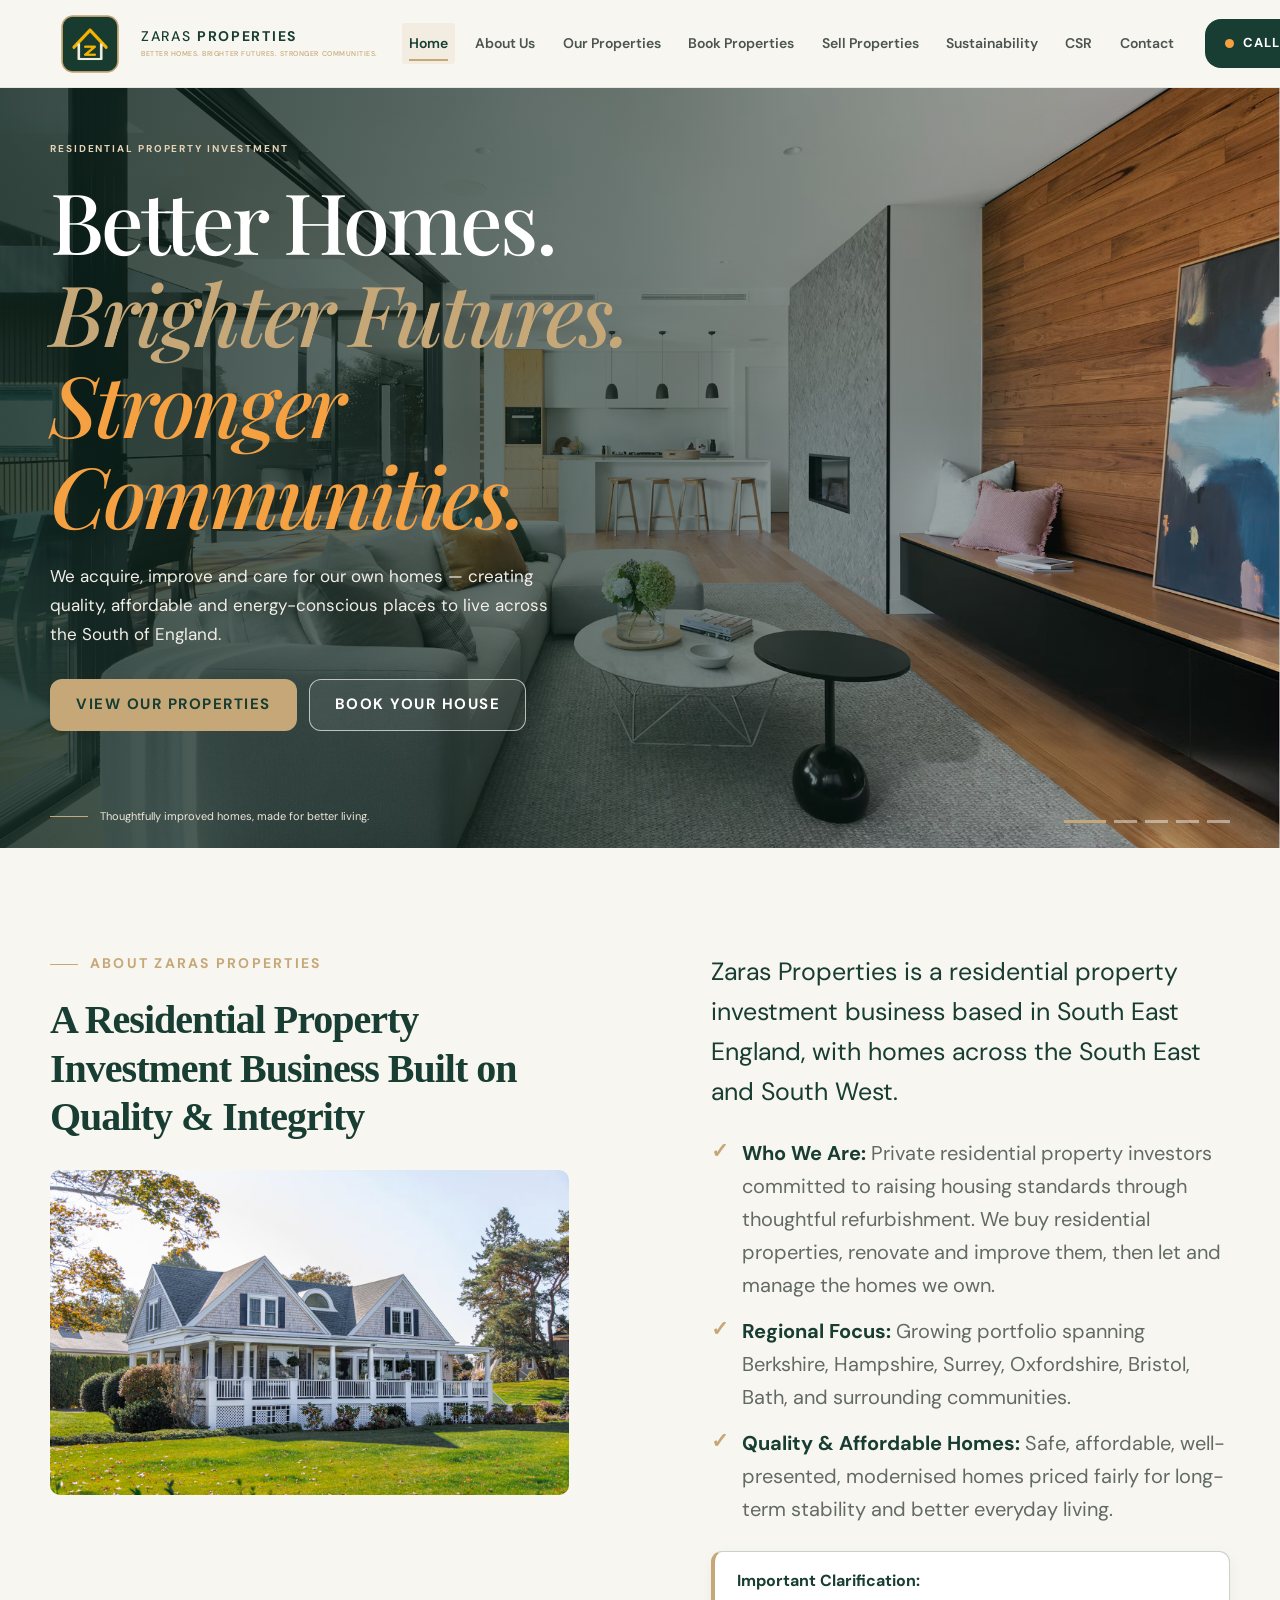
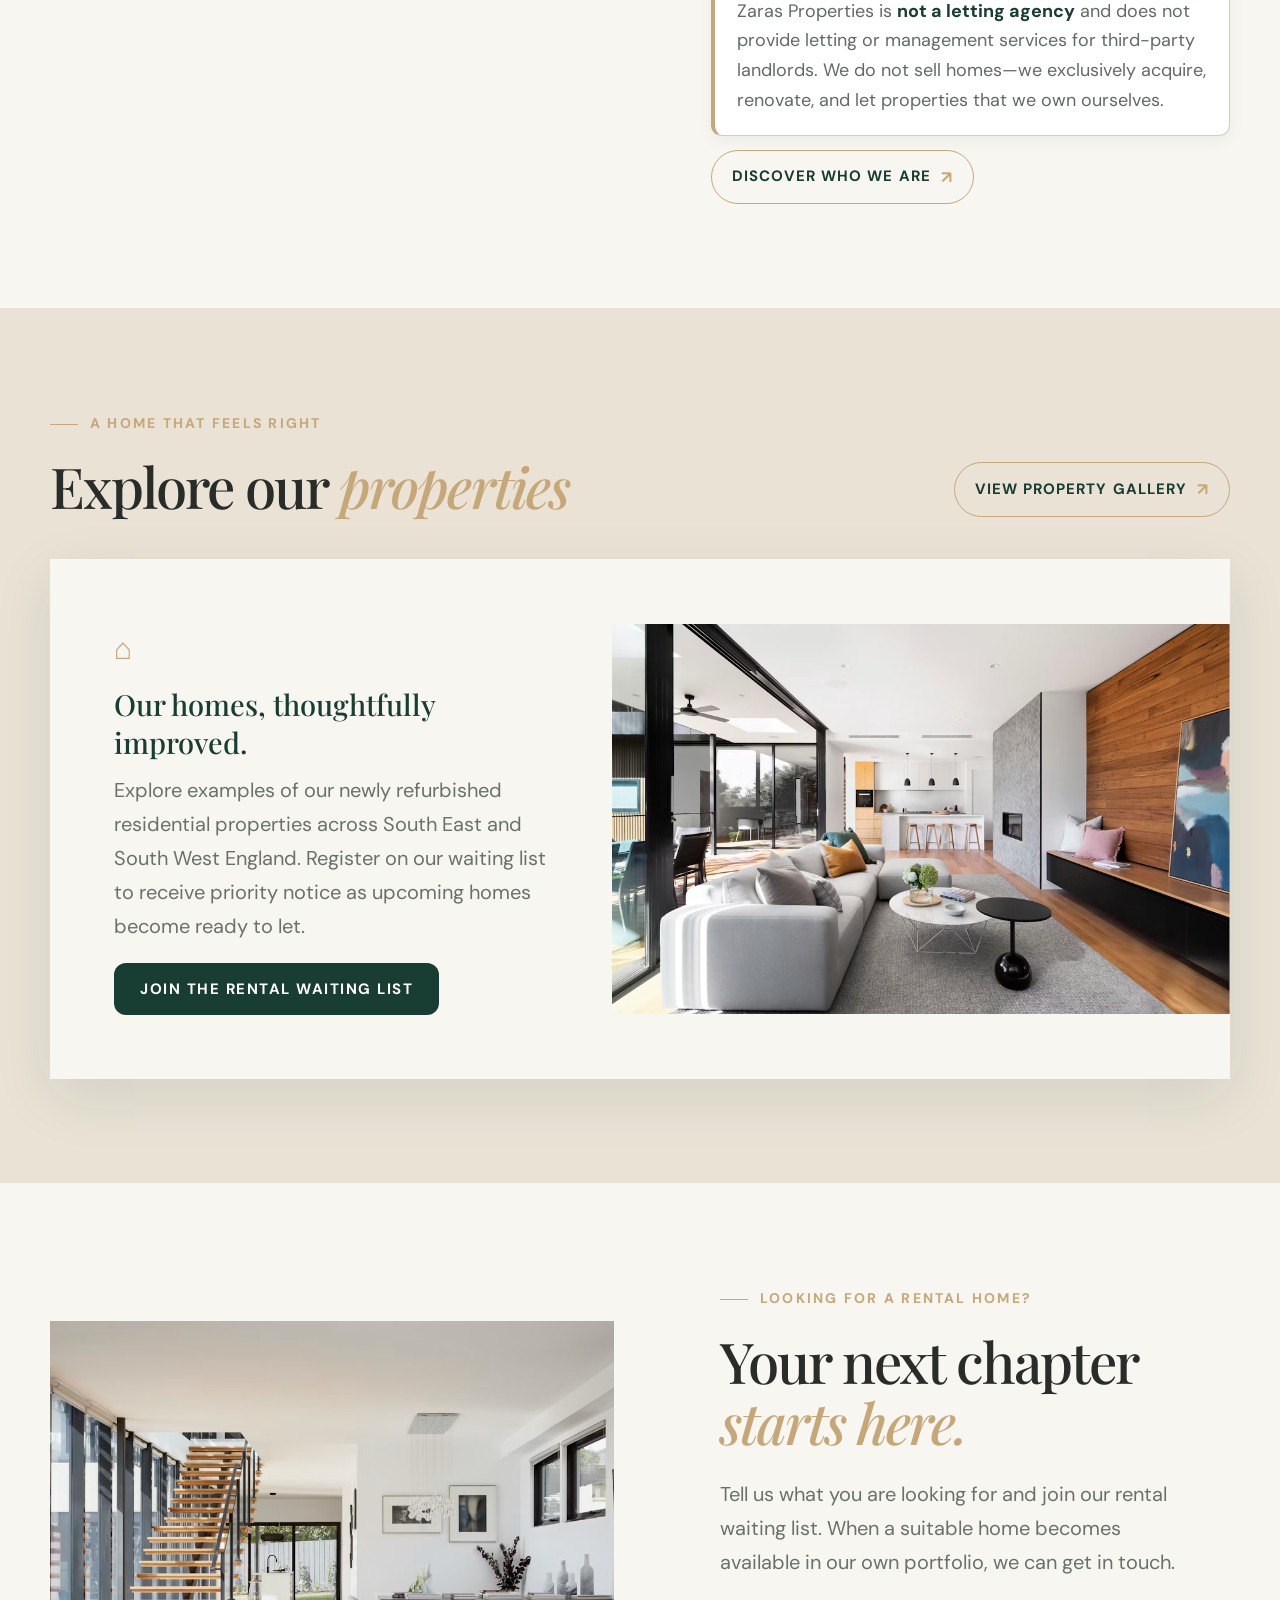
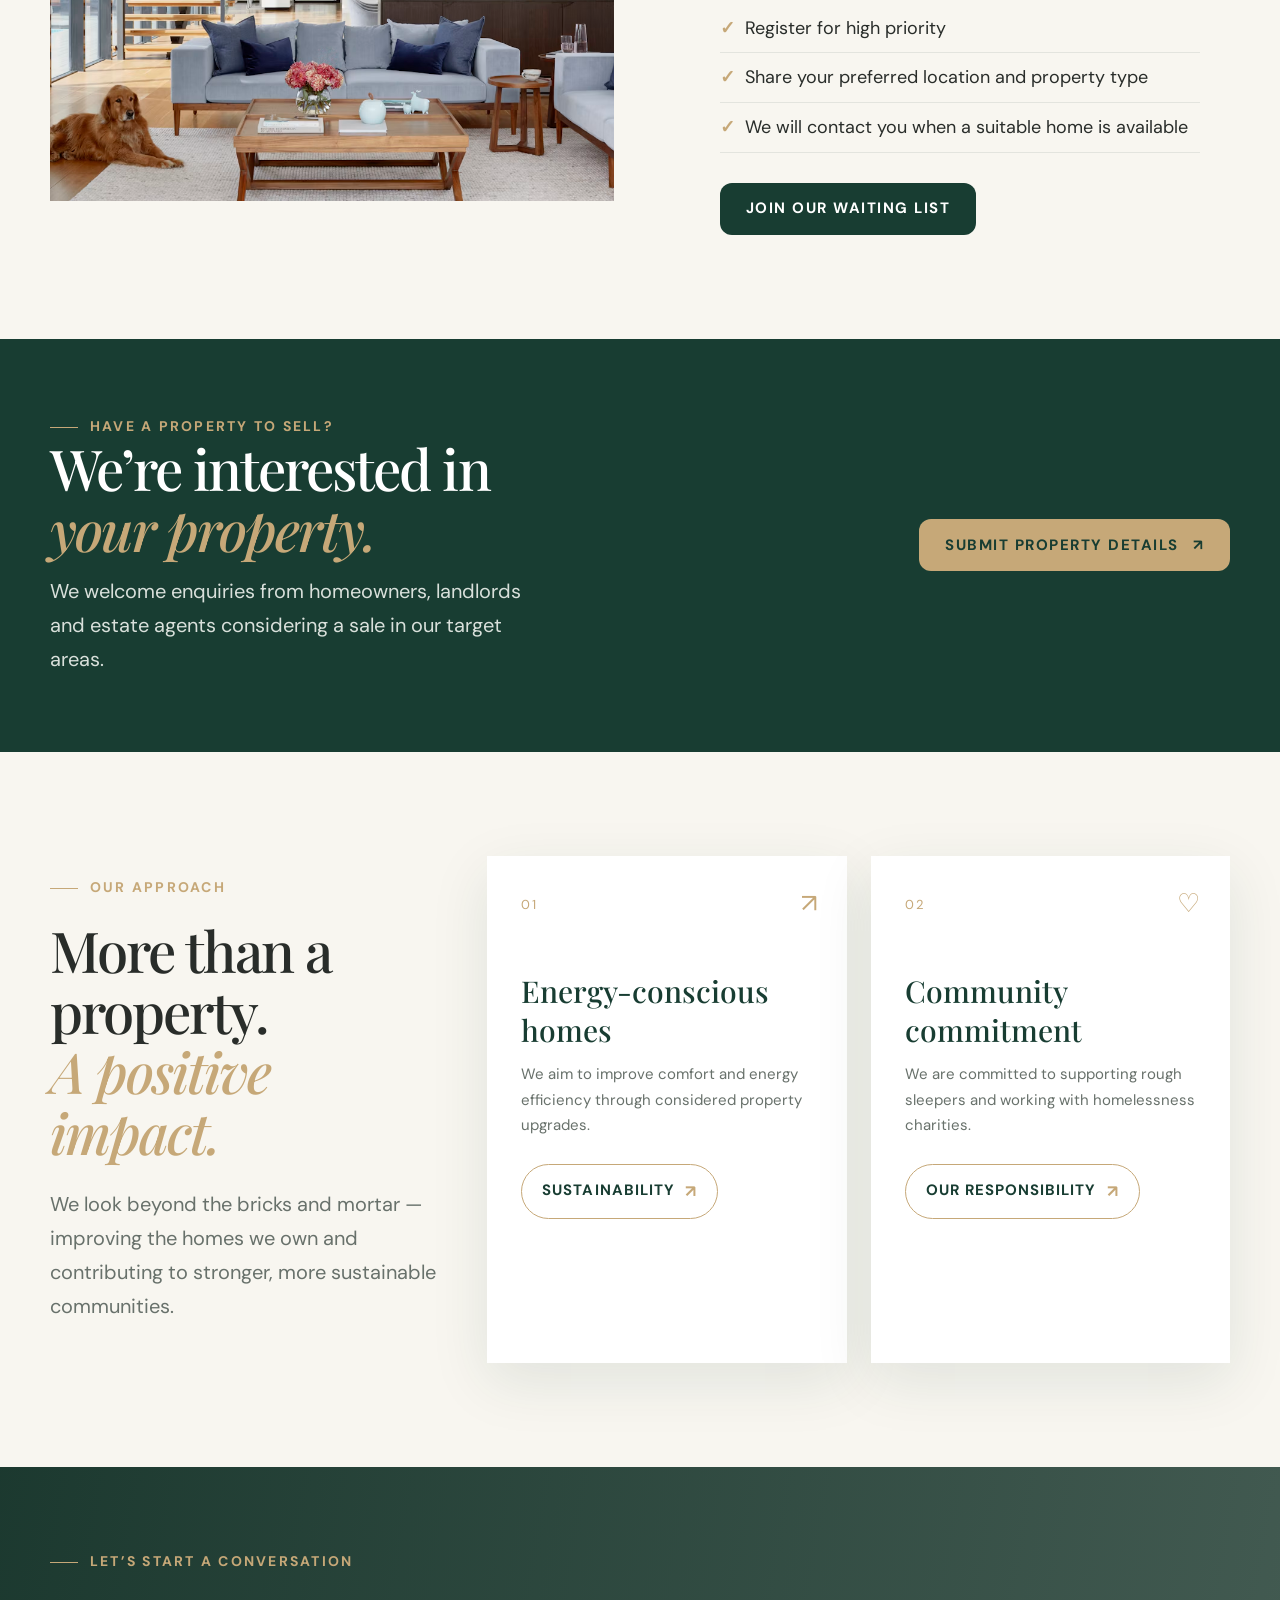
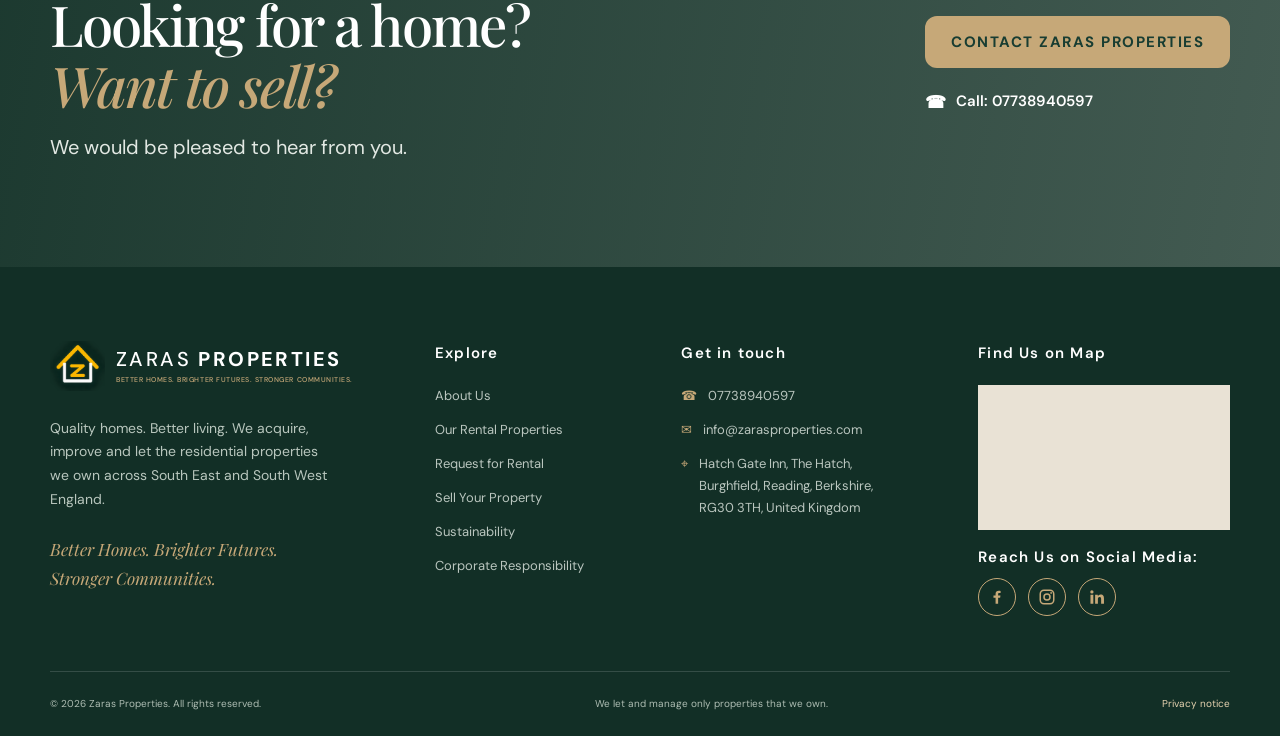
<file: index.html>
<!doctype html>
<html lang="en-GB">

<head>
  <meta charset="utf-8"><meta name="viewport" content="width=device-width, initial-scale=1">
  <title>Zaras Properties | Better Homes. Brighter Futures. Stronger Communities.</title>
  <meta name="description" content="Residential property investment and quality rental homes across South East and South West England.">
  <meta name="theme-color" content="#183D32">
  <link rel="preconnect" href="https://fonts.googleapis.com"><link rel="preconnect" href="https://fonts.gstatic.com" crossorigin>
  <link href="https://fonts.googleapis.com/css2?family=DM+Sans:wght@400;500;600;700&family=Playfair+Display:ital,wght@0,500;0,600;1,500;1,600&display=swap" rel="stylesheet">
  <link rel="stylesheet" href="assets/css/style.css">
  
  <link rel="icon" type="image/png" sizes="32x32" href="assets/images/favicon.ico" />
  
  
  <script defer src="assets/js/main.js"></script>
</head>


<body>

<a class="skip-link" href="#main">Skip to content</a>

<!-- Menu Part-->


<!-- Logo Section-->


<header class="site-header">
  <div class="container nav-wrap">
    
	<a class="brand" href="index.html" aria-label="Zaras Properties home">

    <img src="assets/images/zaras-logo.png"
         alt="Zaras Properties Logo"
         class="navbar-logo">

    <span class="brand-name">
        ZARAS <b>PROPERTIES</b>
        <small>BETTER HOMES. BRIGHTER FUTURES. STRONGER COMMUNITIES.</small>
    </span>

	</a>
	
	<!-- Main Menu Section-->
	
    <button class="menu-toggle" aria-label="Open navigation" aria-expanded="false"><span></span><span></span><span></span></button>
    <nav class="main-nav" aria-label="Main navigation">
      <a class="active" href="index.html">Home</a>
      <a class="" href="about.html">About Us</a>
      <a class="" href="properties.html">Our Properties</a>
      <a class="" href="rental-enquiry.html">Book Properties </a>
      <a class="" href="sell-property.html">Sell Properties</a>
      <a class="" href="sustainability.html">Sustainability</a>
      <a class="" href="csr.html">CSR</a>
      <a class="" href="contact.html">Contact</a>
    </nav>
    <a class="call-button" href="tel:07738940597"><span class="pulse-dot"></span> Call Us</a>
  </div>
</header>


<!-- Main Body  -->

<main>

<!-- Hero Section -->

  <section class="hero" aria-label="Welcome to Zaras Properties">
    <div class="hero-slides" aria-hidden="true">
	
      <div class="hero-slide active" style="background-image: url('assets/images/hero/Image-1.avif');"></div>
	  <div class="hero-slide active" style="background-image: url('assets/images/hero/Image-2.avif');"></div>
	  <div class="hero-slide active" style="background-image: url('assets/images/hero/Image-3.avif');"></div>
	  <div class="hero-slide active" style="background-image: url('assets/images/hero/Image-5.jpg');"></div>
	  <div class="hero-slide active" style="background-image: url('assets/images/hero/Image-4.avif');"></div>
	  <div class="hero-slide active" style="background-image: url('assets/images/hero/Image-6.jpeg');"></div>
	  
    </div>
    <div class="hero-shade"></div>
    <div class="container hero-content">
      <p class="eyebrow light">RESIDENTIAL PROPERTY INVESTMENT</p>
      
	  <h1>
		Better Homes.<br>
		<em>Brighter Futures.<br>
        <span class="stronger-text">Stronger Communities.</span>
		</em>
	</h1>
	
      <p class="hero-copy">We acquire, improve and care for our own homes — creating quality, affordable and energy-conscious places to live across the South of England.</p>
      <div class="button-row">
        <a class="button button-gold" href="properties.html">View Our Properties</a>
        <a class="button button-outline-light" href="rental-enquiry.html">Book Your House</a>
      </div>
      <div class="hero-caption"><span class="caption-line"></span><span id="hero-caption">Thoughtfully improved homes, made for better living.</span></div>
      <div class="hero-dots" aria-label="Choose hero image">
        <button class="hero-dot active" aria-label="Slide 1" data-slide="0"></button><button class="hero-dot" aria-label="Slide 2" data-slide="1"></button><button class="hero-dot" aria-label="Slide 3" data-slide="2"></button><button class="hero-dot" aria-label="Slide 4" data-slide="3"></button><button class="hero-dot" aria-label="Slide 5" data-slide="4"></button>
      </div>
    </div>
  </section>
  
  <!-- About Section -->

  <section class="intro-section section-pad">
    <div class="container split-intro">
      
	 
			<div class="about-heading">
				<span class="section-eyebrow">About Zaras Properties</span>

				<h2 class="about-section-title">
					A Residential Property Investment Business Built on Quality &amp; Integrity
				</h2>

				<div class="about-section-image">
					<img src="assets/images/about-image.avif"
						 alt="Residential property owned and renovated by Zaras Properties">
				</div>
           </div>

	  
      <div class="intro-copy"><p class="lead">Zaras Properties is a residential property investment business based in South East England, with homes across the South East and South West.</p>
	  
	  <div class="about-feature-list">

			<div class="about-feature-item">
				<span class="feature-check">✓</span>
				<p>
					<strong>Who We Are:</strong>
					
					Private residential property investors committed to raising
					housing standards through thoughtful refurbishment. We buy residential properties, renovate and improve them, then let and manage the homes we own.
				</p>

			</div>

			<div class="about-feature-item">
				<span class="feature-check">✓</span>
				<p>
					<strong>Regional Focus:</strong>
					Growing portfolio spanning Berkshire, Hampshire, Surrey,
					Oxfordshire, Bristol, Bath, and surrounding communities.
				</p>
			</div>

			<div class="about-feature-item">
				<span class="feature-check">✓</span>
				<p>
					<strong>Quality &amp; Affordable Homes:</strong>
					Safe, affordable, well-presented, modernised homes priced fairly for
					long-term stability and  better everyday living.
				</p>
			</div>

		</div>
		
		
		<div class="important-clarification">
			<h3>Important Clarification:</h3>
			<p>
				Zaras Properties is <strong>not a letting agency</strong> and does not provide letting or management services for third-party landlords. We do not sell homes—we exclusively acquire, renovate, and let properties that we own ourselves.
			</p>
		</div>
	  
	  <a class="text-link" href="about.html">Discover who we are <span>↗</span></a></div>
    
	
</div>
	
	



		


  </section>


<!-- Explore our properties Section -->

  <section class="section-pad bg-sand">
    <div class="container">
      <div class="section-heading"><div><p class="section-eyebrow">A HOME THAT FEELS RIGHT</p><h2>Explore our <em>properties</em></h2></div><a class="text-link" href="properties.html">View property gallery <span>↗</span></a></div>
                  <div class="empty-feature"><div><span class="empty-icon">⌂</span><h3>Our homes, thoughtfully improved.</h3><p>Explore examples of our newly refurbished residential properties across South East and South West England. Register on our waiting list to receive priority notice as upcoming homes become ready to let.</p><a class="button button-green" href="rental-enquiry.html">Join the rental waiting list</a>
				  
				  </div>
				  
				  <img src="assets/images/explorer-properties.avif"
							alt="Bright, renovated British-style home interior">
				  
				  </div>
          </div>
  </section>

<!-- Looking for properties Section -->

  <section class="section-pad">
    <div class="container feature-split">
	
      <div class="feature-image">
	  	  
	  <img src="assets/images/looking-for-rental.avif"
		alt="Bright, renovated British-style home interior">
	  </div>
	  
      <div class="feature-text"><p class="section-eyebrow">LOOKING FOR A RENTAL HOME?</p><h2>Your next chapter<br><em>starts here.</em></h2><p>Tell us what you are looking for and join our rental waiting list. When a suitable home becomes available in our own portfolio, we can get in touch.</p>
	  
	  <ul class="check-list">
	  
	  <li>Register for high priority</li>
	  <li>Share your preferred location and property type</li>
	  <li>We will contact you when a suitable home is available</li>
	  
	  </ul>
	  
	  <a class="button button-green" href="rental-enquiry.html">Join Our Waiting List</a>
	  
	  </div>
    </div>
  </section>

<!-- HAVE A PROPERTY TO SELL Section -->

  <section class="sell-band">
    
	<div class="container sell-inner">
	
	<div>
		<p class="section-eyebrow light">HAVE A PROPERTY TO SELL?</p><h2>We’re interested in<br><em>your property.</em></h2><p>We welcome enquiries from homeowners, landlords and estate agents considering a sale in our target areas.</p>
	
	</div>
	
	<a class="button button-gold" href="sell-property.html">Submit Property Details <span>↗</span></a>
	
	</div>
  </section>

<!-- Our Approach Section -->

  <section class="section-pad">
    <div class="container values-grid">
      
	  <div class="value-intro">
	  <p class="section-eyebrow">OUR APPROACH</p><h2>More than a property.<br><em>A positive impact.</em></h2><p>We look beyond the bricks and mortar — improving the homes we own and contributing to stronger, more sustainable communities.</p>
	  </div>
	  
      <a class="value-card" href="sustainability.html"><span class="value-number">01</span><span class="value-icon">↗</span><h3>Energy-conscious homes</h3><p>We aim to improve comfort and energy efficiency through considered property upgrades.</p><span class="text-link">Sustainability <b>↗</b></span></a>
	  
      <a class="value-card" href="csr.html"><span class="value-number">02</span><span class="value-icon">♡</span><h3>Community commitment</h3><p>We are committed to supporting rough sleepers and working with homelessness charities.</p><span class="text-link">Our responsibility <b>↗</b></span></a>
    </div>
  
  </section>
  
  
  <!-- Contact Section -->

  <section class="contact-cta">
    <div class="container cta-inner">
	
	<div><p class="section-eyebrow light">LET’S START A CONVERSATION</p><h2>Looking for a home?<br><em>Want to sell?</em></h2><p>We would be pleased to hear from you.</p>
	</div>
	
	
		<div class="cta-actions">
			<a class="button button-gold" href="contact.html">
				Contact Zaras Properties
			</a>

			<a class="phone-link light" href="tel:07738940597">
				<span class="phone-icon">☎</span>
				Call: 07738940597
			</a>
		</div>

	
	</div>
  </section>
  
</main>



<!-- Footer Part -->

<footer class="site-footer">

  <div class="container footer-grid">
  
    <div class="footer-brand">
	
		
		<a class="brand brand-light" href="index.html">
			<img src="assets/images/logo-footer.png"
     		alt="Zaras Properties Logo"
			class="footer-logo">

			<span class="brand-name">
				ZARAS <b>PROPERTIES</b>
				<small>BETTER HOMES. BRIGHTER FUTURES. STRONGER COMMUNITIES.</small>
			</span>
		
		</a>

		<p>Quality homes. Better living. We acquire, improve and let the residential properties we own across South East and South West England.</p>

		<p class="footer-slogan">Better Homes. Brighter Futures.<br>Stronger Communities.</p>

		
	</div>
	
	
    <div>
	
		<h3>Explore</h3>
		<ul>
		<li><a href="about.html">About Us</a></li>
		<li><a href="properties.html">Our Rental Properties</a></li>
		<li><a href="rental-enquiry.html">Request for Rental</a></li>
		<li><a href="sell-property.html">Sell Your Property</a></li>
		<li><a href="sustainability.html">Sustainability</a></li>
		<li><a href="csr.html">Corporate Responsibility</a></li>
		</ul>
	
	</div>
	
    <div>
		<h3>Get in touch</h3>
		<ul class="contact-list">
		
		<li><span>☎</span><a href="tel:07738940597">07738940597</a></li>
		<li><span>✉</span><a href="mailto:info@zarasproperties.com">info@zarasproperties.com</a></li>
		<li><span>⌖</span><span>Hatch Gate Inn, The Hatch,<br>Burghfield, Reading, Berkshire,<br>RG30 3TH, United Kingdom</span></li>
		
		</ul>
	</div>
	
    <div>
	
		<h3>Find Us on Map</h3>
		<div class="map-frame footer-map">
		<iframe title="Zaras Properties office location" loading="lazy" referrerpolicy="no-referrer-when-downgrade" src="https://www.google.com/maps?q=Hatch%20Gate%20Inn%2C%20The%20Hatch%2C%20Burghfield%2C%20Reading%2C%20Berkshire%2C%20RG30%203TH&output=embed"></iframe>
		</div>
		
		
		
			
			
				<h3 class="social-heading">Reach Us on Social Media:</h3>

				<div class="social-links">

					<!-- Facebook -->
					<a href="https://www.facebook.com/profile.php?id=61559239577833"
					   target="_blank" rel="noopener noreferrer"
					   aria-label="Facebook">

						<svg viewBox="0 0 24 24" aria-hidden="true">
							<path fill="currentColor" d="M13.5 21v-8h2.7l.4-3h-3.1V8.1c0-.9.3-1.5 1.6-1.5h1.7V3.9c-.3 0-1.3-.1-2.5-.1-2.5 0-4.2 1.5-4.2 4.3V10H7.3v3h2.8v8z"/>
						</svg>
					</a>

					<!-- Instagram -->
					<a href="https://www.instagram.com/zarasproperties"
					   target="_blank" rel="noopener noreferrer"
					   aria-label="Instagram">

						<svg viewBox="0 0 24 24" aria-hidden="true">
							<rect x="3" y="3" width="18" height="18" rx="5" fill="none" stroke="currentColor" stroke-width="2"/>
							<circle cx="12" cy="12" r="4" fill="none" stroke="currentColor" stroke-width="2"/>
							<circle cx="17.5" cy="6.5" r="1.2" fill="currentColor"/>
						</svg>
					</a>

					<!-- LinkedIn -->
					<a href="https://www.linkedin.com/company/zaras-properties"
					   target="_blank" rel="noopener noreferrer"
					   aria-label="LinkedIn">

						<svg viewBox="0 0 24 24" aria-hidden="true">
							<path fill="currentColor" d="M5.2 3a2.2 2.2 0 1 0 0 4.4 2.2 2.2 0 0 0 0-4.4ZM3.3 9h3.8v12H3.3zm6.2 0h3.6v1.6h.1a4 4 0 0 1 3.6-2c3.8 0 4.5 2.5 4.5 5.7V21h-3.8v-5.9c0-1.4 0-3.2-2-3.2s-2.3 1.5-2.3 3.1V21H9.5z"/>
						</svg>
					</a>

				</div>



		
	</div>
	
		
	
  </div>
  
  <div class="container footer-bottom"><span>© 2026 Zaras Properties. All rights reserved.</span><span>We let and manage only properties that we own.</span><a href="privacy.html">Privacy notice</a></div>
  
  
</footer>


</body>

</html>
</file>
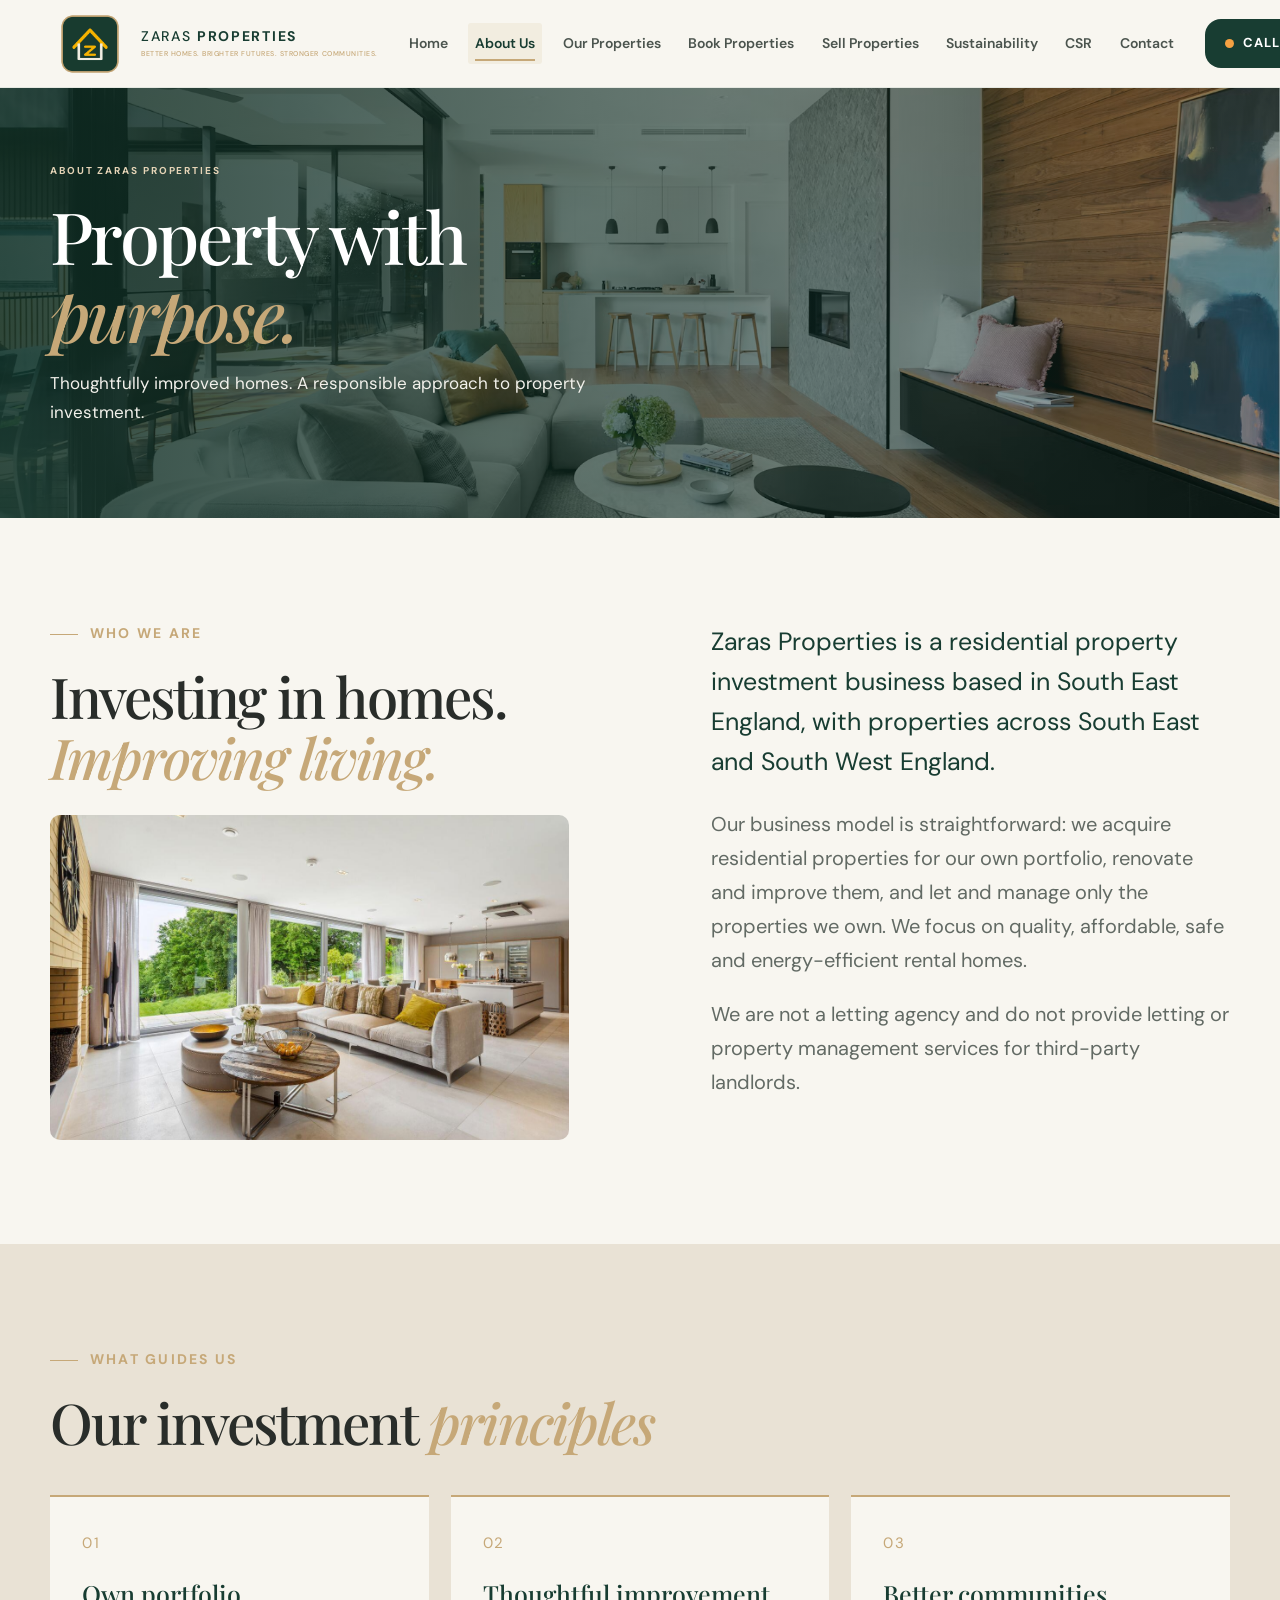
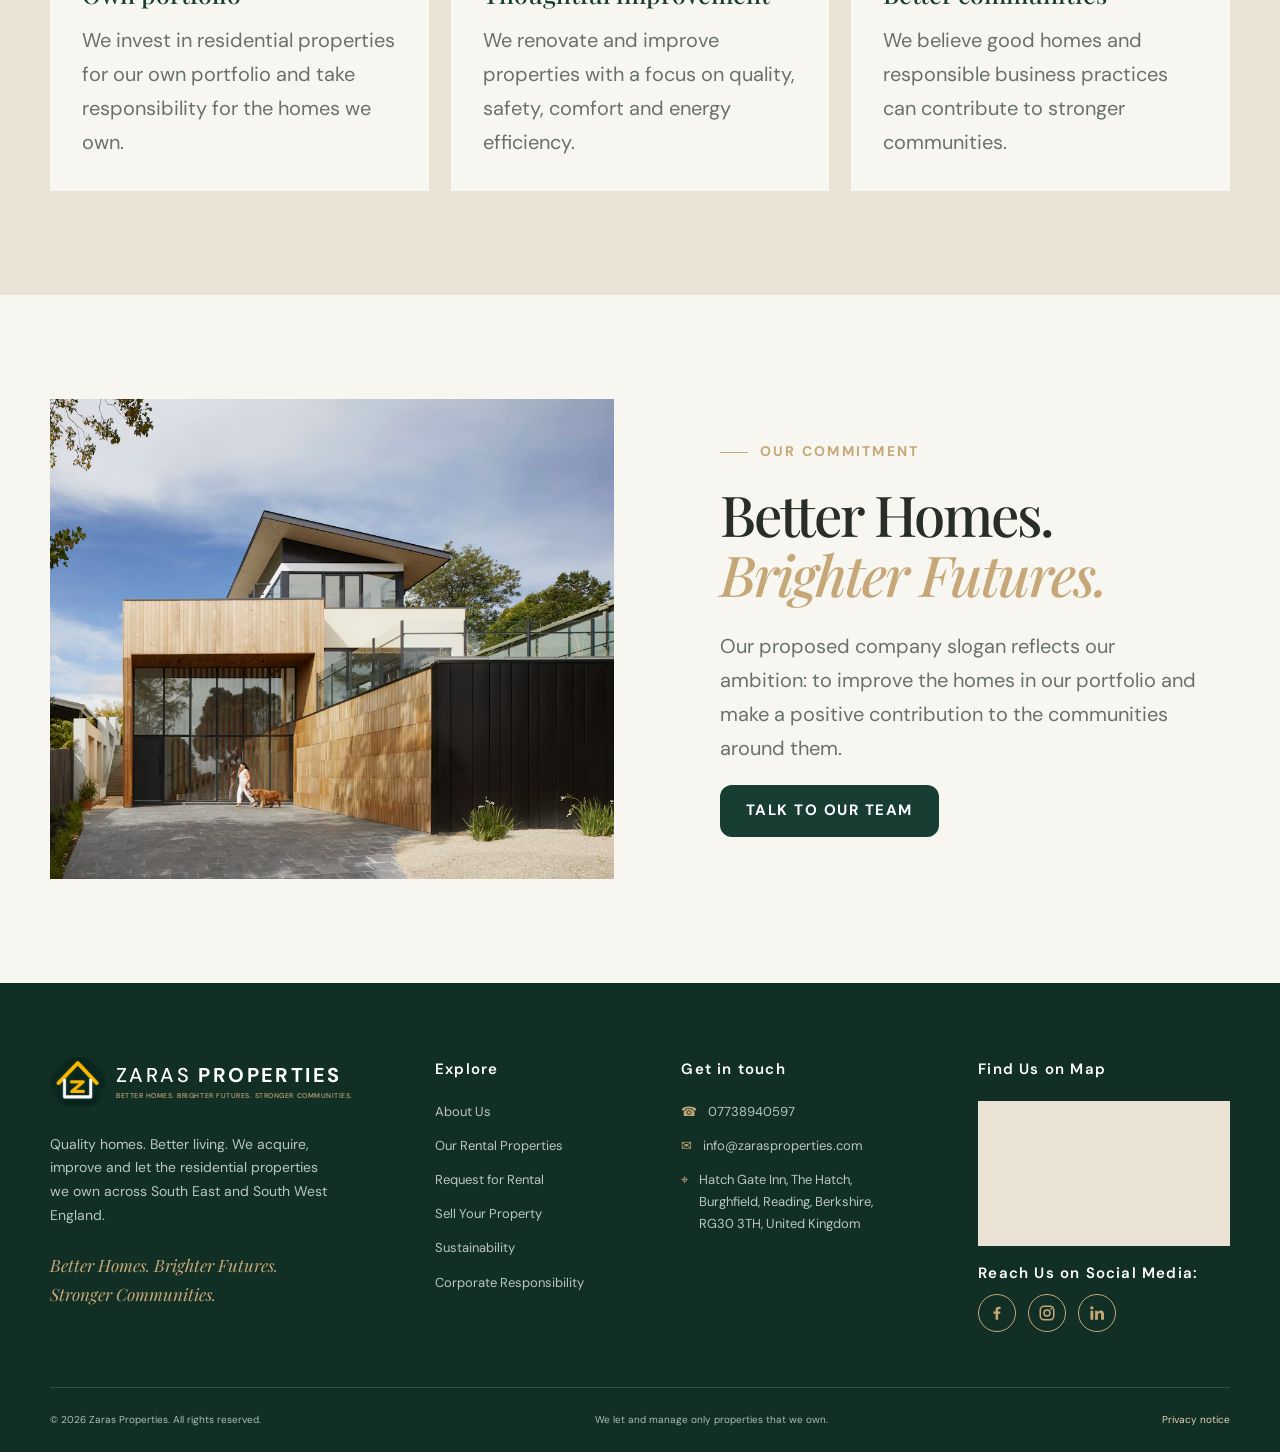
<file: about.html>
<!doctype html>
<html lang="en-GB">
<head>
  <meta charset="utf-8"><meta name="viewport" content="width=device-width, initial-scale=1">
  <title>About Us | Zaras Properties</title>
  <meta name="description" content="Learn about Zaras Properties, a residential property investment business in Southern England.">
  <meta name="theme-color" content="#183D32">
  <link rel="preconnect" href="https://fonts.googleapis.com"><link rel="preconnect" href="https://fonts.gstatic.com" crossorigin>
  <link href="https://fonts.googleapis.com/css2?family=DM+Sans:wght@400;500;600;700&family=Playfair+Display:ital,wght@0,500;0,600;1,500;1,600&display=swap" rel="stylesheet">
  <link rel="stylesheet" href="assets/css/style.css">
  <link rel="icon" type="image/png" sizes="32x32" href="assets/images/favicon.ico" />
  <script defer src="assets/js/main.js"></script>
</head>


<body>
<a class="skip-link" href="#main">Skip to content</a>



<!-- Logo Section-->

<header class="site-header">
  <div class="container nav-wrap">

    <a class="brand" href="index.html" aria-label="Zaras Properties home">

      <img src="assets/images/zaras-logo.png"
           alt="Zaras Properties Logo"
           class="navbar-logo">

      <span class="brand-name">
        ZARAS <b>PROPERTIES</b>
        <small>BETTER HOMES. BRIGHTER FUTURES. STRONGER COMMUNITIES.</small>
      </span>

    </a>

    <!-- Main Menu Section-->

    <button class="menu-toggle" aria-label="Open navigation" aria-expanded="false"><span></span><span></span><span></span></button>

    <nav class="main-nav" aria-label="Main navigation">
      <a class="" href="index.html">Home</a>
      <a class="active" href="about.html">About Us</a>
      <a class="" href="properties.html">Our Properties</a>
      <a class="" href="rental-enquiry.html">Book Properties</a>
      <a class="" href="sell-property.html">Sell Properties</a>
      <a class="" href="sustainability.html">Sustainability</a>
      <a class="" href="csr.html">CSR</a>
      <a class="" href="contact.html">Contact</a>
    </nav>

    <a class="call-button" href="tel:07738940597"><span class="pulse-dot"></span> Call Us</a>

  </div>
</header>



<!-- Main Body  -->

<main id="main">

<!-- Page Hero  -->

<section class="page-hero" style="--page-image: url('../images/about-page-hero.avif');">
  <div class="container">
    <p class="eyebrow light">ABOUT ZARAS PROPERTIES</p>
    <h1>Property with<br><em>purpose.</em></h1>
    <p>Thoughtfully improved homes. A responsible approach to property investment.</p>
  </div>
</section>

<!-- Pad Section  -->

<section class="section-pad">

<div class="container split-intro">

	<div>

	<p class="section-eyebrow">WHO WE ARE</p><h2>Investing in homes.<br><em>Improving living.</em></h2>

		<div class="about-section-image">
				<img
                src="assets/images/about-body.jpg"
                alt="Zaras Properties community commitment"
                class="community-image"
				>
			</div>
	
	</div>

	<div class="intro-copy">
		<p class="lead">Zaras Properties is a residential property investment business based in South East England, with properties across South East and South West England.</p><p>Our business model is straightforward: we acquire residential properties for our own portfolio, renovate and improve them, and let and manage only the properties we own. We focus on quality, affordable, safe and energy-efficient rental homes.</p><p>We are not a letting agency and do not provide letting or property management services for third-party landlords.</p>

	</div>

</div>

</section>


<!--What guide US-->

<section class="section-pad bg-sand">
<div class="container">

<div class="section-heading"><div><p class="section-eyebrow">WHAT GUIDES US</p><h2>Our investment <em>principles</em></h2></div>

</div>

<div class="three-grid">

<article class="simple-card"><span class="card-index">01</span><h3>Own portfolio</h3><p>We invest in residential properties for our own portfolio and take responsibility for the homes we own.</p></article>

<article class="simple-card"><span class="card-index">02</span><h3>Thoughtful improvement</h3><p>We renovate and improve properties with a focus on quality, safety, comfort and energy efficiency.</p></article>

<article class="simple-card"><span class="card-index">03</span><h3>Better communities</h3><p>We believe good homes and responsible business practices can contribute to stronger communities.</p>
</article>

</div>

</div>

</section>


<!--Commitment section-->


<section class="section-pad">

<div class="container feature-split">

	<div class="feature-image">
	
	<img src="assets/images/commitment-section.avif" alt="Renovated neutral-toned home interior">
	</div>
	
	<div class="feature-text">
	
	<p class="section-eyebrow">OUR COMMITMENT</p>
	<h2>Better Homes.<br><em>Brighter Futures.</em></h2>
	<p>Our proposed company slogan reflects our ambition: to improve the homes in our portfolio and make a positive contribution to the communities around them.</p>
	<a class="button button-green" href="contact.html">Talk to our team</a>
	
	</div>

</div>

</section>


</main>




<!-- Footer Part -->

<footer class="site-footer">

  <div class="container footer-grid">
  
    <div class="footer-brand">
	
		
		<a class="brand brand-light" href="index.html">
			<img src="assets/images/logo-footer.png"
     		alt="Zaras Properties Logo"
			class="footer-logo">

			<span class="brand-name">
				ZARAS <b>PROPERTIES</b>
				<small>BETTER HOMES. BRIGHTER FUTURES. STRONGER COMMUNITIES.</small>
			</span>
		
		</a>

		<p>Quality homes. Better living. We acquire, improve and let the residential properties we own across South East and South West England.</p>

		<p class="footer-slogan">Better Homes. Brighter Futures.<br>Stronger Communities.</p>

		
	</div>
	
	
    <div>
	
		<h3>Explore</h3>
		<ul>
		<li><a href="about.html">About Us</a></li>
		<li><a href="properties.html">Our Rental Properties</a></li>
		<li><a href="rental-enquiry.html">Request for Rental</a></li>
		<li><a href="sell-property.html">Sell Your Property</a></li>
		<li><a href="sustainability.html">Sustainability</a></li>
		<li><a href="csr.html">Corporate Responsibility</a></li>
		</ul>
	
	</div>
	
    <div>
		<h3>Get in touch</h3>
		<ul class="contact-list">
		
		<li><span>☎</span><a href="tel:07738940597">07738940597</a></li>
		<li><span>✉</span><a href="mailto:info@zarasproperties.com">info@zarasproperties.com</a></li>
		<li><span>⌖</span><span>Hatch Gate Inn, The Hatch,<br>Burghfield, Reading, Berkshire,<br>RG30 3TH, United Kingdom</span></li>
		
		</ul>
	</div>
	
    <div>
	
		<h3>Find Us on Map</h3>
		<div class="map-frame footer-map">
		<iframe title="Zaras Properties office location" loading="lazy" referrerpolicy="no-referrer-when-downgrade" src="https://www.google.com/maps?q=Hatch%20Gate%20Inn%2C%20The%20Hatch%2C%20Burghfield%2C%20Reading%2C%20Berkshire%2C%20RG30%203TH&output=embed"></iframe>
		</div>
		
		
		
			
			
				<h3 class="social-heading">Reach Us on Social Media:</h3>

				<div class="social-links">

					<!-- Facebook -->
					<a href="https://www.facebook.com/profile.php?id=61559239577833"
					   target="_blank" rel="noopener noreferrer"
					   aria-label="Facebook">

						<svg viewBox="0 0 24 24" aria-hidden="true">
							<path fill="currentColor" d="M13.5 21v-8h2.7l.4-3h-3.1V8.1c0-.9.3-1.5 1.6-1.5h1.7V3.9c-.3 0-1.3-.1-2.5-.1-2.5 0-4.2 1.5-4.2 4.3V10H7.3v3h2.8v8z"/>
						</svg>
					</a>

					<!-- Instagram -->
					<a href="https://www.instagram.com/zarasproperties"
					   target="_blank" rel="noopener noreferrer"
					   aria-label="Instagram">

						<svg viewBox="0 0 24 24" aria-hidden="true">
							<rect x="3" y="3" width="18" height="18" rx="5" fill="none" stroke="currentColor" stroke-width="2"/>
							<circle cx="12" cy="12" r="4" fill="none" stroke="currentColor" stroke-width="2"/>
							<circle cx="17.5" cy="6.5" r="1.2" fill="currentColor"/>
						</svg>
					</a>

					<!-- LinkedIn -->
					<a href="https://www.linkedin.com/company/zaras-properties"
					   target="_blank" rel="noopener noreferrer"
					   aria-label="LinkedIn">

						<svg viewBox="0 0 24 24" aria-hidden="true">
							<path fill="currentColor" d="M5.2 3a2.2 2.2 0 1 0 0 4.4 2.2 2.2 0 0 0 0-4.4ZM3.3 9h3.8v12H3.3zm6.2 0h3.6v1.6h.1a4 4 0 0 1 3.6-2c3.8 0 4.5 2.5 4.5 5.7V21h-3.8v-5.9c0-1.4 0-3.2-2-3.2s-2.3 1.5-2.3 3.1V21H9.5z"/>
						</svg>
					</a>

				</div>



		
	</div>
	
		
	
  </div>
  
  <div class="container footer-bottom"><span>© 2026 Zaras Properties. All rights reserved.</span><span>We let and manage only properties that we own.</span><a href="privacy.html">Privacy notice</a></div>
  
  
</footer>



</body>

</html>
</file>
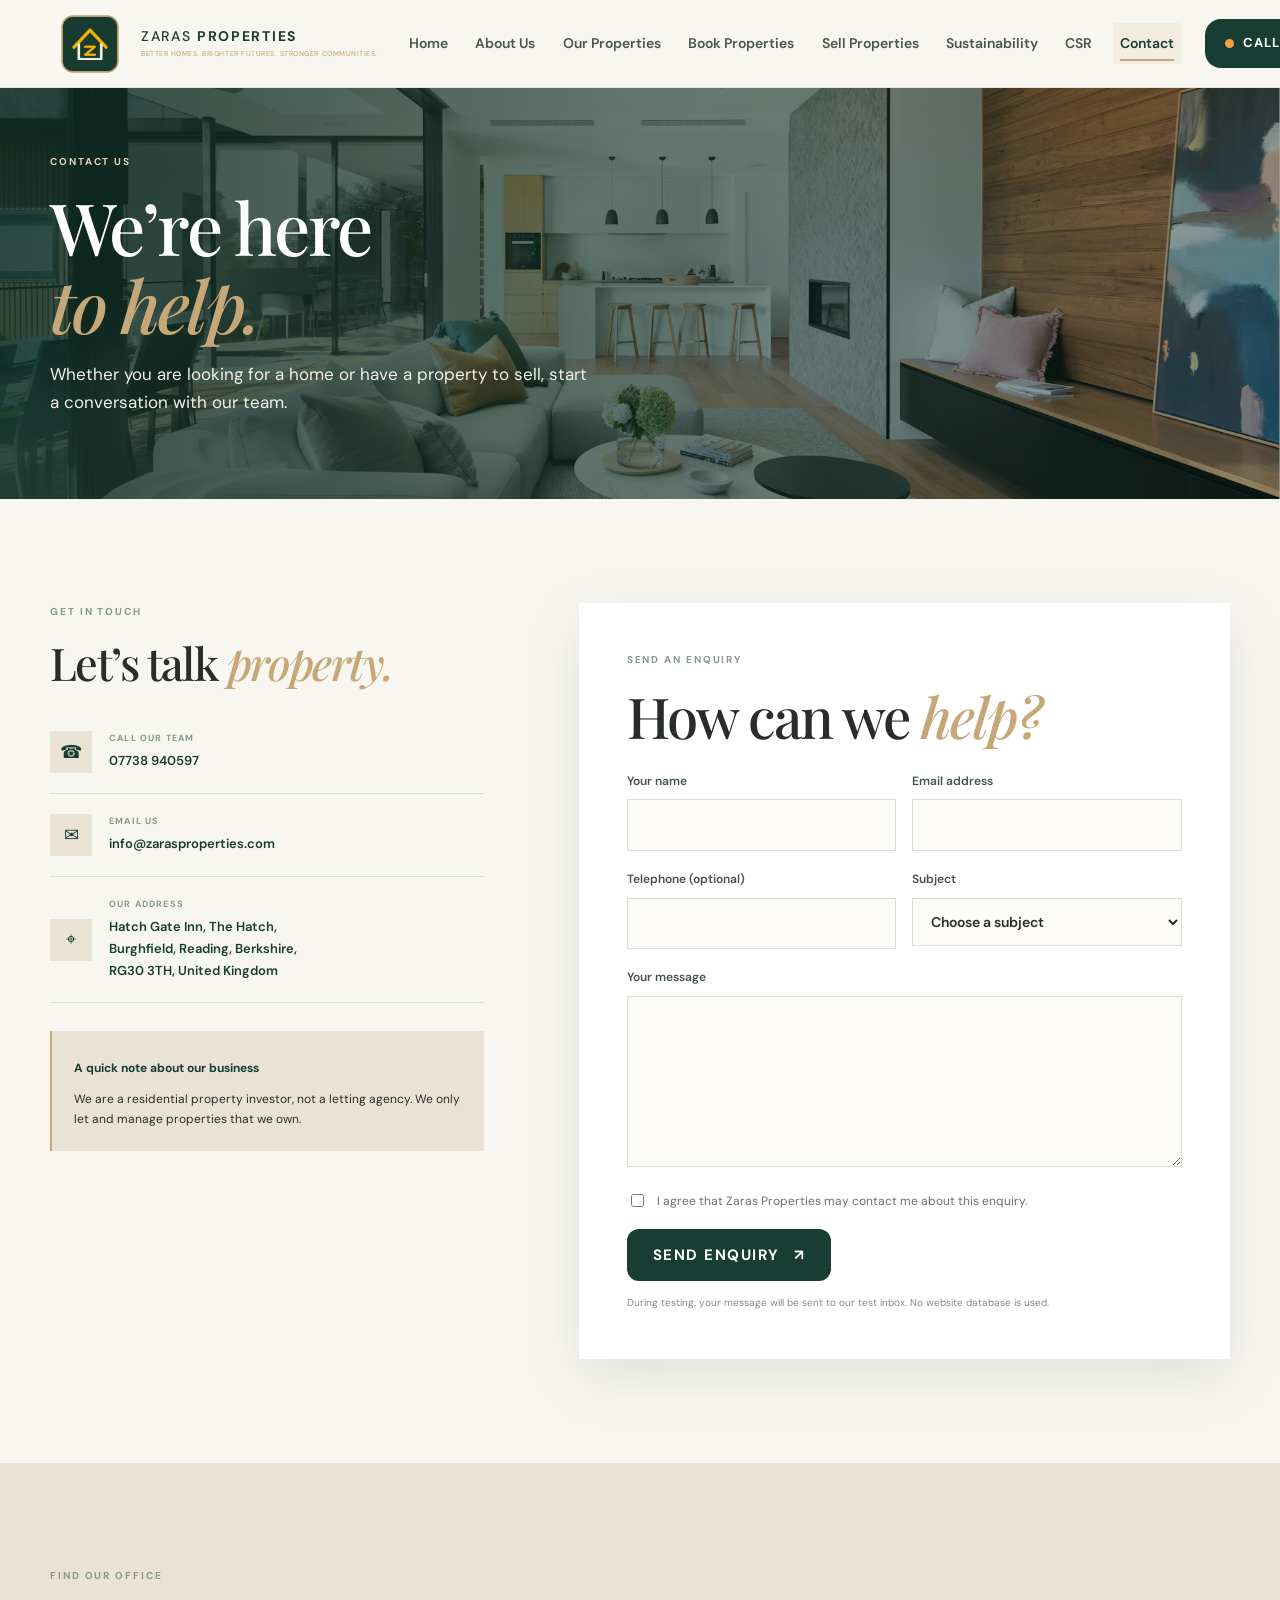
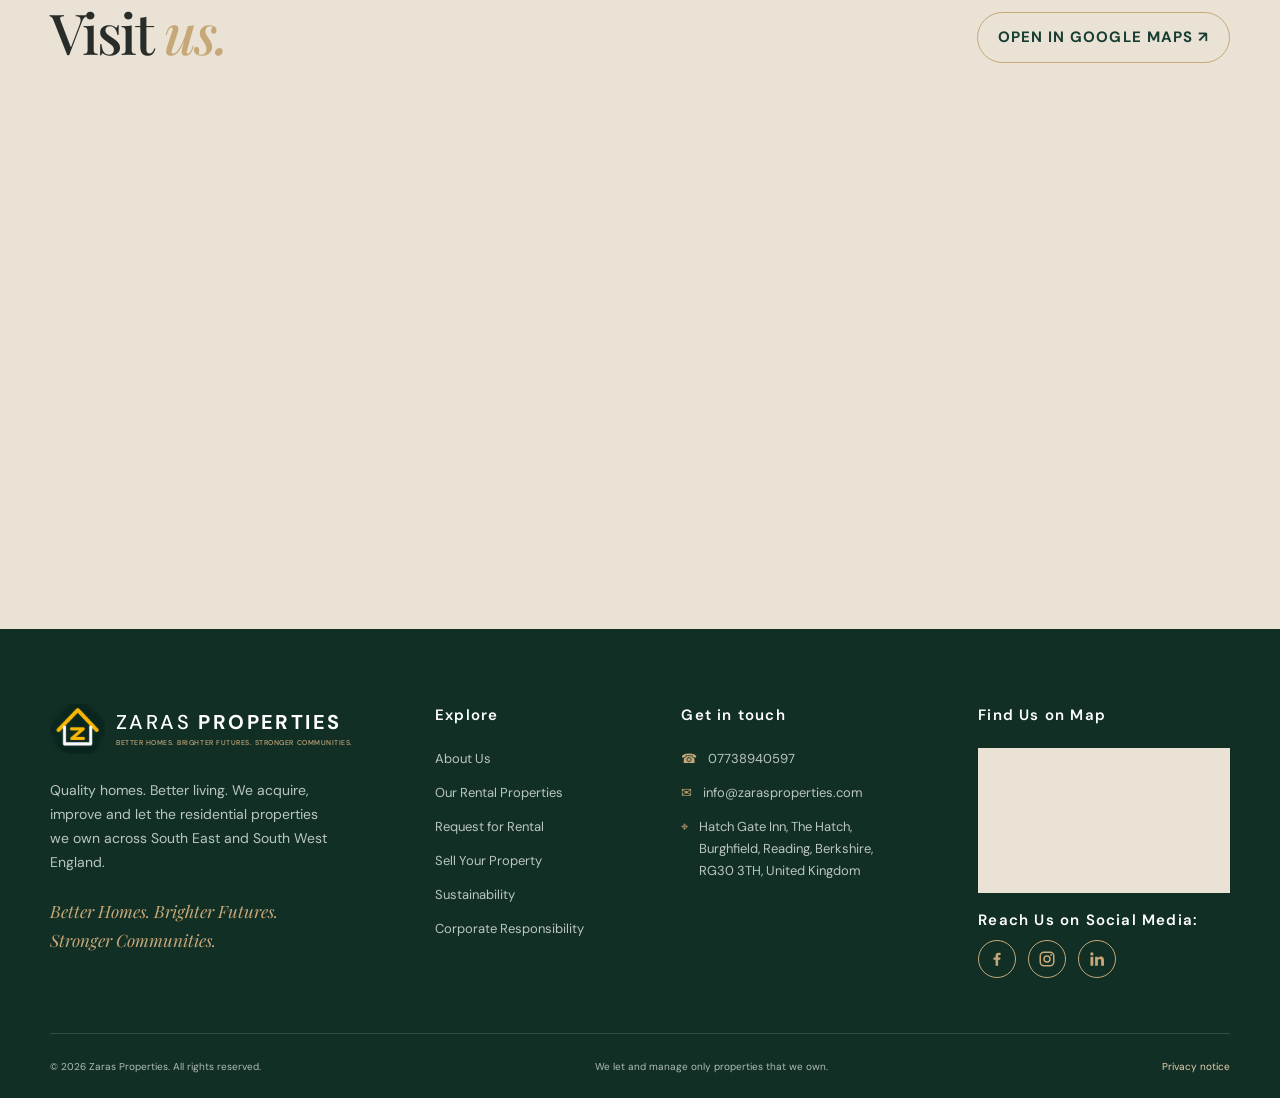
<file: contact.html>
<!doctype html>
<html lang="en-GB">
<head>
  <meta charset="utf-8"><meta name="viewport" content="width=device-width, initial-scale=1">
  <title>Contact Us | Zaras Properties</title>
  <meta name="description" content="Contact Zaras Properties by telephone or email about rental homes, property sales and general enquiries.">
  <meta name="theme-color" content="#183D32">
  <link rel="preconnect" href="https://fonts.googleapis.com"><link rel="preconnect" href="https://fonts.gstatic.com" crossorigin>
  <link href="https://fonts.googleapis.com/css2?family=DM+Sans:wght@400;500;600;700&family=Playfair+Display:ital,wght@0,500;0,600;1,500;1,600&display=swap" rel="stylesheet">
  <link rel="stylesheet" href="assets/css/style.css">
  <link rel="icon" type="image/png" sizes="32x32" href="assets/images/favicon.ico" />
  <script defer src="assets/js/main.js"></script>
</head>


<body>

<a class="skip-link" href="#main">Skip to content</a>



<!-- Logo Section-->

<header class="site-header">
  <div class="container nav-wrap">

    <a class="brand" href="index.html" aria-label="Zaras Properties home">

      <img src="assets/images/zaras-logo.png"
           alt="Zaras Properties Logo"
           class="navbar-logo">

      <span class="brand-name">
        ZARAS <b>PROPERTIES</b>
        <small>BETTER HOMES. BRIGHTER FUTURES. STRONGER COMMUNITIES.</small>
      </span>

    </a>

    <!-- Main Menu Section-->

    <button class="menu-toggle" aria-label="Open navigation" aria-expanded="false"><span></span><span></span><span></span></button>

    <nav class="main-nav" aria-label="Main navigation">
      <a class="" href="index.html">Home</a>
      <a class="" href="about.html">About Us</a>
      <a class="" href="properties.html">Our Properties</a>
      <a class="" href="rental-enquiry.html">Book Properties</a>
      <a class="" href="sell-property.html">Sell Properties</a>
      <a class="" href="sustainability.html">Sustainability</a>
      <a class="" href="csr.html">CSR</a>
      <a class="active" href="contact.html">Contact</a>
    </nav>

    <a class="call-button" href="tel:07738940597"><span class="pulse-dot"></span> Call Us</a>

  </div>
</header>



<!--Main body part-->

<main id="main">


<!--Hero section-->


<section class="page-hero compact-hero" style="--page-image: url('../images/about-page-hero.avif');">

  <div class="container">
    <p class="eyebrow light">CONTACT US</p>
    <h1>We’re here<br><em>to help.</em></h1>
    <p>Whether you are looking for a home or have a property to sell, start a conversation with our team.</p>
  </div>

</section>


<!--Contact and form Info section-->


<section class="section-pad">

<div class="container contact-layout">



<div class="contact-details">

	<p class="eyebrow">GET IN TOUCH</p>
	
	<h2>Let’s talk <em>property.</em></h2>
	
	<a class="contact-method" href="tel:07738940597"><span>☎</span><div><small>CALL OUR TEAM</small><strong>07738 940597</strong></div></a>
	
	<a class="contact-method" href="mailto:info@zarasproperties.com"><span>✉</span><div><small>EMAIL US</small><strong>info@zarasproperties.com</strong></div></a>
	
	<div class="contact-method"><span>⌖</span><div><small>OUR ADDRESS</small><strong>Hatch Gate Inn, The Hatch,<br>Burghfield, Reading, Berkshire,<br>RG30 3TH, United Kingdom</strong></div></div>
	
	<div class="aside-note"><strong>A quick note about our business</strong><p>We are a residential property investor, not a letting agency. We only let and manage properties that we own.</p></div>

</div>

<!--Contact form section-->



<form class="contact-form" action="send-mail.php" method="post">

    <input type="hidden" name="form_type" value="general">

    <p class="eyebrow">SEND AN ENQUIRY</p>
    <h2>How can we <em>help?</em></h2>

    <div class="form-row">
        <label>
            Your name
            <input name="name" autocomplete="name" required maxlength="100">
        </label>

        <label>
            Email address
            <input type="email" name="email" autocomplete="email" required maxlength="150">
        </label>
    </div>

    <div class="form-row">

        <label>
            Telephone (optional)
            <input name="phone" autocomplete="tel" maxlength="40">
        </label>

        <label>
            Subject
            <select name="subject" id="contact-subject" required>
                <option value="">Choose a subject</option>
                <option>Rental enquiry</option>
                <option>Property sale / acquisition</option>
                <option>Corporate social responsibility</option>
                <option>General enquiry</option>
                <option value="Other">Others</option>
            </select>
        </label>

    </div>

    <label class="other-subject" hidden>
        Write your subject
        <input name="other_subject" maxlength="120">
    </label>

    <label>
        Your message
        <textarea name="message" rows="6" required maxlength="4000"></textarea>
    </label>

    <label class="consent">
        <input type="checkbox" name="consent" value="yes" required>
        <span>I agree that Zaras Properties may contact me about this enquiry.</span>
    </label>

    <div class="form-trap" aria-hidden="true">
        <label>
            Leave this field empty
            <input name="website" tabindex="-1" autocomplete="off">
        </label>
    </div>

    <button class="button button-green" type="submit">
        Send Enquiry <span>↗</span>
    </button>

    <p class="form-privacy">
        During testing, your message will be sent to our test inbox. No website database is used.
    </p>

</form>


</div>

</section>

<!--Visit us section-->


	<section class="section-pad bg-sand">
	
		<div class="container"><div class="section-heading"><div><p class="eyebrow">FIND OUR OFFICE</p><h2>Visit <em>us.</em></h2></div><a class="text-link" target="_blank" rel="noopener" href="https://www.google.com/maps/search/?api=1&query=Hatch+Gate+Inn%2C+The+Hatch%2C+Burghfield%2C+Reading%2C+RG30+3TH">Open in Google Maps ↗</a></div><div class="large-map"><iframe title="Map showing Zaras Properties address" loading="lazy" referrerpolicy="no-referrer-when-downgrade" src="https://www.google.com/maps?q=Hatch%20Gate%20Inn%2C%20The%20Hatch%2C%20Burghfield%2C%20Reading%2C%20Berkshire%2C%20RG30%203TH&output=embed"></iframe></div></div>

	</section>



</main>




<!-- Footer Part -->

<footer class="site-footer">

  <div class="container footer-grid">
  
    <div class="footer-brand">
	
		
		<a class="brand brand-light" href="index.html">
			<img src="assets/images/logo-footer.png"
     		alt="Zaras Properties Logo"
			class="footer-logo">

			<span class="brand-name">
				ZARAS <b>PROPERTIES</b>
				<small>BETTER HOMES. BRIGHTER FUTURES. STRONGER COMMUNITIES.</small>
			</span>
		
		</a>

		<p>Quality homes. Better living. We acquire, improve and let the residential properties we own across South East and South West England.</p>

		<p class="footer-slogan">Better Homes. Brighter Futures.<br>Stronger Communities.</p>

		
	</div>
	
	
    <div>
	
		<h3>Explore</h3>
		<ul>
		<li><a href="about.html">About Us</a></li>
		<li><a href="properties.html">Our Rental Properties</a></li>
		<li><a href="rental-enquiry.html">Request for Rental</a></li>
		<li><a href="sell-property.html">Sell Your Property</a></li>
		<li><a href="sustainability.html">Sustainability</a></li>
		<li><a href="csr.html">Corporate Responsibility</a></li>
		</ul>
	
	</div>
	
    <div>
		<h3>Get in touch</h3>
		<ul class="contact-list">
		
		<li><span>☎</span><a href="tel:07738940597">07738940597</a></li>
		<li><span>✉</span><a href="mailto:info@zarasproperties.com">info@zarasproperties.com</a></li>
		<li><span>⌖</span><span>Hatch Gate Inn, The Hatch,<br>Burghfield, Reading, Berkshire,<br>RG30 3TH, United Kingdom</span></li>
		
		</ul>
	</div>
	
    <div>
	
		<h3>Find Us on Map</h3>
		<div class="map-frame footer-map">
		<iframe title="Zaras Properties office location" loading="lazy" referrerpolicy="no-referrer-when-downgrade" src="https://www.google.com/maps?q=Hatch%20Gate%20Inn%2C%20The%20Hatch%2C%20Burghfield%2C%20Reading%2C%20Berkshire%2C%20RG30%203TH&output=embed"></iframe>
		</div>
		
		
		
			
			
				<h3 class="social-heading">Reach Us on Social Media:</h3>

				<div class="social-links">

					<!-- Facebook -->
					<a href="https://www.facebook.com/profile.php?id=61559239577833"
					   target="_blank" rel="noopener noreferrer"
					   aria-label="Facebook">

						<svg viewBox="0 0 24 24" aria-hidden="true">
							<path fill="currentColor" d="M13.5 21v-8h2.7l.4-3h-3.1V8.1c0-.9.3-1.5 1.6-1.5h1.7V3.9c-.3 0-1.3-.1-2.5-.1-2.5 0-4.2 1.5-4.2 4.3V10H7.3v3h2.8v8z"/>
						</svg>
					</a>

					<!-- Instagram -->
					<a href="https://www.instagram.com/zarasproperties"
					   target="_blank" rel="noopener noreferrer"
					   aria-label="Instagram">

						<svg viewBox="0 0 24 24" aria-hidden="true">
							<rect x="3" y="3" width="18" height="18" rx="5" fill="none" stroke="currentColor" stroke-width="2"/>
							<circle cx="12" cy="12" r="4" fill="none" stroke="currentColor" stroke-width="2"/>
							<circle cx="17.5" cy="6.5" r="1.2" fill="currentColor"/>
						</svg>
					</a>

					<!-- LinkedIn -->
					<a href="https://www.linkedin.com/company/zaras-properties"
					   target="_blank" rel="noopener noreferrer"
					   aria-label="LinkedIn">

						<svg viewBox="0 0 24 24" aria-hidden="true">
							<path fill="currentColor" d="M5.2 3a2.2 2.2 0 1 0 0 4.4 2.2 2.2 0 0 0 0-4.4ZM3.3 9h3.8v12H3.3zm6.2 0h3.6v1.6h.1a4 4 0 0 1 3.6-2c3.8 0 4.5 2.5 4.5 5.7V21h-3.8v-5.9c0-1.4 0-3.2-2-3.2s-2.3 1.5-2.3 3.1V21H9.5z"/>
						</svg>
					</a>

				</div>



		
	</div>
	
		
	
  </div>
  
  <div class="container footer-bottom"><span>© 2026 Zaras Properties. All rights reserved.</span><span>We let and manage only properties that we own.</span><a href="privacy.html">Privacy notice</a></div>
  
  
</footer>



</body>


</html>
</file>
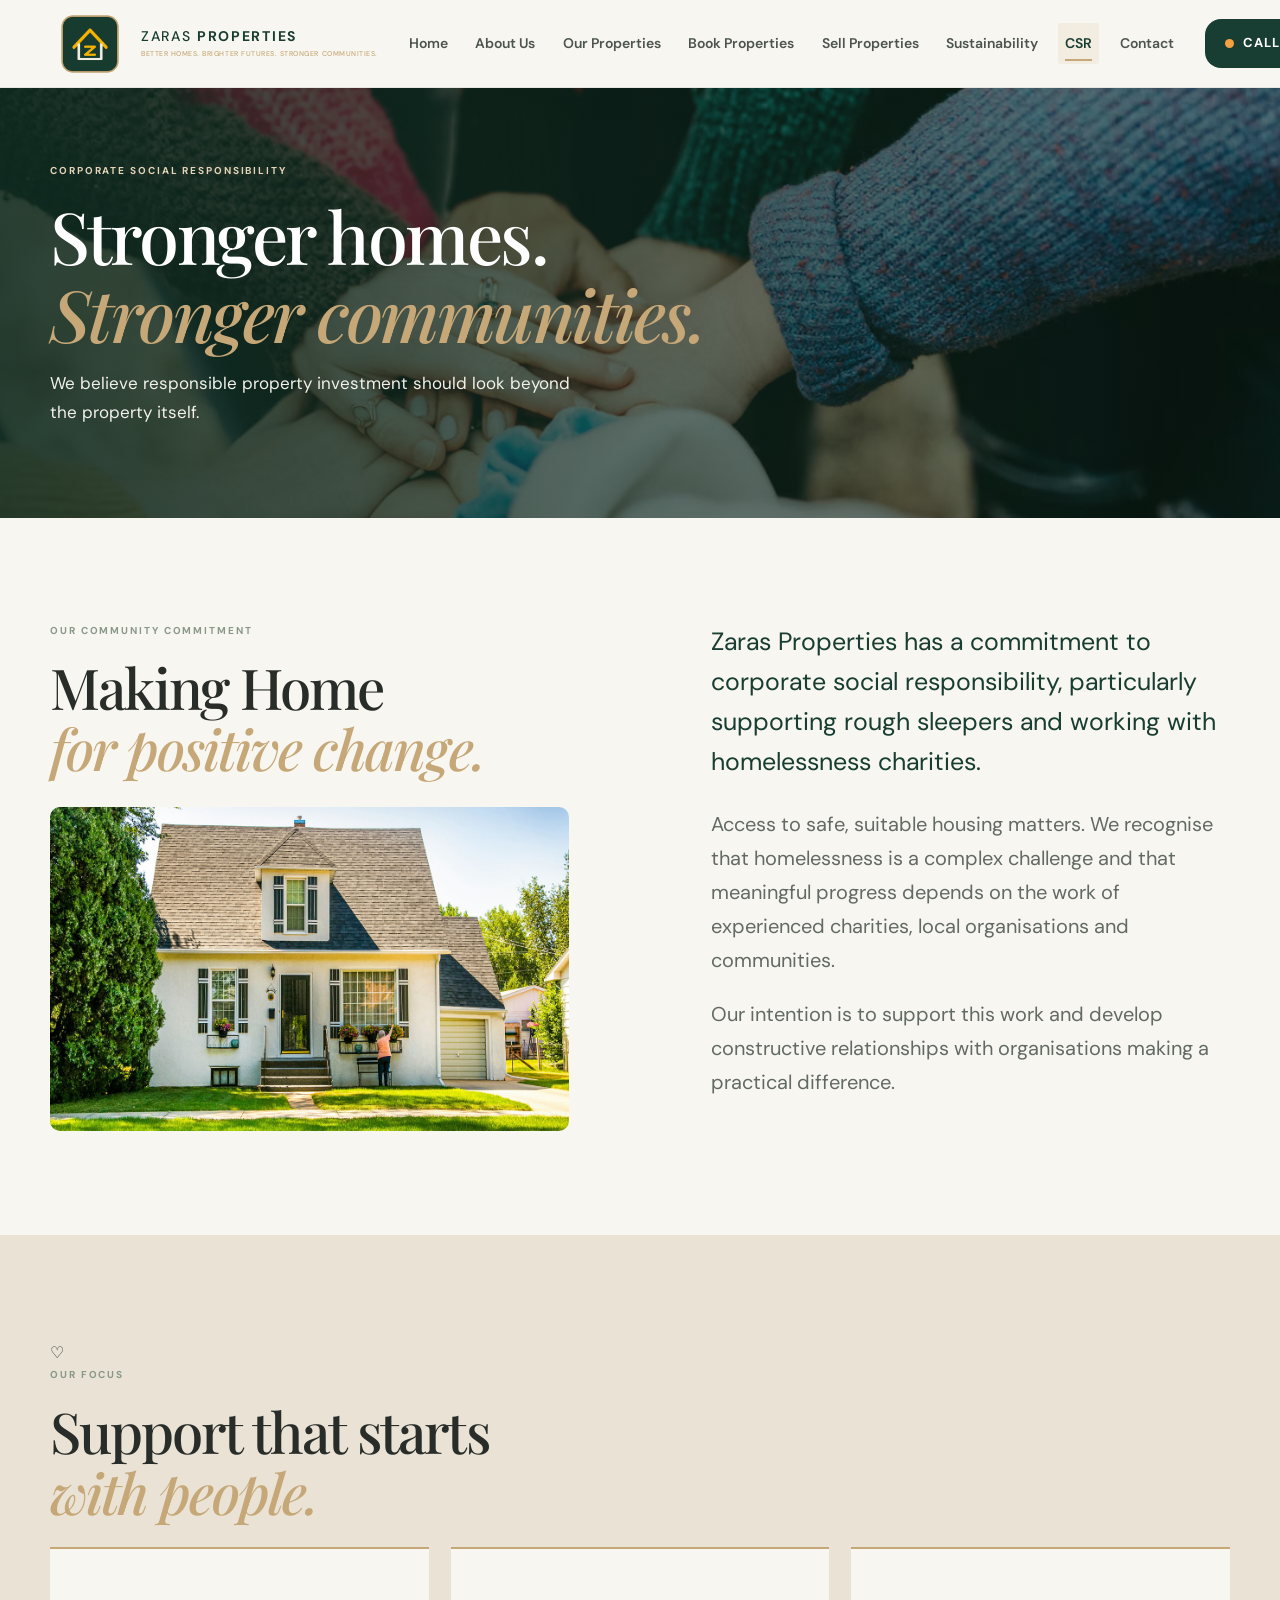
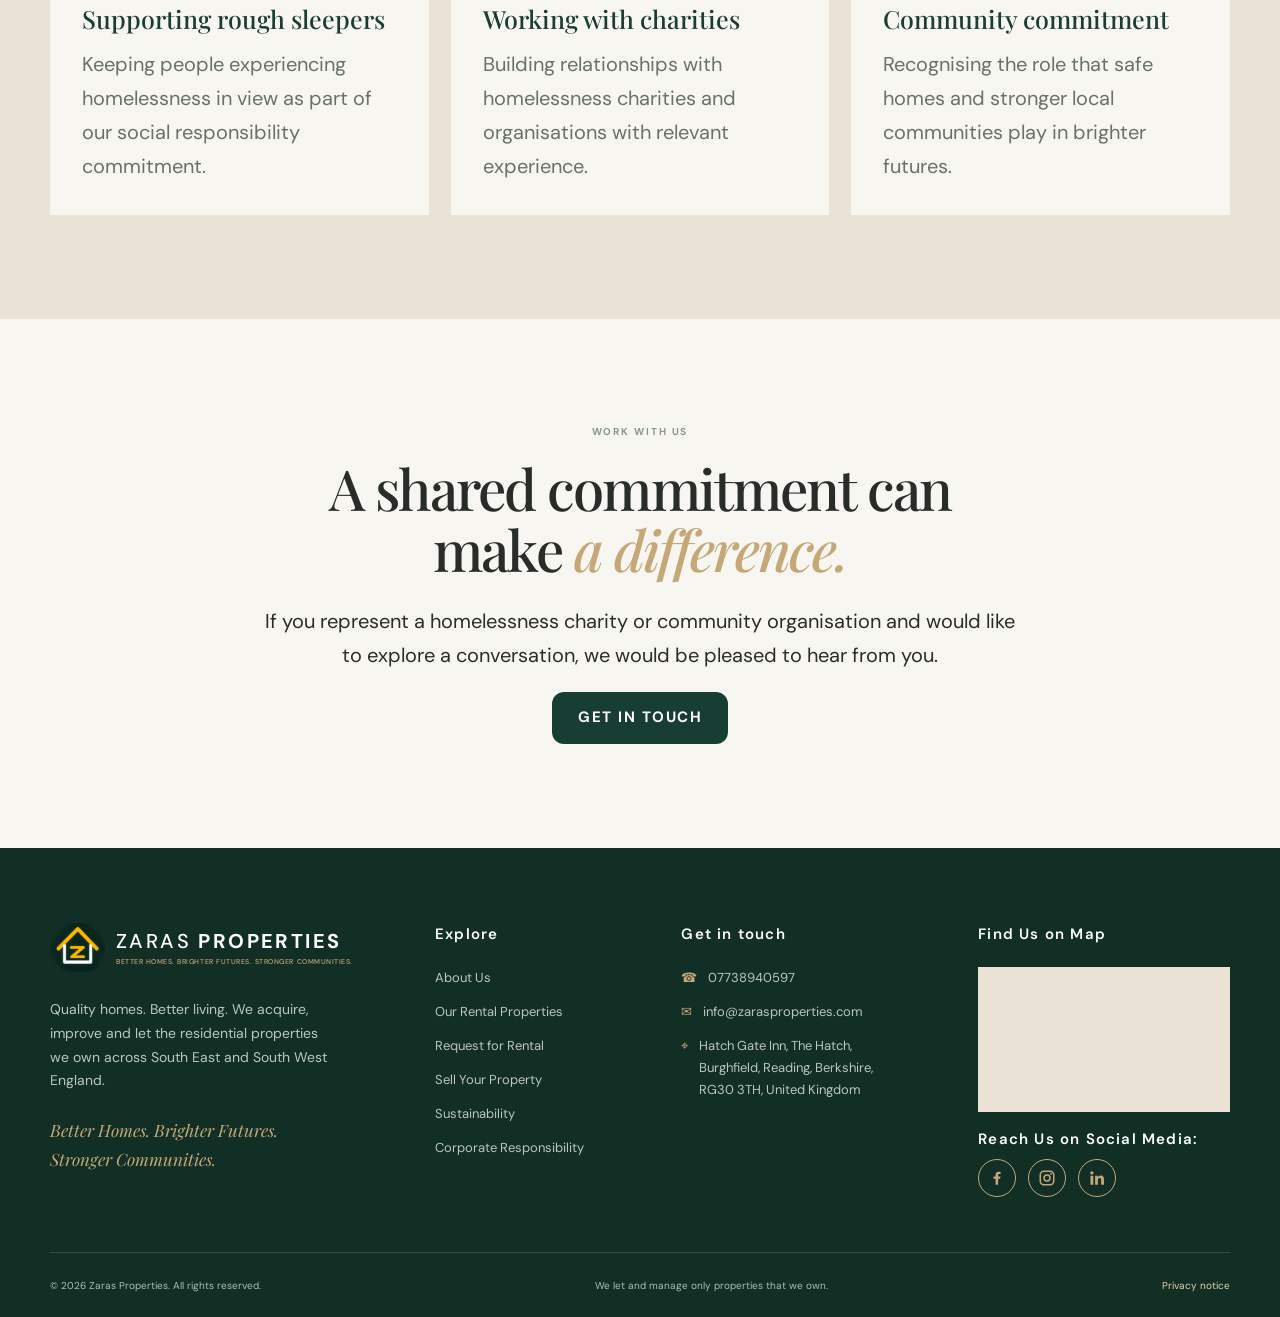
<file: csr.html>
<!doctype html>
<html lang="en-GB">
<head>
  <meta charset="utf-8"><meta name="viewport" content="width=device-width, initial-scale=1">
  <title>Corporate Social Responsibility | Zaras Properties</title>
  <meta name="description" content="Our commitment to supporting rough sleepers and working with homelessness charities.">
  <meta name="theme-color" content="#183D32">
  <link rel="preconnect" href="https://fonts.googleapis.com"><link rel="preconnect" href="https://fonts.gstatic.com" crossorigin>
  <link href="https://fonts.googleapis.com/css2?family=DM+Sans:wght@400;500;600;700&family=Playfair+Display:ital,wght@0,500;0,600;1,500;1,600&display=swap" rel="stylesheet">
  <link rel="stylesheet" href="assets/css/style.css">
  <link rel="icon" type="image/png" sizes="32x32" href="assets/images/favicon.ico" />
  <script defer src="assets/js/main.js"></script>
</head>




<body>

<a class="skip-link" href="#main">Skip to content</a>



<!-- Logo Section-->

<header class="site-header">
  <div class="container nav-wrap">

    <a class="brand" href="index.html" aria-label="Zaras Properties home">

      <img src="assets/images/zaras-logo.png"
           alt="Zaras Properties Logo"
           class="navbar-logo">

      <span class="brand-name">
        ZARAS <b>PROPERTIES</b>
        <small>BETTER HOMES. BRIGHTER FUTURES. STRONGER COMMUNITIES.</small>
      </span>

    </a>

    <!-- Main Menu Section-->

    <button class="menu-toggle" aria-label="Open navigation" aria-expanded="false"><span></span><span></span><span></span></button>

    <nav class="main-nav" aria-label="Main navigation">
      <a class="" href="index.html">Home</a>
      <a class="" href="about.html">About Us</a>
      <a class="" href="properties.html">Our Properties</a>
      <a class="" href="rental-enquiry.html">Book Properties</a>
      <a class="" href="sell-property.html">Sell Properties</a>
      <a class="" href="sustainability.html">Sustainability</a>
      <a class="active" href="csr.html">CSR</a>
      <a class="" href="contact.html">Contact</a>
    </nav>

    <a class="call-button" href="tel:07738940597"><span class="pulse-dot"></span> Call Us</a>

  </div>
</header>



<!--Main body part-->

<main id="main">

<!--CSR Hero Section-->


<section class="page-hero" style="--page-image:url('../images/csr-hero.avif')">

    <div class="container">
        <p class="eyebrow light">CORPORATE SOCIAL RESPONSIBILITY</p>
        <h1>Stronger homes.<br><em>Stronger communities.</em></h1>
        <p>We believe responsible property investment should look beyond the property itself.</p>
    </div>

</section>


<!--Our Commitment section-->


<section class="section-pad">
    <div class="container split-intro">

        <div>
            <p class="eyebrow">OUR COMMUNITY COMMITMENT</p>
            <h2>Making Home<br><em>for positive change.</em></h2>
			
			<div class="about-section-image">
				<img
                src="assets/images/csr-body.jpg"
                alt="Zaras Properties community commitment"
                class="community-image"
				>
			</div>
			
            
        </div>

        <div class="intro-copy">
            <p class="lead">Zaras Properties has a commitment to corporate social responsibility, particularly supporting rough sleepers and working with homelessness charities.</p>
            <p>Access to safe, suitable housing matters. We recognise that homelessness is a complex challenge and that meaningful progress depends on the work of experienced charities, local organisations and communities.</p>
            <p>Our intention is to support this work and develop constructive relationships with organisations making a practical difference.</p>
        </div>

    </div>
</section>



<!--Support Start section-->

<section class="section-pad bg-sand">

<div class="container csr-feature"><div class="csr-icon">♡</div><div><p class="eyebrow">OUR FOCUS</p><h2>Support that starts<br><em>with people.</em></h2><div class="three-grid"><article class="simple-card"><h3>Supporting rough sleepers</h3><p>Keeping people experiencing homelessness in view as part of our social responsibility commitment.</p></article><article class="simple-card"><h3>Working with charities</h3><p>Building relationships with homelessness charities and organisations with relevant experience.</p></article><article class="simple-card"><h3>Community commitment</h3><p>Recognising the role that safe homes and stronger local communities play in brighter futures.</p></article></div></div></div>

</section>


<!--WORK WITH US Section-->

<section class="section-pad">

	<div class="container narrow center"><p class="eyebrow">WORK WITH US</p><h2>A shared commitment can make <em>a difference.</em></h2><p>If you represent a homelessness charity or community organisation and would like to explore a conversation, we would be pleased to hear from you.</p><a class="button button-green" href="contact.html">Get in touch</a></div>

</section>


</main>


<!-- Footer Part -->

<footer class="site-footer">

  <div class="container footer-grid">
  
    <div class="footer-brand">
	
		
		<a class="brand brand-light" href="index.html">
			<img src="assets/images/logo-footer.png"
     		alt="Zaras Properties Logo"
			class="footer-logo">

			<span class="brand-name">
				ZARAS <b>PROPERTIES</b>
				<small>BETTER HOMES. BRIGHTER FUTURES. STRONGER COMMUNITIES.</small>
			</span>
		
		</a>

		<p>Quality homes. Better living. We acquire, improve and let the residential properties we own across South East and South West England.</p>

		<p class="footer-slogan">Better Homes. Brighter Futures.<br>Stronger Communities.</p>

		
	</div>
	
	
    <div>
	
		<h3>Explore</h3>
		<ul>
		<li><a href="about.html">About Us</a></li>
		<li><a href="properties.html">Our Rental Properties</a></li>
		<li><a href="rental-enquiry.html">Request for Rental</a></li>
		<li><a href="sell-property.html">Sell Your Property</a></li>
		<li><a href="sustainability.html">Sustainability</a></li>
		<li><a href="csr.html">Corporate Responsibility</a></li>
		</ul>
	
	</div>
	
    <div>
		<h3>Get in touch</h3>
		<ul class="contact-list">
		
		<li><span>☎</span><a href="tel:07738940597">07738940597</a></li>
		<li><span>✉</span><a href="mailto:info@zarasproperties.com">info@zarasproperties.com</a></li>
		<li><span>⌖</span><span>Hatch Gate Inn, The Hatch,<br>Burghfield, Reading, Berkshire,<br>RG30 3TH, United Kingdom</span></li>
		
		</ul>
	</div>
	
    <div>
	
		<h3>Find Us on Map</h3>
		<div class="map-frame footer-map">
		<iframe title="Zaras Properties office location" loading="lazy" referrerpolicy="no-referrer-when-downgrade" src="https://www.google.com/maps?q=Hatch%20Gate%20Inn%2C%20The%20Hatch%2C%20Burghfield%2C%20Reading%2C%20Berkshire%2C%20RG30%203TH&output=embed"></iframe>
		</div>
		
		
		
			
			
				<h3 class="social-heading">Reach Us on Social Media:</h3>

				<div class="social-links">

					<!-- Facebook -->
					<a href="https://www.facebook.com/profile.php?id=61559239577833"
					   target="_blank" rel="noopener noreferrer"
					   aria-label="Facebook">

						<svg viewBox="0 0 24 24" aria-hidden="true">
							<path fill="currentColor" d="M13.5 21v-8h2.7l.4-3h-3.1V8.1c0-.9.3-1.5 1.6-1.5h1.7V3.9c-.3 0-1.3-.1-2.5-.1-2.5 0-4.2 1.5-4.2 4.3V10H7.3v3h2.8v8z"/>
						</svg>
					</a>

					<!-- Instagram -->
					<a href="https://www.instagram.com/zarasproperties"
					   target="_blank" rel="noopener noreferrer"
					   aria-label="Instagram">

						<svg viewBox="0 0 24 24" aria-hidden="true">
							<rect x="3" y="3" width="18" height="18" rx="5" fill="none" stroke="currentColor" stroke-width="2"/>
							<circle cx="12" cy="12" r="4" fill="none" stroke="currentColor" stroke-width="2"/>
							<circle cx="17.5" cy="6.5" r="1.2" fill="currentColor"/>
						</svg>
					</a>

					<!-- LinkedIn -->
					<a href="https://www.linkedin.com/company/zaras-properties"
					   target="_blank" rel="noopener noreferrer"
					   aria-label="LinkedIn">

						<svg viewBox="0 0 24 24" aria-hidden="true">
							<path fill="currentColor" d="M5.2 3a2.2 2.2 0 1 0 0 4.4 2.2 2.2 0 0 0 0-4.4ZM3.3 9h3.8v12H3.3zm6.2 0h3.6v1.6h.1a4 4 0 0 1 3.6-2c3.8 0 4.5 2.5 4.5 5.7V21h-3.8v-5.9c0-1.4 0-3.2-2-3.2s-2.3 1.5-2.3 3.1V21H9.5z"/>
						</svg>
					</a>

				</div>



		
	</div>
	
		
	
  </div>
  
  <div class="container footer-bottom"><span>© 2026 Zaras Properties. All rights reserved.</span><span>We let and manage only properties that we own.</span><a href="privacy.html">Privacy notice</a></div>
  
  
</footer>

</body>

</html>
</file>
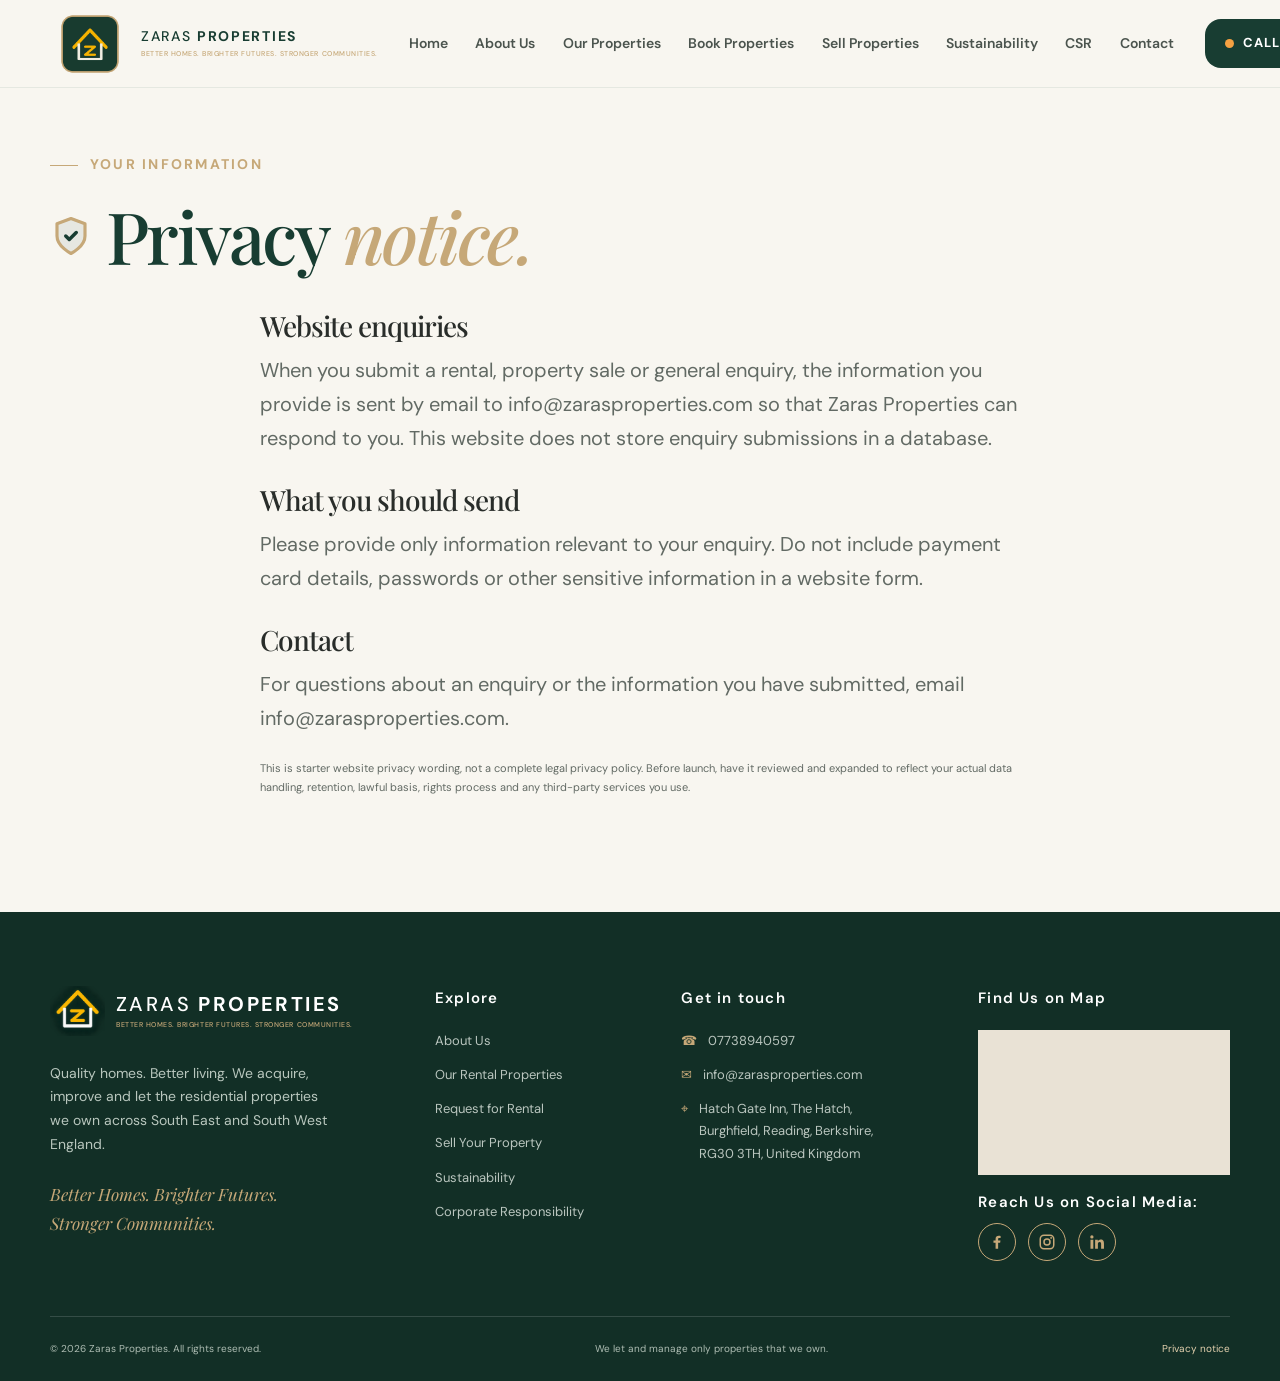
<file: privacy.html>
<!doctype html>
<html lang="en-GB">
<head>
  <meta charset="utf-8"><meta name="viewport" content="width=device-width, initial-scale=1">
  <title>Privacy Notice | Zaras Properties</title>
  <meta name="description" content="How Zaras Properties handles enquiries submitted through this website.">
  <meta name="theme-color" content="#183D32">
  <link rel="preconnect" href="https://fonts.googleapis.com"><link rel="preconnect" href="https://fonts.gstatic.com" crossorigin>
  <link href="https://fonts.googleapis.com/css2?family=DM+Sans:wght@400;500;600;700&family=Playfair+Display:ital,wght@0,500;0,600;1,500;1,600&display=swap" rel="stylesheet">
  <link rel="stylesheet" href="assets/css/style.css">
  <link rel="icon" type="image/png" sizes="32x32" href="assets/images/favicon.ico" />
  <script defer src="assets/js/main.js"></script>
</head>


<body>

<a class="skip-link" href="#main">Skip to content</a>



<!-- Logo Section-->

<header class="site-header">
  <div class="container nav-wrap">

    <a class="brand" href="index.html" aria-label="Zaras Properties home">

      <img src="assets/images/zaras-logo.png"
           alt="Zaras Properties Logo"
           class="navbar-logo">

      <span class="brand-name">
        ZARAS <b>PROPERTIES</b>
        <small>BETTER HOMES. BRIGHTER FUTURES. STRONGER COMMUNITIES.</small>
      </span>

    </a>

    <!-- Main Menu Section-->

    <button class="menu-toggle" aria-label="Open navigation" aria-expanded="false"><span></span><span></span><span></span></button>

    <nav class="main-nav" aria-label="Main navigation">
      <a class="" href="index.html">Home</a>
      <a class="" href="about.html">About Us</a>
      <a class="" href="properties.html">Our Properties</a>
      <a class="" href="rental-enquiry.html">Book Properties</a>
      <a class="" href="sell-property.html">Sell Properties</a>
      <a class="" href="sustainability.html">Sustainability</a>
      <a class="" href="csr.html">CSR</a>
      <a class="" href="contact.html">Contact</a>
    </nav>

    <a class="call-button" href="tel:07738940597"><span class="pulse-dot"></span> Call Us</a>

  </div>
</header>



<!--main body part-->
<main id="main">

<section class="page-hero compact-hero" style="height: auto !important; min-height: 0 !important; padding-bottom: 16px !important; margin-bottom: 0 !important;">
  <div class="container" style="height: auto !important; min-height: 0 !important; padding-bottom: 0 !important; margin-bottom: 0 !important;">
    <p class="section-eyebrow light">YOUR INFORMATION</p>
    <h1 style="margin-bottom: 0 !important; padding-bottom: 0 !important; display: inline-flex; align-items: center; gap: 14px;">
      <svg width="42" height="42" viewBox="0 0 24 24" fill="none" stroke="#C6A878" stroke-width="1.8" stroke-linecap="round" stroke-linejoin="round" style="flex-shrink: 0;">
        <path d="M12 22s8-4 8-10V5l-8-3-8 3v7c0 6 8 10 8 10z" fill="rgba(24, 61, 50, 0.08)"/>
        <path d="m9 12 2 2 4-4" stroke="#183D32" stroke-width="2"/>
      </svg>
      <span><span style="color: #183D32;">Privacy</span> <em>notice.</em></span>
    </h1>
  </div>
</section>



<section class="section-pad" style="padding-top: 20px !important; margin-top: 0 !important;">

  <div class="container narrow legal-copy" style="padding-top: 0 !important; margin-top: 0 !important;">
  
    <h2 style="margin-top: 0 !important; padding-top: 0 !important;">Website enquiries</h2>
    <p>When you submit a rental, property sale or general enquiry, the information you provide is sent by email to info@zarasproperties.com so that Zaras Properties can respond to you. This website does not store enquiry submissions in a database.</p>
    <h2>What you should send</h2>
    <p>Please provide only information relevant to your enquiry. Do not include payment card details, passwords or other sensitive information in a website form.</p>
    <h2>Contact</h2>
    <p>For questions about an enquiry or the information you have submitted, email <a href="mailto:info@zarasproperties.com">info@zarasproperties.com</a>.</p>
    <p class="disclaimer">This is starter website privacy wording, not a complete legal privacy policy. Before launch, have it reviewed and expanded to reflect your actual data handling, retention, lawful basis, rights process and any third-party services you use.</p>
  
  </div>
  
</section>



</main>



<!-- Footer Part -->

<footer class="site-footer">

  <div class="container footer-grid">
  
    <div class="footer-brand">
	
		
		<a class="brand brand-light" href="index.html">
			<img src="assets/images/logo-footer.png"
     		alt="Zaras Properties Logo"
			class="footer-logo">

			<span class="brand-name">
				ZARAS <b>PROPERTIES</b>
				<small>BETTER HOMES. BRIGHTER FUTURES. STRONGER COMMUNITIES.</small>
			</span>
		
		</a>

		<p>Quality homes. Better living. We acquire, improve and let the residential properties we own across South East and South West England.</p>

		<p class="footer-slogan">Better Homes. Brighter Futures.<br>Stronger Communities.</p>

		
	</div>
	
	
    <div>
	
		<h3>Explore</h3>
		<ul>
		<li><a href="about.html">About Us</a></li>
		<li><a href="properties.html">Our Rental Properties</a></li>
		<li><a href="rental-enquiry.html">Request for Rental</a></li>
		<li><a href="sell-property.html">Sell Your Property</a></li>
		<li><a href="sustainability.html">Sustainability</a></li>
		<li><a href="csr.html">Corporate Responsibility</a></li>
		</ul>
	
	</div>
	
    <div>
		<h3>Get in touch</h3>
		<ul class="contact-list">
		
		<li><span>☎</span><a href="tel:07738940597">07738940597</a></li>
		<li><span>✉</span><a href="mailto:info@zarasproperties.com">info@zarasproperties.com</a></li>
		<li><span>⌖</span><span>Hatch Gate Inn, The Hatch,<br>Burghfield, Reading, Berkshire,<br>RG30 3TH, United Kingdom</span></li>
		
		</ul>
	</div>
	
    <div>
	
		<h3>Find Us on Map</h3>
		<div class="map-frame footer-map">
		<iframe title="Zaras Properties office location" loading="lazy" referrerpolicy="no-referrer-when-downgrade" src="https://www.google.com/maps?q=Hatch%20Gate%20Inn%2C%20The%20Hatch%2C%20Burghfield%2C%20Reading%2C%20Berkshire%2C%20RG30%203TH&output=embed"></iframe>
		</div>
		
		
		
			
			
				<h3 class="social-heading">Reach Us on Social Media:</h3>

				<div class="social-links">

					<!-- Facebook -->
					<a href="https://www.facebook.com/profile.php?id=61559239577833"
					   target="_blank" rel="noopener noreferrer"
					   aria-label="Facebook">

						<svg viewBox="0 0 24 24" aria-hidden="true">
							<path fill="currentColor" d="M13.5 21v-8h2.7l.4-3h-3.1V8.1c0-.9.3-1.5 1.6-1.5h1.7V3.9c-.3 0-1.3-.1-2.5-.1-2.5 0-4.2 1.5-4.2 4.3V10H7.3v3h2.8v8z"/>
						</svg>
					</a>

					<!-- Instagram -->
					<a href="https://www.instagram.com/zarasproperties"
					   target="_blank" rel="noopener noreferrer"
					   aria-label="Instagram">

						<svg viewBox="0 0 24 24" aria-hidden="true">
							<rect x="3" y="3" width="18" height="18" rx="5" fill="none" stroke="currentColor" stroke-width="2"/>
							<circle cx="12" cy="12" r="4" fill="none" stroke="currentColor" stroke-width="2"/>
							<circle cx="17.5" cy="6.5" r="1.2" fill="currentColor"/>
						</svg>
					</a>

					<!-- LinkedIn -->
					<a href="https://www.linkedin.com/company/zaras-properties"
					   target="_blank" rel="noopener noreferrer"
					   aria-label="LinkedIn">

						<svg viewBox="0 0 24 24" aria-hidden="true">
							<path fill="currentColor" d="M5.2 3a2.2 2.2 0 1 0 0 4.4 2.2 2.2 0 0 0 0-4.4ZM3.3 9h3.8v12H3.3zm6.2 0h3.6v1.6h.1a4 4 0 0 1 3.6-2c3.8 0 4.5 2.5 4.5 5.7V21h-3.8v-5.9c0-1.4 0-3.2-2-3.2s-2.3 1.5-2.3 3.1V21H9.5z"/>
						</svg>
					</a>

				</div>



		
	</div>
	
		
	
  </div>
  
  <div class="container footer-bottom"><span>© 2026 Zaras Properties. All rights reserved.</span><span>We let and manage only properties that we own.</span><a href="privacy.html">Privacy notice</a></div>
  
  
</footer>


</body>

</html>
</file>
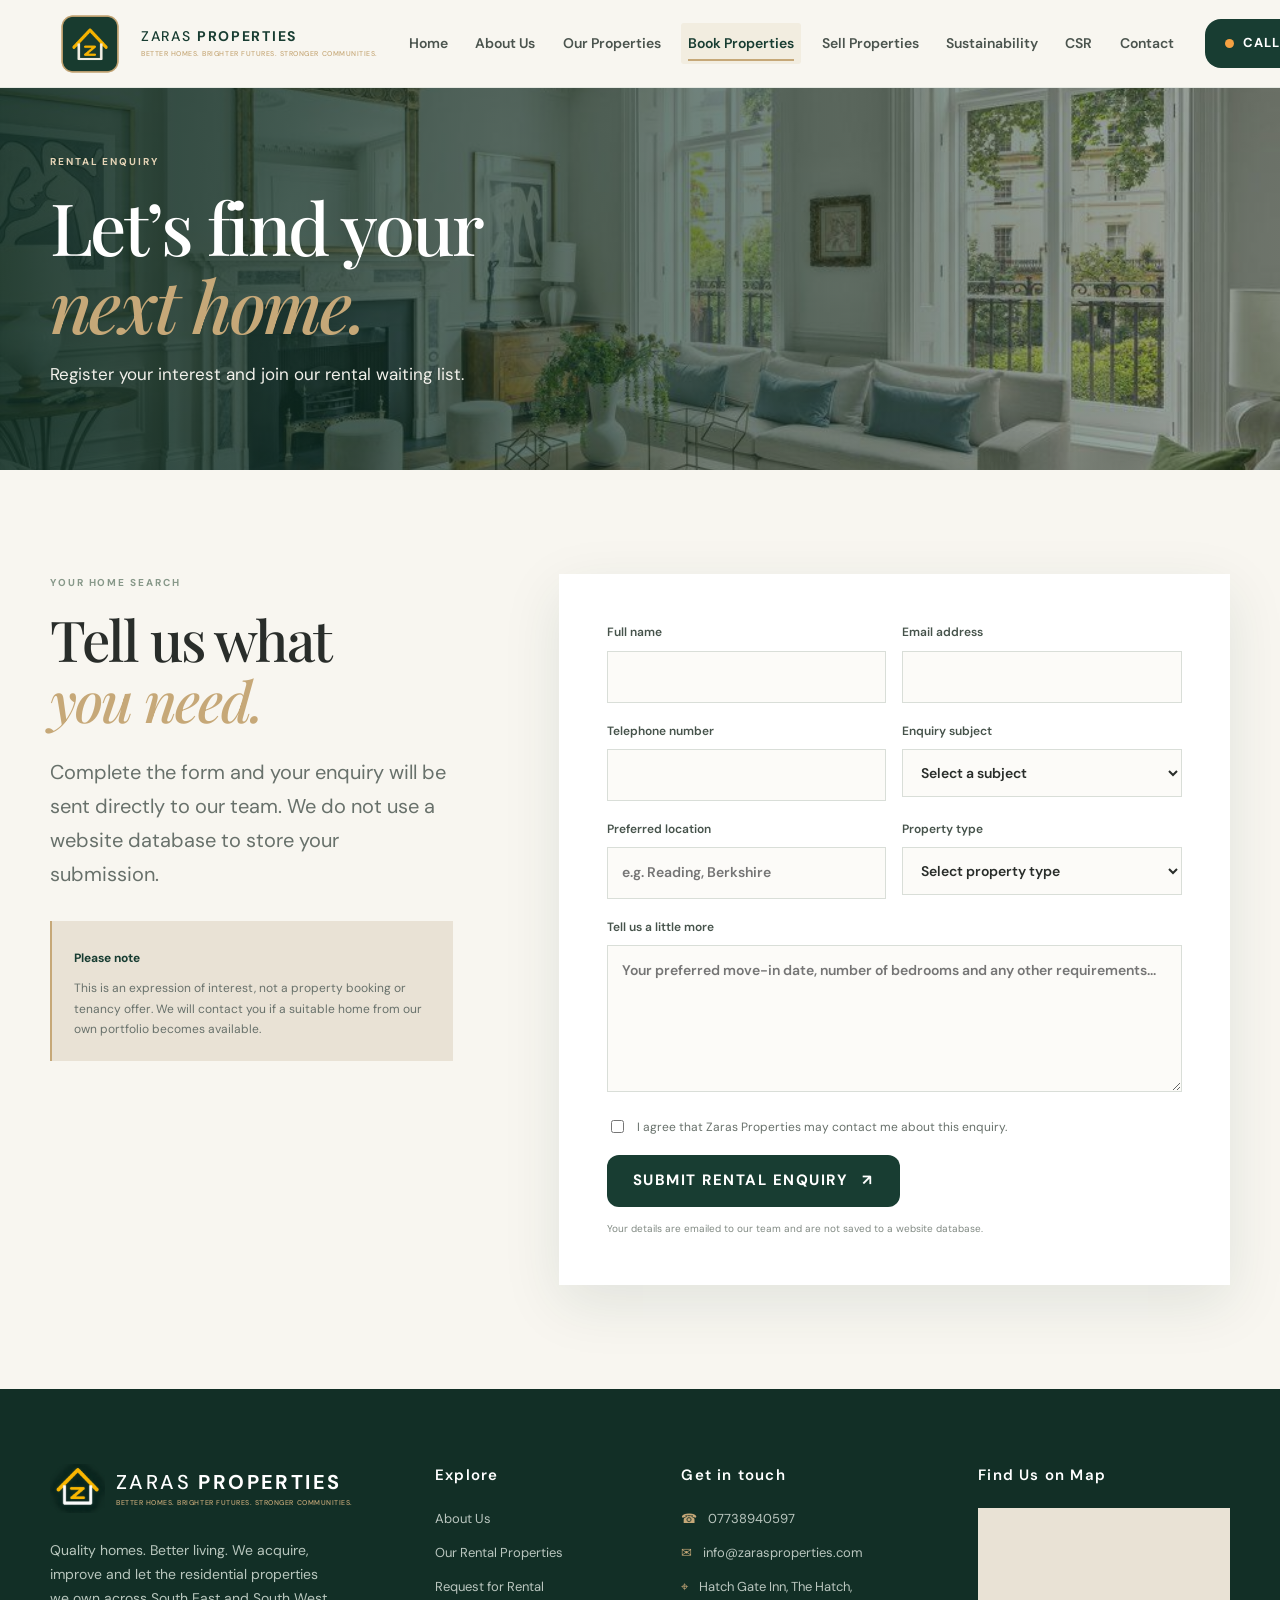
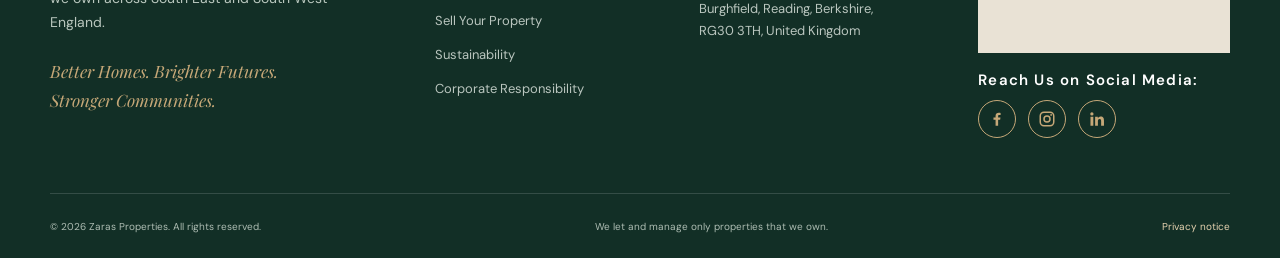
<file: rental-enquiry.html>
<!doctype html>
<html lang="en-GB">
<head>
  <meta charset="utf-8"><meta name="viewport" content="width=device-width, initial-scale=1">
  <title>Request for Rental | Zaras Properties</title>
  <meta name="description" content="Register your interest in renting a home owned by Zaras Properties.">
  <meta name="theme-color" content="#183D32">
  <link rel="preconnect" href="https://fonts.googleapis.com"><link rel="preconnect" href="https://fonts.gstatic.com" crossorigin>
  <link href="https://fonts.googleapis.com/css2?family=DM+Sans:wght@400;500;600;700&family=Playfair+Display:ital,wght@0,500;0,600;1,500;1,600&display=swap" rel="stylesheet">
  <link rel="stylesheet" href="assets/css/style.css">
  <link rel="icon" type="image/png" sizes="32x32" href="assets/images/favicon.ico" />
  
  <script defer src="assets/js/main.js"></script>
</head>


<body>

<a class="skip-link" href="#main">Skip to content</a>



<!-- Logo Section-->

<header class="site-header">
  <div class="container nav-wrap">

    <a class="brand" href="index.html" aria-label="Zaras Properties home">

      <img src="assets/images/zaras-logo.png"
           alt="Zaras Properties Logo"
           class="navbar-logo">

      <span class="brand-name">
        ZARAS <b>PROPERTIES</b>
        <small>BETTER HOMES. BRIGHTER FUTURES. STRONGER COMMUNITIES.</small>
      </span>

    </a>

    <!-- Main Menu Section-->

    <button class="menu-toggle" aria-label="Open navigation" aria-expanded="false"><span></span><span></span><span></span></button>

    <nav class="main-nav" aria-label="Main navigation">
      <a class="" href="index.html">Home</a>
      <a class="" href="about.html">About Us</a>
      <a class="" href="properties.html">Our Properties</a>
      <a class="active" href="rental-enquiry.html">Book Properties</a>
      <a class="" href="sell-property.html">Sell Properties</a>
      <a class="" href="sustainability.html">Sustainability</a>
      <a class="" href="csr.html">CSR</a>
      <a class="" href="contact.html">Contact</a>
    </nav>

    <a class="call-button" href="tel:07738940597"><span class="pulse-dot"></span> Call Us</a>

  </div>
</header>


<!--Main body part-->

<main id="main">


<!--Rental Inquiry hero-->

<section class="page-hero compact-hero" style="--page-image:url('../images/book-pro-hero.jpg')">
    <div class="container">
        <p class="eyebrow light">RENTAL ENQUIRY</p>
        <h1>Let’s find your<br><em>next home.</em></h1>
        <p>Register your interest and join our rental waiting list.</p>
    </div>
</section>



<!--Rental Inquiry body-->

<section class="section-pad">

<div class="container form-layout">

<div class="form-aside"><p class="eyebrow">YOUR HOME SEARCH</p><h2>Tell us what<br><em>you need.</em></h2><p>Complete the form and your enquiry will be sent directly to our team. We do not use a website database to store your submission.</p><div class="aside-note"><strong>Please note</strong><p>This is an expression of interest, not a property booking or tenancy offer. We will contact you if a suitable home from our own portfolio becomes available.</p></div>

</div>




<form class="contact-form" action="send-mail.php" method="post">

<input type="hidden" name="form_type" value="rental">

<div class="form-row">
  <label>Full name
    <input name="name" autocomplete="name" required maxlength="100">
  </label>
  <label>Email address
    <input type="email" name="email" autocomplete="email" required maxlength="150">
  </label>
</div>

<div class="form-row">
  <label>Telephone number
    <input name="phone" autocomplete="tel" required maxlength="40">
  </label>
  <label>Enquiry subject
    <select name="subject" id="rental-subject" required>
      <option value="">Select a subject</option>
      <option>I want rent Properties</option>
      <option>I want rent House</option>
      <option>I want book house</option>
      <option>Just need some rental inquiry</option>
      <option value="Other">Others</option>
    </select>
  </label>
</div>

<label class="other-subject" hidden>
  Write your subject
  <input name="other_subject" maxlength="120">
</label>

<div class="form-row">
  <label>Preferred location
    <input name="location" placeholder="e.g. Reading, Berkshire" maxlength="120">
  </label>
  <label>Property type
    <select name="property_type">
      <option value="">Select property type</option>
      <option>Flat / Apartment</option>
      <option>House</option>
      <option>Either</option>
    </select>
  </label>
</div>

<label>Tell us a little more
  <textarea name="message" rows="5" required maxlength="4000" placeholder="Your preferred move-in date, number of bedrooms and any other requirements..."></textarea>
</label>

<label class="consent">
  <input type="checkbox" name="consent" value="yes" required>
  <span>I agree that Zaras Properties may contact me about this enquiry.</span>
</label>

<div class="form-trap" aria-hidden="true">
  <label>Leave this field empty
    <input name="website" tabindex="-1" autocomplete="off">
  </label>
</div>

<button class="button button-green" type="submit">
  Submit Rental Enquiry <span>↗</span>
</button>

<p class="form-privacy">Your details are emailed to our team and are not saved to a website database.</p>

</form>




</div>

</section>

</main>


<!-- Footer Part -->

<footer class="site-footer">

  <div class="container footer-grid">
  
    <div class="footer-brand">
	
		
		<a class="brand brand-light" href="index.html">
			<img src="assets/images/logo-footer.png"
     		alt="Zaras Properties Logo"
			class="footer-logo">

			<span class="brand-name">
				ZARAS <b>PROPERTIES</b>
				<small>BETTER HOMES. BRIGHTER FUTURES. STRONGER COMMUNITIES.</small>
			</span>
		
		</a>

		<p>Quality homes. Better living. We acquire, improve and let the residential properties we own across South East and South West England.</p>

		<p class="footer-slogan">Better Homes. Brighter Futures.<br>Stronger Communities.</p>

		
	</div>
	
	
    <div>
	
		<h3>Explore</h3>
		<ul>
		<li><a href="about.html">About Us</a></li>
		<li><a href="properties.html">Our Rental Properties</a></li>
		<li><a href="rental-enquiry.html">Request for Rental</a></li>
		<li><a href="sell-property.html">Sell Your Property</a></li>
		<li><a href="sustainability.html">Sustainability</a></li>
		<li><a href="csr.html">Corporate Responsibility</a></li>
		</ul>
	
	</div>
	
    <div>
		<h3>Get in touch</h3>
		<ul class="contact-list">
		
		<li><span>☎</span><a href="tel:07738940597">07738940597</a></li>
		<li><span>✉</span><a href="mailto:info@zarasproperties.com">info@zarasproperties.com</a></li>
		<li><span>⌖</span><span>Hatch Gate Inn, The Hatch,<br>Burghfield, Reading, Berkshire,<br>RG30 3TH, United Kingdom</span></li>
		
		</ul>
	</div>
	
    <div>
	
		<h3>Find Us on Map</h3>
		<div class="map-frame footer-map">
		<iframe title="Zaras Properties office location" loading="lazy" referrerpolicy="no-referrer-when-downgrade" src="https://www.google.com/maps?q=Hatch%20Gate%20Inn%2C%20The%20Hatch%2C%20Burghfield%2C%20Reading%2C%20Berkshire%2C%20RG30%203TH&output=embed"></iframe>
		</div>
		
		
		
			
			
				<h3 class="social-heading">Reach Us on Social Media:</h3>

				<div class="social-links">

					<!-- Facebook -->
					<a href="https://www.facebook.com/profile.php?id=61559239577833"
					   target="_blank" rel="noopener noreferrer"
					   aria-label="Facebook">

						<svg viewBox="0 0 24 24" aria-hidden="true">
							<path fill="currentColor" d="M13.5 21v-8h2.7l.4-3h-3.1V8.1c0-.9.3-1.5 1.6-1.5h1.7V3.9c-.3 0-1.3-.1-2.5-.1-2.5 0-4.2 1.5-4.2 4.3V10H7.3v3h2.8v8z"/>
						</svg>
					</a>

					<!-- Instagram -->
					<a href="https://www.instagram.com/zarasproperties"
					   target="_blank" rel="noopener noreferrer"
					   aria-label="Instagram">

						<svg viewBox="0 0 24 24" aria-hidden="true">
							<rect x="3" y="3" width="18" height="18" rx="5" fill="none" stroke="currentColor" stroke-width="2"/>
							<circle cx="12" cy="12" r="4" fill="none" stroke="currentColor" stroke-width="2"/>
							<circle cx="17.5" cy="6.5" r="1.2" fill="currentColor"/>
						</svg>
					</a>

					<!-- LinkedIn -->
					<a href="https://www.linkedin.com/company/zaras-properties"
					   target="_blank" rel="noopener noreferrer"
					   aria-label="LinkedIn">

						<svg viewBox="0 0 24 24" aria-hidden="true">
							<path fill="currentColor" d="M5.2 3a2.2 2.2 0 1 0 0 4.4 2.2 2.2 0 0 0 0-4.4ZM3.3 9h3.8v12H3.3zm6.2 0h3.6v1.6h.1a4 4 0 0 1 3.6-2c3.8 0 4.5 2.5 4.5 5.7V21h-3.8v-5.9c0-1.4 0-3.2-2-3.2s-2.3 1.5-2.3 3.1V21H9.5z"/>
						</svg>
					</a>

				</div>



		
	</div>
	
		
	
  </div>
  
  <div class="container footer-bottom"><span>© 2026 Zaras Properties. All rights reserved.</span><span>We let and manage only properties that we own.</span><a href="privacy.html">Privacy notice</a></div>
  
  
</footer>


</body>

</html>
</file>
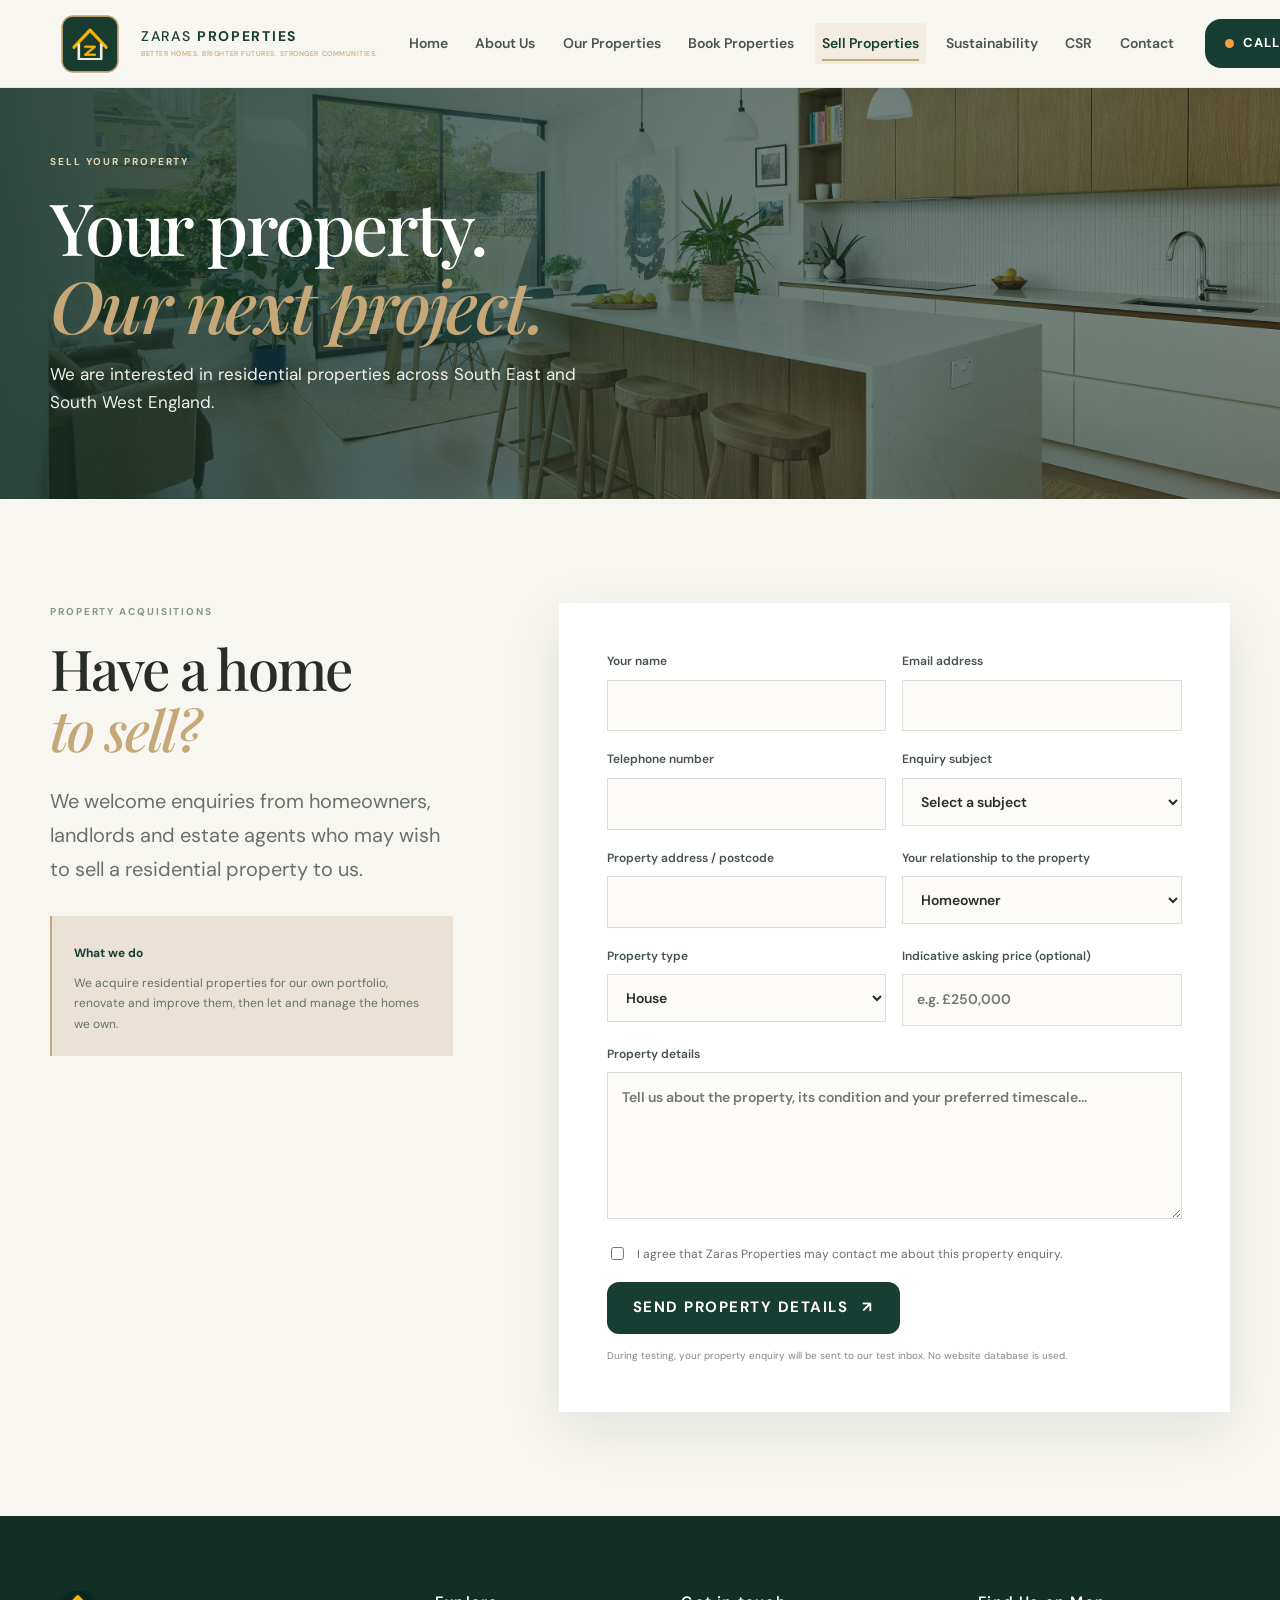
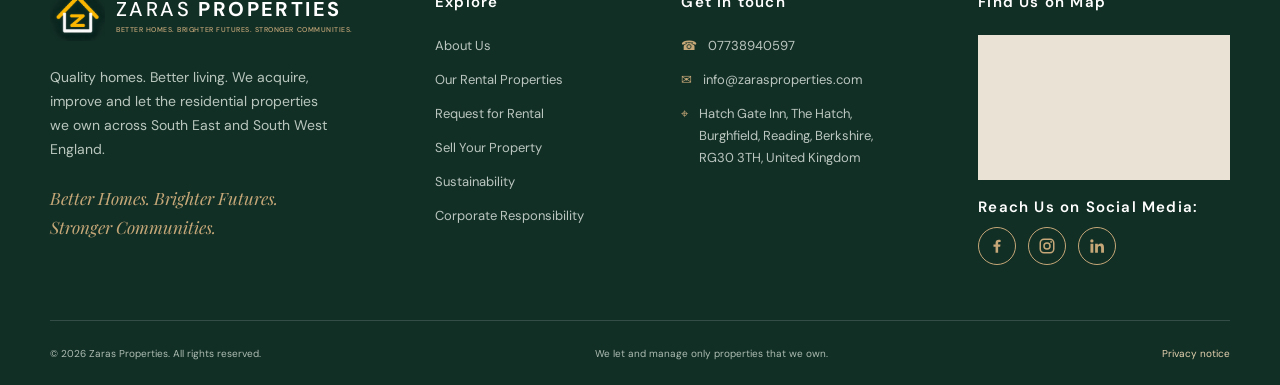
<file: sell-property.html>
<!doctype html>
<html lang="en-GB">
<head>
  <meta charset="utf-8"><meta name="viewport" content="width=device-width, initial-scale=1">
  <title>Sell Your Property | Zaras Properties</title>
  <meta name="description" content="Contact Zaras Properties about selling a residential property in South East or South West England.">
  <meta name="theme-color" content="#183D32">
  <link rel="preconnect" href="https://fonts.googleapis.com"><link rel="preconnect" href="https://fonts.gstatic.com" crossorigin>
  <link href="https://fonts.googleapis.com/css2?family=DM+Sans:wght@400;500;600;700&family=Playfair+Display:ital,wght@0,500;0,600;1,500;1,600&display=swap" rel="stylesheet">
  <link rel="stylesheet" href="assets/css/style.css">
  <link rel="icon" type="image/png" sizes="32x32" href="assets/images/favicon.ico" />
  
  <script defer src="assets/js/main.js"></script>
</head>


<body>


<a class="skip-link" href="#main">Skip to content</a>



<!-- Logo Section-->

<header class="site-header">
  <div class="container nav-wrap">

    <a class="brand" href="index.html" aria-label="Zaras Properties home">

      <img src="assets/images/zaras-logo.png"
           alt="Zaras Properties Logo"
           class="navbar-logo">

      <span class="brand-name">
        ZARAS <b>PROPERTIES</b>
        <small>BETTER HOMES. BRIGHTER FUTURES. STRONGER COMMUNITIES.</small>
      </span>

    </a>

    <!-- Main Menu Section-->

    <button class="menu-toggle" aria-label="Open navigation" aria-expanded="false"><span></span><span></span><span></span></button>

    <nav class="main-nav" aria-label="Main navigation">
      <a class="" href="index.html">Home</a>
      <a class="" href="about.html">About Us</a>
      <a class="" href="properties.html">Our Properties</a>
      <a class="" href="rental-enquiry.html">Book Properties</a>
      <a class="active" href="sell-property.html">Sell Properties</a>
      <a class="" href="sustainability.html">Sustainability</a>
      <a class="" href="csr.html">CSR</a>
      <a class="" href="contact.html">Contact</a>
    </nav>

    <a class="call-button" href="tel:07738940597"><span class="pulse-dot"></span> Call Us</a>

  </div>
</header>



<!-- Main Body  -->

<main id="main">

<!-- Sell property hero  -->


<section class="page-hero compact-hero" style="--page-image:url('../images/sell-pro-hero.jpg')">
    <div class="container">
        <p class="eyebrow light">SELL YOUR PROPERTY</p>
        <h1>Your property.<br><em>Our next project.</em></h1>
        <p>We are interested in residential properties across South East and South West England.</p>
    </div>
</section>



<!--  Body Part  -->

<section class="section-pad">

<div class="container form-layout">

<div class="form-aside">

	<p class="eyebrow">PROPERTY ACQUISITIONS</p><h2>Have a home<br><em>to sell?</em></h2><p>We welcome enquiries from homeowners, landlords and estate agents who may wish to sell a residential property to us.</p><div class="aside-note"><strong>What we do</strong><p>We acquire residential properties for our own portfolio, renovate and improve them, then let and manage the homes we own.</p></div>

</div>


<!-- Sell Property Form -->
<form class="contact-form" action="send-mail.php" method="post">

    <input type="hidden" name="form_type" value="seller">

    <div class="form-row">
        <label>
            Your name
            <input name="name" autocomplete="name" required maxlength="100">
        </label>

        <label>
            Email address
            <input type="email" name="email" autocomplete="email" required maxlength="150">
        </label>
    </div>

    <div class="form-row">
        <label>
            Telephone number
            <input name="phone" autocomplete="tel" required maxlength="40">
        </label>

        <label>
            Enquiry subject
            <select name="subject" id="seller-subject" required>
                <option value="">Select a subject</option>
                <option>For selling properties</option>
                <option>For selling house</option>
                <option value="Other">Others</option>
            </select>
        </label>
    </div>

    <label class="other-subject" hidden>
        Write your subject
        <input name="other_subject" maxlength="120">
    </label>

    <div class="form-row">
        <label>
            Property address / postcode
            <input name="property_address" required maxlength="250">
        </label>

        <label>
            Your relationship to the property
            <select name="seller_type">
                <option>Homeowner</option>
                <option>Landlord</option>
                <option>Estate agent</option>
                <option>Other</option>
            </select>
        </label>
    </div>

    <div class="form-row">
        <label>
            Property type
            <select name="property_type">
                <option>House</option>
                <option>Flat / Apartment</option>
                <option>Other residential property</option>
            </select>
        </label>

        <label>
            Indicative asking price (optional)
            <input name="asking_price" placeholder="e.g. £250,000" maxlength="50">
        </label>
    </div>

    <label>
        Property details
        <textarea
            name="message"
            rows="5"
            required
            maxlength="4000"
            placeholder="Tell us about the property, its condition and your preferred timescale..."
        ></textarea>
    </label>

    <label class="consent">
        <input type="checkbox" name="consent" value="yes" required>
        <span>
            I agree that Zaras Properties may contact me about this property enquiry.
        </span>
    </label>

    <div class="form-trap" aria-hidden="true">
        <label>
            Leave this field empty
            <input name="website" tabindex="-1" autocomplete="off">
        </label>
    </div>

    <button class="button button-green" type="submit">
        Send Property Details <span>↗</span>
    </button>

    <p class="form-privacy">
        During testing, your property enquiry will be sent to our test inbox.
        No website database is used.
    </p>

</form>


</div>


</section>

</main>



<!-- Footer Part -->

<footer class="site-footer">

  <div class="container footer-grid">
  
    <div class="footer-brand">
	
		
		<a class="brand brand-light" href="index.html">
			<img src="assets/images/logo-footer.png"
     		alt="Zaras Properties Logo"
			class="footer-logo">

			<span class="brand-name">
				ZARAS <b>PROPERTIES</b>
				<small>BETTER HOMES. BRIGHTER FUTURES. STRONGER COMMUNITIES.</small>
			</span>
		
		</a>

		<p>Quality homes. Better living. We acquire, improve and let the residential properties we own across South East and South West England.</p>

		<p class="footer-slogan">Better Homes. Brighter Futures.<br>Stronger Communities.</p>

		
	</div>
	
	
    <div>
	
		<h3>Explore</h3>
		<ul>
		<li><a href="about.html">About Us</a></li>
		<li><a href="properties.html">Our Rental Properties</a></li>
		<li><a href="rental-enquiry.html">Request for Rental</a></li>
		<li><a href="sell-property.html">Sell Your Property</a></li>
		<li><a href="sustainability.html">Sustainability</a></li>
		<li><a href="csr.html">Corporate Responsibility</a></li>
		</ul>
	
	</div>
	
    <div>
		<h3>Get in touch</h3>
		<ul class="contact-list">
		
		<li><span>☎</span><a href="tel:07738940597">07738940597</a></li>
		<li><span>✉</span><a href="mailto:info@zarasproperties.com">info@zarasproperties.com</a></li>
		<li><span>⌖</span><span>Hatch Gate Inn, The Hatch,<br>Burghfield, Reading, Berkshire,<br>RG30 3TH, United Kingdom</span></li>
		
		</ul>
	</div>
	
    <div>
	
		<h3>Find Us on Map</h3>
		<div class="map-frame footer-map">
		<iframe title="Zaras Properties office location" loading="lazy" referrerpolicy="no-referrer-when-downgrade" src="https://www.google.com/maps?q=Hatch%20Gate%20Inn%2C%20The%20Hatch%2C%20Burghfield%2C%20Reading%2C%20Berkshire%2C%20RG30%203TH&output=embed"></iframe>
		</div>
		
		
		
			
			
				<h3 class="social-heading">Reach Us on Social Media:</h3>

				<div class="social-links">

					<!-- Facebook -->
					<a href="https://www.facebook.com/profile.php?id=61559239577833"
					   target="_blank" rel="noopener noreferrer"
					   aria-label="Facebook">

						<svg viewBox="0 0 24 24" aria-hidden="true">
							<path fill="currentColor" d="M13.5 21v-8h2.7l.4-3h-3.1V8.1c0-.9.3-1.5 1.6-1.5h1.7V3.9c-.3 0-1.3-.1-2.5-.1-2.5 0-4.2 1.5-4.2 4.3V10H7.3v3h2.8v8z"/>
						</svg>
					</a>

					<!-- Instagram -->
					<a href="https://www.instagram.com/zarasproperties"
					   target="_blank" rel="noopener noreferrer"
					   aria-label="Instagram">

						<svg viewBox="0 0 24 24" aria-hidden="true">
							<rect x="3" y="3" width="18" height="18" rx="5" fill="none" stroke="currentColor" stroke-width="2"/>
							<circle cx="12" cy="12" r="4" fill="none" stroke="currentColor" stroke-width="2"/>
							<circle cx="17.5" cy="6.5" r="1.2" fill="currentColor"/>
						</svg>
					</a>

					<!-- LinkedIn -->
					<a href="https://www.linkedin.com/company/zaras-properties"
					   target="_blank" rel="noopener noreferrer"
					   aria-label="LinkedIn">

						<svg viewBox="0 0 24 24" aria-hidden="true">
							<path fill="currentColor" d="M5.2 3a2.2 2.2 0 1 0 0 4.4 2.2 2.2 0 0 0 0-4.4ZM3.3 9h3.8v12H3.3zm6.2 0h3.6v1.6h.1a4 4 0 0 1 3.6-2c3.8 0 4.5 2.5 4.5 5.7V21h-3.8v-5.9c0-1.4 0-3.2-2-3.2s-2.3 1.5-2.3 3.1V21H9.5z"/>
						</svg>
					</a>

				</div>



		
	</div>
	
		
	
  </div>
  
  <div class="container footer-bottom"><span>© 2026 Zaras Properties. All rights reserved.</span><span>We let and manage only properties that we own.</span><a href="privacy.html">Privacy notice</a></div>
  
  
</footer>


</body>

</html>
</file>
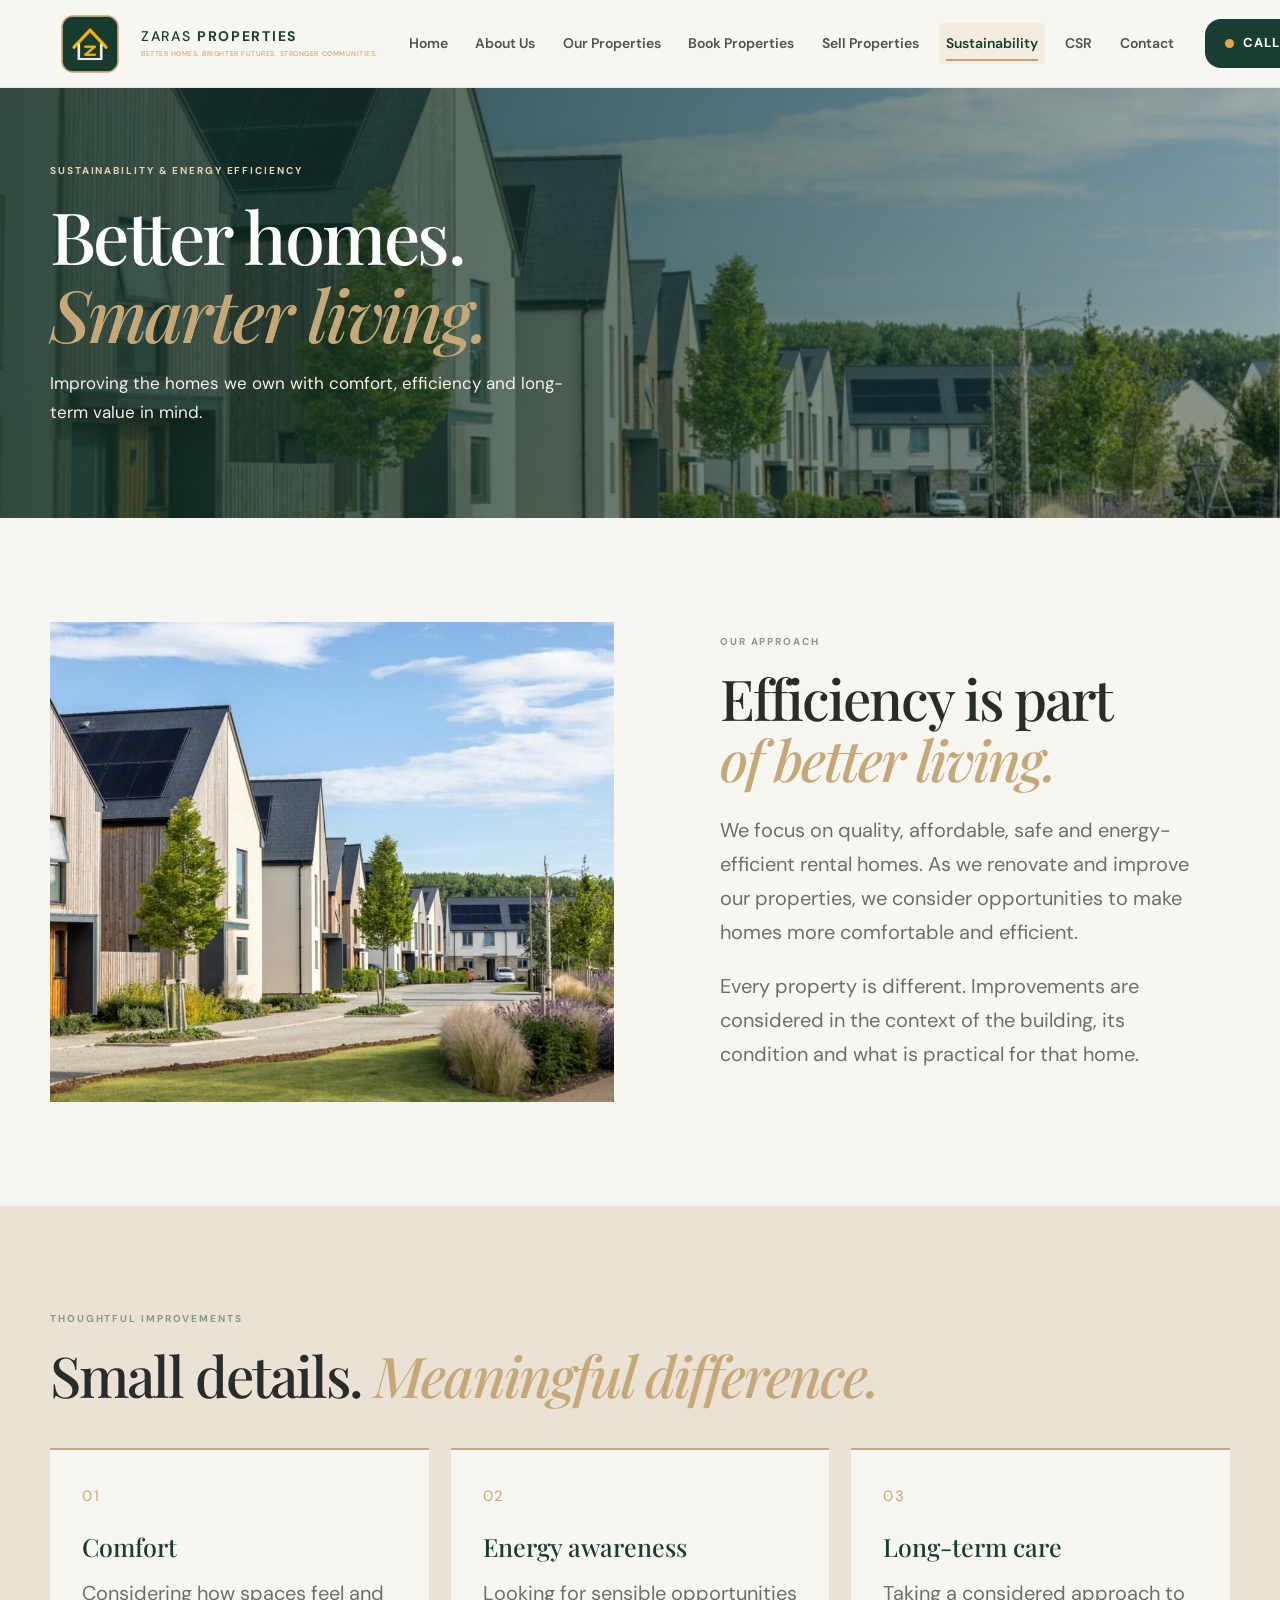
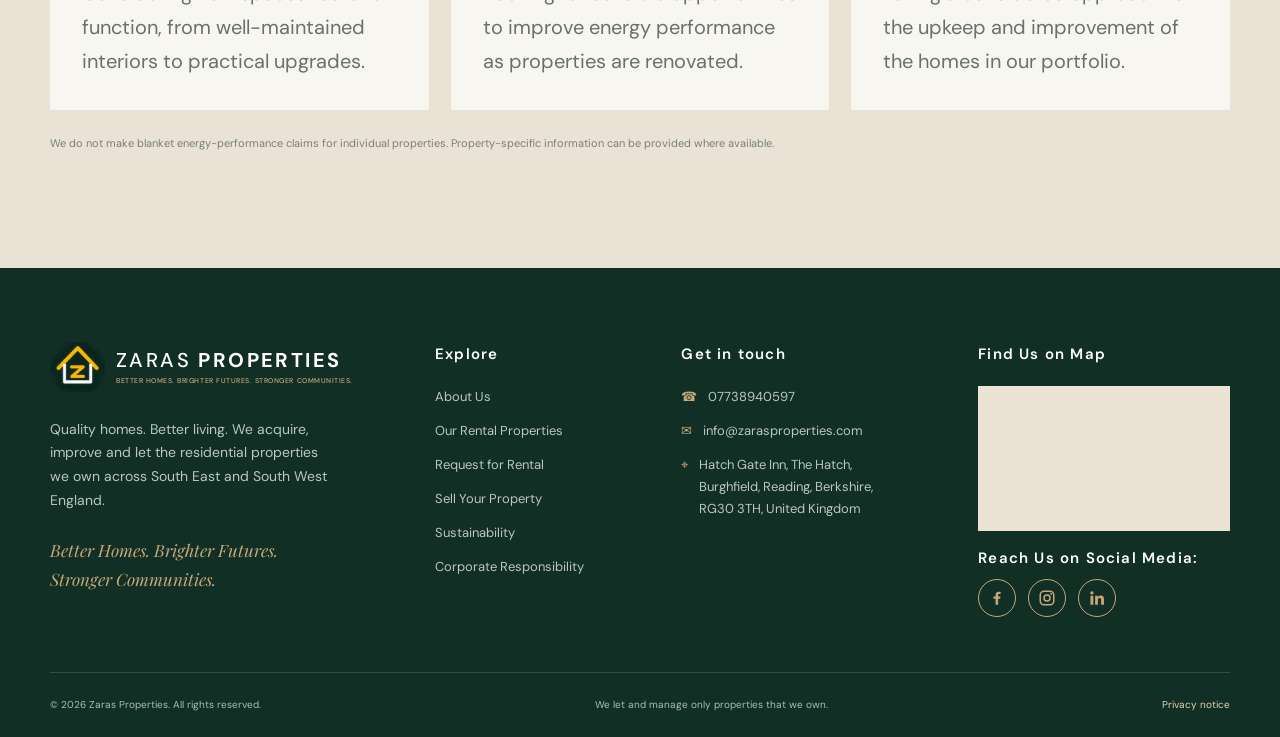
<file: sustainability.html>
<!doctype html>
<html lang="en-GB">
<head>
  <meta charset="utf-8"><meta name="viewport" content="width=device-width, initial-scale=1">
  <title>Sustainability &amp; Energy Efficiency | Zaras Properties</title>
  <meta name="description" content="Our approach to improving comfort, energy efficiency and sustainable living in the homes we own.">
  <meta name="theme-color" content="#183D32">
  <link rel="preconnect" href="https://fonts.googleapis.com"><link rel="preconnect" href="https://fonts.gstatic.com" crossorigin>
  <link href="https://fonts.googleapis.com/css2?family=DM+Sans:wght@400;500;600;700&family=Playfair+Display:ital,wght@0,500;0,600;1,500;1,600&display=swap" rel="stylesheet">
  <link rel="stylesheet" href="assets/css/style.css">
  <link rel="icon" type="image/png" sizes="32x32" href="assets/images/favicon.ico" />
  
  <script defer src="assets/js/main.js"></script>
</head>


<body>

<a class="skip-link" href="#main">Skip to content</a>



<!-- Logo Section-->

<header class="site-header">
  <div class="container nav-wrap">

    <a class="brand" href="index.html" aria-label="Zaras Properties home">

      <img src="assets/images/zaras-logo.png"
           alt="Zaras Properties Logo"
           class="navbar-logo">

      <span class="brand-name">
        ZARAS <b>PROPERTIES</b>
        <small>BETTER HOMES. BRIGHTER FUTURES. STRONGER COMMUNITIES.</small>
      </span>

    </a>

    <!-- Main Menu Section-->

    <button class="menu-toggle" aria-label="Open navigation" aria-expanded="false"><span></span><span></span><span></span></button>

    <nav class="main-nav" aria-label="Main navigation">
      <a class="" href="index.html">Home</a>
      <a class="" href="about.html">About Us</a>
      <a class="" href="properties.html">Our Properties</a>
      <a class="" href="rental-enquiry.html">Book Properties</a>
      <a class="" href="sell-property.html">Sell Properties</a>
      <a class="active" href="sustainability.html">Sustainability</a>
      <a class="" href="csr.html">CSR</a>
      <a class="" href="contact.html">Contact</a>
    </nav>

    <a class="call-button" href="tel:07738940597"><span class="pulse-dot"></span> Call Us</a>

  </div>
</header>


<!-- Main Body  -->

<main id="main">


<!--Sustain page hero-->
<section class="page-hero" style="--page-image:url('../images/sustain-hero.jpg')">
  <div class="container">
    <p class="eyebrow light">SUSTAINABILITY & ENERGY EFFICIENCY</p>
    <h1>Better homes.<br><em>Smarter living.</em></h1>
    <p>Improving the homes we own with comfort, efficiency and long-term value in mind.</p>
  </div>
</section>



<!--Our Approch-->
<section class="section-pad">
  <div class="container feature-split">
    <div class="feature-image">
      <img src="assets/images/sustain-hero.jpg" alt="Bright, sustain and green city">
    </div>
    <div class="feature-text">
      <p class="eyebrow">OUR APPROACH</p>
      <h2>Efficiency is part<br><em>of better living.</em></h2>
      <p>We focus on quality, affordable, safe and energy-efficient rental homes. As we renovate and improve our properties, we consider opportunities to make homes more comfortable and efficient.</p>
      <p>Every property is different. Improvements are considered in the context of the building, its condition and what is practical for that home.</p>
    </div>
  </div>
</section>



<!--Small Details-->
<section class="section-pad bg-sand">
  <div class="container">
    <div class="section-heading">
      <div>
        <p class="eyebrow">THOUGHTFUL IMPROVEMENTS</p>
        <h2>Small details. <em>Meaningful difference.</em></h2>
      </div>
    </div>
    <div class="three-grid">
      <article class="simple-card">
        <span class="card-index">01</span>
        <h3>Comfort</h3>
        <p>Considering how spaces feel and function, from well-maintained interiors to practical upgrades.</p>
      </article>
      <article class="simple-card">
        <span class="card-index">02</span>
        <h3>Energy awareness</h3>
        <p>Looking for sensible opportunities to improve energy performance as properties are renovated.</p>
      </article>
      <article class="simple-card">
        <span class="card-index">03</span>
        <h3>Long-term care</h3>
        <p>Taking a considered approach to the upkeep and improvement of the homes in our portfolio.</p>
      </article>
    </div>
    <p class="disclaimer">We do not make blanket energy-performance claims for individual properties. Property-specific information can be provided where available.</p>
  </div>
</section>



</main>



<!-- Footer Part -->

<footer class="site-footer">

  <div class="container footer-grid">
  
    <div class="footer-brand">
	
		
		<a class="brand brand-light" href="index.html">
			<img src="assets/images/logo-footer.png"
     		alt="Zaras Properties Logo"
			class="footer-logo">

			<span class="brand-name">
				ZARAS <b>PROPERTIES</b>
				<small>BETTER HOMES. BRIGHTER FUTURES. STRONGER COMMUNITIES.</small>
			</span>
		
		</a>

		<p>Quality homes. Better living. We acquire, improve and let the residential properties we own across South East and South West England.</p>

		<p class="footer-slogan">Better Homes. Brighter Futures.<br>Stronger Communities.</p>

		
	</div>
	
	
    <div>
	
		<h3>Explore</h3>
		<ul>
		<li><a href="about.html">About Us</a></li>
		<li><a href="properties.html">Our Rental Properties</a></li>
		<li><a href="rental-enquiry.html">Request for Rental</a></li>
		<li><a href="sell-property.html">Sell Your Property</a></li>
		<li><a href="sustainability.html">Sustainability</a></li>
		<li><a href="csr.html">Corporate Responsibility</a></li>
		</ul>
	
	</div>
	
    <div>
		<h3>Get in touch</h3>
		<ul class="contact-list">
		
		<li><span>☎</span><a href="tel:07738940597">07738940597</a></li>
		<li><span>✉</span><a href="mailto:info@zarasproperties.com">info@zarasproperties.com</a></li>
		<li><span>⌖</span><span>Hatch Gate Inn, The Hatch,<br>Burghfield, Reading, Berkshire,<br>RG30 3TH, United Kingdom</span></li>
		
		</ul>
	</div>
	
    <div>
	
		<h3>Find Us on Map</h3>
		<div class="map-frame footer-map">
		<iframe title="Zaras Properties office location" loading="lazy" referrerpolicy="no-referrer-when-downgrade" src="https://www.google.com/maps?q=Hatch%20Gate%20Inn%2C%20The%20Hatch%2C%20Burghfield%2C%20Reading%2C%20Berkshire%2C%20RG30%203TH&output=embed"></iframe>
		</div>
		
		
		
			
			
				<h3 class="social-heading">Reach Us on Social Media:</h3>

				<div class="social-links">

					<!-- Facebook -->
					<a href="https://www.facebook.com/profile.php?id=61559239577833"
					   target="_blank" rel="noopener noreferrer"
					   aria-label="Facebook">

						<svg viewBox="0 0 24 24" aria-hidden="true">
							<path fill="currentColor" d="M13.5 21v-8h2.7l.4-3h-3.1V8.1c0-.9.3-1.5 1.6-1.5h1.7V3.9c-.3 0-1.3-.1-2.5-.1-2.5 0-4.2 1.5-4.2 4.3V10H7.3v3h2.8v8z"/>
						</svg>
					</a>

					<!-- Instagram -->
					<a href="https://www.instagram.com/zarasproperties"
					   target="_blank" rel="noopener noreferrer"
					   aria-label="Instagram">

						<svg viewBox="0 0 24 24" aria-hidden="true">
							<rect x="3" y="3" width="18" height="18" rx="5" fill="none" stroke="currentColor" stroke-width="2"/>
							<circle cx="12" cy="12" r="4" fill="none" stroke="currentColor" stroke-width="2"/>
							<circle cx="17.5" cy="6.5" r="1.2" fill="currentColor"/>
						</svg>
					</a>

					<!-- LinkedIn -->
					<a href="https://www.linkedin.com/company/zaras-properties"
					   target="_blank" rel="noopener noreferrer"
					   aria-label="LinkedIn">

						<svg viewBox="0 0 24 24" aria-hidden="true">
							<path fill="currentColor" d="M5.2 3a2.2 2.2 0 1 0 0 4.4 2.2 2.2 0 0 0 0-4.4ZM3.3 9h3.8v12H3.3zm6.2 0h3.6v1.6h.1a4 4 0 0 1 3.6-2c3.8 0 4.5 2.5 4.5 5.7V21h-3.8v-5.9c0-1.4 0-3.2-2-3.2s-2.3 1.5-2.3 3.1V21H9.5z"/>
						</svg>
					</a>

				</div>



		
	</div>
	
		
	
  </div>
  
  <div class="container footer-bottom"><span>© 2026 Zaras Properties. All rights reserved.</span><span>We let and manage only properties that we own.</span><a href="privacy.html">Privacy notice</a></div>
  
  
</footer>



</body>

</html>
</file>
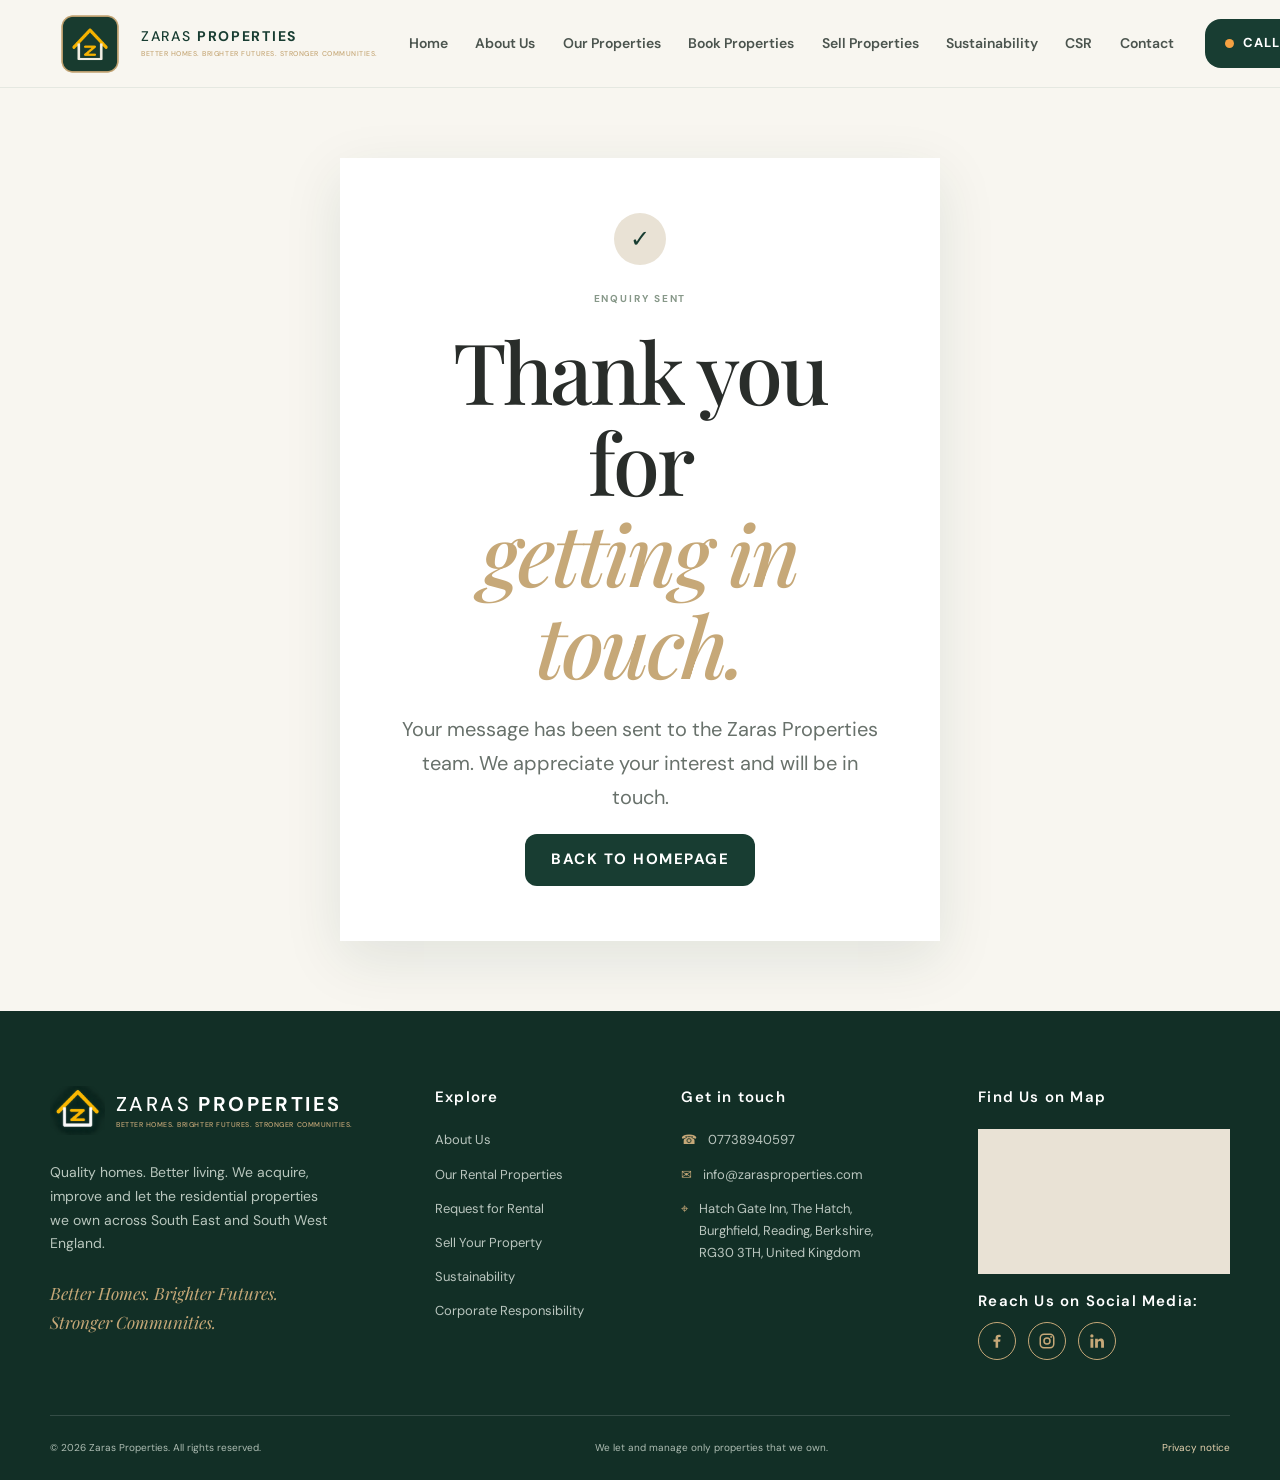
<file: thank-you.html>
<!doctype html>
<html lang="en-GB">
<head>
  <meta charset="utf-8"><meta name="viewport" content="width=device-width, initial-scale=1">
  <title>Thank You | Zaras Properties</title>
  <meta name="description" content="Your enquiry has been sent to Zaras Properties.">
  <meta name="theme-color" content="#183D32">
  <link rel="preconnect" href="https://fonts.googleapis.com"><link rel="preconnect" href="https://fonts.gstatic.com" crossorigin>
  <link href="https://fonts.googleapis.com/css2?family=DM+Sans:wght@400;500;600;700&family=Playfair+Display:ital,wght@0,500;0,600;1,500;1,600&display=swap" rel="stylesheet">
  <link rel="stylesheet" href="assets/css/style.css">
  <link rel="icon" type="image/png" sizes="32x32" href="assets/images/favicon.ico" />
  
  <script defer src="assets/js/main.js"></script>
</head>


<body>

<a class="skip-link" href="#main">Skip to content</a>



<!-- Logo Section-->

<header class="site-header">
  <div class="container nav-wrap">

    <a class="brand" href="index.html" aria-label="Zaras Properties home">

      <img src="assets/images/zaras-logo.png"
           alt="Zaras Properties Logo"
           class="navbar-logo">

      <span class="brand-name">
        ZARAS <b>PROPERTIES</b>
        <small>BETTER HOMES. BRIGHTER FUTURES. STRONGER COMMUNITIES.</small>
      </span>

    </a>

    <!-- Main Menu Section-->

    <button class="menu-toggle" aria-label="Open navigation" aria-expanded="false"><span></span><span></span><span></span></button>

    <nav class="main-nav" aria-label="Main navigation">
      <a class="" href="index.html">Home</a>
      <a class="" href="about.html">About Us</a>
      <a class="" href="properties.html">Our Properties</a>
      <a class="" href="rental-enquiry.html">Book Properties</a>
      <a class="" href="sell-property.html">Sell Properties</a>
      <a class="" href="sustainability.html">Sustainability</a>
      <a class="" href="csr.html">CSR</a>
      <a class="" href="contact.html">Contact</a>
    </nav>

    <a class="call-button" href="tel:07738940597"><span class="pulse-dot"></span> Call Us</a>

  </div>
</header>


<!-- Main Body  -->


<main id="main">

<section class="result-page">

<div class="result-card">

	<span class="success-mark">✓</span>

	<p class="eyebrow">ENQUIRY SENT</p>

	<h1>Thank you for<br><em>getting in touch.</em></h1>

	<p>Your message has been sent to the Zaras Properties team. We appreciate your interest and will be in touch.</p>

	<a class="button button-green" href="index.html">Back to homepage</a>

</div>

</section>

</main>



<!-- Footer Part -->

<footer class="site-footer">

  <div class="container footer-grid">
  
    <div class="footer-brand">
	
		
		<a class="brand brand-light" href="index.html">
			<img src="assets/images/logo-footer.png"
     		alt="Zaras Properties Logo"
			class="footer-logo">

			<span class="brand-name">
				ZARAS <b>PROPERTIES</b>
				<small>BETTER HOMES. BRIGHTER FUTURES. STRONGER COMMUNITIES.</small>
			</span>
		
		</a>

		<p>Quality homes. Better living. We acquire, improve and let the residential properties we own across South East and South West England.</p>

		<p class="footer-slogan">Better Homes. Brighter Futures.<br>Stronger Communities.</p>

		
	</div>
	
	
    <div>
	
		<h3>Explore</h3>
		<ul>
		<li><a href="about.html">About Us</a></li>
		<li><a href="properties.html">Our Rental Properties</a></li>
		<li><a href="rental-enquiry.html">Request for Rental</a></li>
		<li><a href="sell-property.html">Sell Your Property</a></li>
		<li><a href="sustainability.html">Sustainability</a></li>
		<li><a href="csr.html">Corporate Responsibility</a></li>
		</ul>
	
	</div>
	
    <div>
		<h3>Get in touch</h3>
		<ul class="contact-list">
		
		<li><span>☎</span><a href="tel:07738940597">07738940597</a></li>
		<li><span>✉</span><a href="mailto:info@zarasproperties.com">info@zarasproperties.com</a></li>
		<li><span>⌖</span><span>Hatch Gate Inn, The Hatch,<br>Burghfield, Reading, Berkshire,<br>RG30 3TH, United Kingdom</span></li>
		
		</ul>
	</div>
	
    <div>
	
		<h3>Find Us on Map</h3>
		<div class="map-frame footer-map">
		<iframe title="Zaras Properties office location" loading="lazy" referrerpolicy="no-referrer-when-downgrade" src="https://www.google.com/maps?q=Hatch%20Gate%20Inn%2C%20The%20Hatch%2C%20Burghfield%2C%20Reading%2C%20Berkshire%2C%20RG30%203TH&output=embed"></iframe>
		</div>
		
		
		
			
			
				<h3 class="social-heading">Reach Us on Social Media:</h3>

				<div class="social-links">

					<!-- Facebook -->
					<a href="https://www.facebook.com/profile.php?id=61559239577833"
					   target="_blank" rel="noopener noreferrer"
					   aria-label="Facebook">

						<svg viewBox="0 0 24 24" aria-hidden="true">
							<path fill="currentColor" d="M13.5 21v-8h2.7l.4-3h-3.1V8.1c0-.9.3-1.5 1.6-1.5h1.7V3.9c-.3 0-1.3-.1-2.5-.1-2.5 0-4.2 1.5-4.2 4.3V10H7.3v3h2.8v8z"/>
						</svg>
					</a>

					<!-- Instagram -->
					<a href="https://www.instagram.com/zarasproperties"
					   target="_blank" rel="noopener noreferrer"
					   aria-label="Instagram">

						<svg viewBox="0 0 24 24" aria-hidden="true">
							<rect x="3" y="3" width="18" height="18" rx="5" fill="none" stroke="currentColor" stroke-width="2"/>
							<circle cx="12" cy="12" r="4" fill="none" stroke="currentColor" stroke-width="2"/>
							<circle cx="17.5" cy="6.5" r="1.2" fill="currentColor"/>
						</svg>
					</a>

					<!-- LinkedIn -->
					<a href="https://www.linkedin.com/company/zaras-properties"
					   target="_blank" rel="noopener noreferrer"
					   aria-label="LinkedIn">

						<svg viewBox="0 0 24 24" aria-hidden="true">
							<path fill="currentColor" d="M5.2 3a2.2 2.2 0 1 0 0 4.4 2.2 2.2 0 0 0 0-4.4ZM3.3 9h3.8v12H3.3zm6.2 0h3.6v1.6h.1a4 4 0 0 1 3.6-2c3.8 0 4.5 2.5 4.5 5.7V21h-3.8v-5.9c0-1.4 0-3.2-2-3.2s-2.3 1.5-2.3 3.1V21H9.5z"/>
						</svg>
					</a>

				</div>



		
	</div>
	
		
	
  </div>
  
  <div class="container footer-bottom"><span>© 2026 Zaras Properties. All rights reserved.</span><span>We let and manage only properties that we own.</span><a href="privacy.html">Privacy notice</a></div>
  
  
</footer>




</body>


</html>
</file>
<file: assets/css/style.css>
:root {
    --green: #183D32;
    --green2: #214d40;
    --gold: #C6A878;
    --ivory: #F8F6F0;
    --sand: #E9E2D5;
    --charcoal: #292D2A;
    --sage: #879889;
    --white: #fff;
	--yellow: #f5a142;
    --serif: "Playfair Display",Georgia,serif;
    --sans: "DM Sans",Arial,sans-serif;
    --shadow: 0 18px 55px rgba(24,61,50,.10)
}
* {
    box-sizing: border-box
}
html {
    scroll-behavior: smooth
}
body {
    margin: 0;
    background: var(--ivory);
    color: var(--charcoal);
    font-family: var(--sans);
    font-size: 15px;
    line-height: 1.7
}
body.menu-open {
    overflow: hidden
}
img {
    max-width: 100%;
    display: block
}
a {
    color: inherit;
    text-decoration: none
}
button,input,select,textarea {
    font: inherit
}
.container {
    width: min(1180px,calc(100% - 48px));
    margin: auto
}
.narrow {
    max-width: 760px
}
.center {
    text-align: center
}
.section-pad {
    padding: 104px 0
}
.bg-sand {
    background: var(--sand)
}
.eyebrow {
    font-size: 10px;
    font-weight: 700;
    letter-spacing: .19em;
    color: var(--sage);
    margin: 0 0 18px
}
.eyebrow.light {
    color: #e5d4b7
}
h1,h2,h3,p {
    margin-top: 0
}
h1,h2 {
    font-family: var(--serif);
    font-weight: 500;
    letter-spacing: -.035em;
    line-height: 1.08
}
h1 {
    font-size: clamp(48px,6.6vw,86px);
    margin-bottom: 22px
}
h2 {
    font-size: clamp(36px,4.4vw,58px);
    margin-bottom: 24px
}
h1 em,h2 em {
    color: var(--gold);
    font-weight: 500
}
h3 {
    font-size: 20px;
    line-height: 1.3;
    font-weight: 600
}
.lead {
    font-size: 25px;
    line-height: 1.6;
    color: var(--green)
}
.button {
    display: inline-flex;
    align-items: center;
    justify-content: center;
    gap: 14px;
    min-height: 52px;
    padding: 0 25px;
    border: 1px solid transparent;
    font-size: 15px;
    font-weight: 700;
    letter-spacing: .1em;
    text-transform: uppercase;
    transition: .25s ease;
    cursor: pointer;
	border-radius: 12px;
}
.button:hover {
    transform: translateY(-2px);
    box-shadow: 0 10px 25px #0002
}
.button-green {
    background: var(--green);
    color: white
}
.button-green:hover {
    background: var(--gold);
    color: #fff;
}

.button-gold {
    background: var(--gold);
    color: var(--green)
}
.button-outline-light {
    border-color: #ffffffa8;
    color: #fff;
    background: #ffffff12
}
.button-row {
    display: flex;
    gap: 12px;
    flex-wrap: wrap
}
.text-link {
    display: inline-flex;
    align-items: center;
    justify-content: center;
    gap: 10px;

    color: var(--green);
    background: transparent;
    font-size: 15px;
    font-weight: 700;
    letter-spacing: .07em;
    text-transform: uppercase;
    text-decoration: none;

    border: 1px solid var(--gold);
    border-radius: 30px;
    padding: 12px 20px;

    transition: all .3s ease;
}
.text-link span,.text-link b {
    color: var(--gold);
    font-size: 17px;
    transition: all .3s ease;
}

.text-link:hover {
    background: var(--green);
    color: #fff;
    border-color: var(--gold);
}
.text-link:hover span,
.text-link:hover b {
    color: #fff;
    transform: translate(3px, -2px);
}
.skip-link {
    position: absolute;
    left: -999px;
    top: 8px;
    background: #fff;
    padding: 10px;
    z-index: 1000
}
.skip-link:focus {
    left: 8px
}
.site-header {
    height: 88px;
    position: sticky;
    top: 0;
    z-index: 100;
    background: rgba(248,246,240,.96);
    backdrop-filter: blur(14px);
    border-bottom: 1px solid #183d3214
}
.nav-wrap {
    height: 100%;
    display: flex;
    align-items: center;
    justify-content: space-between;
    gap: 24px
}
.brand {
    display: flex;
    align-items: center;
    gap: 11px;
    flex-shrink: 0
}
.brand-mark {
    width: 42px;
    height: 42px;
    border: 1px solid var(--gold);
    display: grid;
    place-items: center;
    color: var(--green);
    font-family: var(--serif);
    font-size: 29px
}
.brand-name {
    font-size: 14px;
    letter-spacing: .12em;
    color: var(--green);
    font-weight: 500;
    line-height: 1.2
}
.brand-name b {
    font-weight: 700
}
.brand-name small {
    display: block;
    font-size: 7px !important;
	color: var(--gold) !important;
    letter-spacing: .16em;
    color: var(--sage);
    margin-top: 5px
}
.main-nav {
    display: flex;
    align-items: center;
    gap: clamp(10px,1.35vw,21px)
}
.main-nav a {
    font-size: 10px;
    font-weight: 600;
    color: #4b544e;
    white-space: nowrap;
    transition: .2s
}
.main-nav a:hover,.main-nav a.active {
    color: var(--green)
}
.main-nav a.active {
    box-shadow: 0 2px var(--gold);
    padding-bottom: 6px
}

.call-button {
    display: flex;
    align-items: center;
    gap: 9px;
    background: var(--green);
    color: #fff;
    padding: 12px 19px;
    font-size: 13px;
    font-weight: 700;
    letter-spacing: .08em;
    text-transform: uppercase;
    white-space: nowrap;

    border-radius: 16px;
    border: 1px solid transparent;
    transition: all .3s ease;
    cursor: pointer;
}

.call-button:hover {
    background: var(--gold);
    color: #fff;
    border-color: var(--gold);
}

.pulse-dot {
    width: 9px;
    height: 9px;
    background: var(--yellow);
    border-radius: 50%;
    box-shadow: 0 0 0 0 #c6a878a0;
    animation: pulse 1.8s infinite
}
@keyframes pulse {
    70% {
        box-shadow: 0 0 0 8px #c6a87800
    }
    100% {
        box-shadow: 0 0 0 0 #c6a87800
    }
}
.menu-toggle {
    display: none
}
.hero {
    min-height: 650px;
    height: min(760px,calc(100vh - 88px));
    position: relative;
    display: flex;
    align-items: center;
    overflow: hidden;
    background: var(--green)
}
.hero-slides,.hero-shade {
    position: absolute;
    inset: 0
}
.hero-slide {
    position: absolute;
    inset: 0;
    background-size: cover;
    background-position: center;
    opacity: 0;
    transform: scale(1.04);
    transition: opacity 1.3s ease,transform 7s ease
}
.hero-slide.active {
    opacity: 1;
    transform: scale(1)
}
.hero-shade {
    background: linear-gradient(90deg,rgba(12,35,28,.82) 0%,rgba(12,35,28,.58) 48%,rgba(12,35,28,.12) 100%)
}
.hero-content {
    position: relative;
    color: #fff;
    padding-top: 30px
}
.hero h1 {
    max-width: 760px
}
.hero-copy {
    max-width: 520px;
    color: #f1eee7;
    font-size: 16px;
    margin-bottom: 30px
}
.hero-caption {
    display: flex;
    align-items: center;
    gap: 12px;
    margin-top: 76px;
    color: #eee7da;
    font-size: 11px
}
.caption-line {
    width: 38px;
    height: 1px;
    background: var(--gold)
}
.hero-dots {
    position: absolute;
    right: 0;
    bottom: 3px;
    display: flex;
    gap: 8px
}
.hero-dot {
    width: 23px;
    height: 3px;
    border: 0;
    background: #ffffff70;
    padding: 0;
    cursor: pointer
}
.hero-dot.active {
    background: var(--gold);
    width: 42px
}
.split-intro {
    display: grid;
    grid-template-columns: 1fr 1fr;
    gap: 12%;
    align-items: start
}
.intro-copy {
    max-width: 540px
}
.intro-copy p:not(.lead) {
    color: #626a64
}
.intro-copy .text-link {
    margin-top: 14px
}
.section-heading {
    display: flex;
    align-items: end;
    justify-content: space-between;
    gap: 30px;
    margin-bottom: 42px
}
.section-heading h2 {
    margin-bottom: 0
}
.section-note {
    max-width: 290px;
    color: #68716b;
    font-size: 13px
}
.property-grid {
    display: grid;
    grid-template-columns: repeat(3,1fr);
    gap: 24px
}
.property-card {
    background: var(--ivory);
    box-shadow: var(--shadow);
    overflow: hidden
}
.property-card>a {
    display: block
}
.property-card img {
    width: 100%;
    height: 250px;
    object-fit: cover;
    transition: transform .6s
}
.property-card:hover img {
    transform: scale(1.04)
}
.property-info {
    padding: 25px
}
.property-info .eyebrow {
    margin-bottom: 10px
}
.property-info h3 {
    color: var(--green);
    margin-bottom: 9px
}
.property-info p:not(.eyebrow) {
    color: #69716b;
    font-size: 13px
}
.property-info .text-link {
    margin-top: 5px
}
.empty-feature,.gallery-empty {
    display: grid;
    grid-template-columns: 1fr 1.1fr;
    align-items: center;
    background: var(--ivory);
    box-shadow: var(--shadow)
}
.empty-feature>div,.gallery-empty>div {
    padding: clamp(28px,5vw,65px)
}
.empty-feature img {
    width: 100%;
    height: 390px;
    object-fit: cover;
	transition: transform .5s ease;
}
.empty-feature:hover img {
    transform: scale(1.04);
}
.gallery-empty img {
    width: 100%;
    height: 390px;
    object-fit: cover
}
.empty-icon {
    font-size: 30px;
    color: var(--gold)
}
.empty-feature h3 {
    font-family: var(--serif);
    font-size: 29px;
    font-weight: 500;
    color: var(--green);
    margin: 12px 0
}
.empty-feature p,.gallery-empty p {
    color: #69716b
}
.feature-split {
    display: grid;
    grid-template-columns: 1.05fr .95fr;
    gap: 9%;
    align-items: center
}
.feature-image {
    position: relative
}
.feature-image:before {
    content: "";
    position: absolute;
    left: -15px;
    bottom: -15px;
    width: 42%;
    height: 45%;
    border-left: 2px solid var(--gold);
    border-bottom: 2px solid var(--gold);
    z-index: 0
}
.feature-image img {
    position: relative;
    width: 100%;
    height: 480px;
    object-fit: cover;
	transition: transform .5s ease;
}
.feature-image:hover img {
    transform: scale(1.04);
}


.feature-text {
    max-width: 480px
}
.feature-text>p:not(.eyebrow) {
    color: #68716b
}
.check-list {
    list-style: none;
    padding: 0;
    margin: 25px 0 30px
}
.check-list li {
    padding: 9px 0 9px 25px;
    position: relative;
    font-size: 13px;
    border-bottom: 1px solid #183d3218
}
.check-list li:before {
    content: "✓";
    position: absolute;
    left: 0;
    color: var(--gold);
    font-weight: 700
}
.sell-band {
    background: var(--green);
    color: #fff;
    padding: 76px 0
}
.sell-inner {
    display: flex;
    justify-content: space-between;
    align-items: center;
    gap: 40px
}
.sell-inner h2 {
    margin-bottom: 14px
}
.sell-inner p:not(.eyebrow) {
    color: #d9e0db;
    max-width: 510px;
    margin-bottom: 0
}
.sell-inner .button {
    flex-shrink: 0
}
.values-grid {
    display: grid;
    grid-template-columns: 1.15fr 1fr 1fr;
    gap: 24px;
    align-items: stretch
}
.value-intro {
    padding: 20px 20px 20px 0
}
.value-intro p:not(.eyebrow) {
    color: #68716b
}
.value-card {
    position: relative;
    padding: 34px;
    background: #fff;
    min-height: 290px;
    box-shadow: var(--shadow);
    transition: .25s
}
.value-card:hover {
    transform: translateY(-5px)
}
.value-number {
    font-size: 13px;
    letter-spacing: .15em;
    color: var(--gold)
}
.value-icon {
    position: absolute;
    right: 30px;
    top: 25px;
    color: var(--gold);
    font-size: 26px
}
.value-card h3 {
    font-family: var(--serif);
    font-weight: 500;
    font-size: 30px;
    color: var(--green);
    margin: 55px 0 12px
}
.value-card p {
    font-size: 15px;
    color: #68716b
}
.value-card .text-link {
    margin-top: 10px
}
.contact-cta {
    background: linear-gradient(100deg,rgba(16,47,37,.95),rgba(16,47,37,.78)),url('https://images.unsplash.com/photo-1600607687920-4e2a09cf159d?auto=format&fit=crop&w=1800&q=80') center/cover;
    color: #fff;
    padding: 83px 0
}
.cta-inner {
    display: flex;
    align-items: center;
    justify-content: space-between;
    gap: 40px
}
.cta-inner h2 {
    margin-bottom: 14px
}
.cta-inner p:not(.eyebrow) {
    color: #e2e8e3
}
.cta-actions {
    display: flex;
    flex-direction: column;
    align-items: flex-start;
    gap: 20px
}
.phone-link {
    font-size: 15px;
    font-weight: 600
}
.light {
    color: #fff
}
.page-hero {
    min-height: 430px;
    display: flex;
    align-items: center;
    color: #fff;
    background: linear-gradient(90deg,rgba(15,46,36,.86),rgba(15,46,36,.38)),var(--page-image) center/cover
}
.page-hero .container {
    padding: 65px 0
}
.page-hero h1 {
    font-size: clamp(48px,6vw,72px);
    margin-bottom: 16px
}
.page-hero p:not(.eyebrow) {
    max-width: 540px;
    color: #f2f1eb;
    font-size: 15px
}
.compact-hero {
    min-height: 360px
}
.three-grid {
    display: grid;
    grid-template-columns: repeat(3,1fr);
    gap: 22px
}
.simple-card {
    background: var(--ivory);
    padding: 32px;
    min-height: 220px;
    border-top: 2px solid var(--gold)
}
.simple-card h3 {
    font-family: var(--serif);
    font-weight: 500;
    font-size: 25px;
    color: var(--green);
    margin: 22px 0 12px
}
.simple-card p {
    font-size: 13px;
    color: #68716b;
    margin-bottom: 0
}
.card-index {
    color: var(--gold);
    font-size: 15px;
    letter-spacing: .12em
}
.gallery-grid {
    grid-template-columns: repeat(3,1fr)
}
.property-meta,.status-tag {
    display: inline-block;
    font-size: 10px;
    letter-spacing: .05em;
    text-transform: uppercase;
    color: var(--green);
    margin: 4px 8px 0 0
}
.status-tag {
    padding: 4px 8px;
    background: var(--sand)
}
.gallery-empty {
    grid-template-columns: 1.1fr 1fr
}
.gallery-empty img {
    height: 430px
}
.gallery-empty h2 {
    font-size: 39px
}
.disclaimer {
    font-size: 11px;
    color: #7a807b;
    margin-top: 24px
}
.form-layout {
    display: grid;
    grid-template-columns: .75fr 1.25fr;
    gap: 9%;
    align-items: start
}
.form-aside {
    position: sticky;
    top: 125px
}
.form-aside p:not(.eyebrow) {
    color: #68716b
}
.aside-note {
    background: var(--sand);
    padding: 22px;
    margin-top: 30px;
    border-left: 2px solid var(--gold)
}
.aside-note strong {
    font-size: 12px;
    color: var(--green)
}
.aside-note p {
    font-size: 12px;
    margin: 8px 0 0
}
.contact-form {
    background: #fff;
    padding: clamp(25px,4vw,48px);
    box-shadow: var(--shadow)
}
.contact-form label {
    display: block;
    font-size: 11px;
    font-weight: 600;
    color: #46534b;
    margin-bottom: 18px
}
.contact-form input:not([type=checkbox]),.contact-form select,.contact-form textarea {
    width: 100%;
    margin-top: 8px;
    border: 1px solid #d9ded8;
    background: #fcfbf8;
    padding: 13px 14px;
    color: var(--charcoal);
    outline: none;
    border-radius: 0;
    font-size: 13px
}
.contact-form input:focus,.contact-form select:focus,.contact-form textarea:focus {
    border-color: var(--sage);
    box-shadow: 0 0 0 3px #87988920
}
.contact-form textarea {
    resize: vertical
}
.form-row {
    display: grid;
    grid-template-columns: 1fr 1fr;
    gap: 16px
}
.contact-form .consent {
    display: flex;
    gap: 10px;
    align-items: flex-start;
    font-weight: 400;
    color: #68716b
}
.consent input {
    margin-top: 3px;
    accent-color: var(--green)
}
.form-privacy {
    font-size: 10px;
    color: #818a83;
    margin: 13px 0 0
}
.other-subject[hidden] {
    display: none
}
.form-trap {
    position: absolute;
    left: -10000px;
    width: 1px;
    height: 1px;
    overflow: hidden
}
.contact-layout {
    display: grid;
    grid-template-columns: .8fr 1.2fr;
    gap: 8%;
    align-items: start
}
.contact-details h2 {
    font-size: 45px
}
.contact-method {
    display: flex;
    gap: 17px;
    padding: 20px 0;
    border-bottom: 1px solid #183d3220;
    align-items: center
}
.contact-method>span {
    width: 42px;
    height: 42px;
    display: grid;
    place-items: center;
    background: var(--sand);
    color: var(--green);
    font-size: 18px
}
.contact-method small {
    display: block;
    color: var(--sage);
    font-size: 9px;
    letter-spacing: .13em;
    font-weight: 700
}
.contact-method strong {
    font-size: 13px;
    color: var(--green);
    font-weight: 600;
    display: block;
    margin-top: 4px
}
.contact-details .aside-note {
    margin-top: 28px
}
.large-map,.map-frame {
    overflow: hidden;
    background: var(--sand)
}
.large-map iframe {
    width: 100%;
    height: 420px;
    border: 0;
    display: block
}
.footer-map iframe {
    width: 100%;
    height: 145px;
    border: 0;
    display: block
}
.site-footer {
    background: #122f26;
    color: #e9eee9;
    padding: 72px 0 0
}
.footer-grid {
    display: grid;
    grid-template-columns: 1.35fr .8fr 1fr 1fr;
    gap: 45px;
    padding-bottom: 55px
}
.brand-light .brand-mark {
    color: #f3eee3
}
.brand-light .brand-name {
    color: #fff
}
.brand-light .brand-name small {
    color: #b6c2b9
}
.footer-brand>p {
    font-size: 14px;
    color: #b9c7be;
    max-width: 290px;
    margin: 23px 0
}
.footer-slogan {
    color: var(--gold)!important;
    font-family: var(--serif);
    font-style: italic;
    font-size: 17px!important
}
.footer-grid h3 {
    font-size: 15px;
    letter-spacing: .08em;
    margin: 5px 0 22px;
    color: #fff
}
.footer-grid ul {
    list-style: none;
    margin: 0;
    padding: 0
}
.footer-grid li {
    margin: 0 0 12px;
    font-size: 13px;
    color: #bac6bf
}
.footer-grid li a:hover {
    color: var(--gold)
}
.contact-list li {
    display: flex;
    gap: 11px
}
.contact-list li>span:first-child {
    color: var(--gold)
}
.social-heading {
    margin: 18px 0 10px!important
}
.social-links {
    display: flex;
    gap: 9px
}
.social-links a {
    width: 30px;
    height: 30px;
    border: 1px solid #ffffff50;
    display: grid;
    place-items: center;
    color: var(--gold)
}
.footer-bottom {
    border-top: 1px solid #ffffff25;
    min-height: 65px;
    display: flex;
    align-items: center;
    justify-content: space-between;
    gap: 20px;
    font-size: 10px;
    color: #aebdb3
}
.footer-bottom a {
    color: #e6d3b0
}
.result-page {
    min-height: 65vh;
    display: grid;
    place-items: center;
    padding: 70px 24px
}
.result-card {
    max-width: 600px;
    text-align: center;
    background: #fff;
    padding: 55px;
    box-shadow: var(--shadow)
}
.result-card p:not(.eyebrow) {
    color: #68716b
}
.success-mark {
    width: 52px;
    height: 52px;
    border-radius: 50%;
    background: var(--sand);
    color: var(--green);
    display: grid;
    place-items: center;
    font-size: 24px;
    margin: 0 auto 25px
}
.legal-copy h2 {
    font-size: 28px;
    margin: 30px 0 12px
}
.legal-copy p {
    color: #626a64
}
.admin-wrap {
    max-width: 1100px;
    margin: 55px auto;
    padding: 0 24px
}
.admin-login {
    max-width: 500px;
    margin: 10vh auto
}
.admin-top {
    display: flex;
    justify-content: space-between;
    align-items: center;
    margin-bottom: 35px
}
.admin-top h1,.admin-login h1 {
    font-size: 48px
}
.admin-columns {
    display: grid;
    grid-template-columns: 1fr 1fr;
    gap: 25px
}
.admin-list {
    background: #fff;
    padding: 30px;
    box-shadow: var(--shadow)
}
.admin-list h2 {
    font-size: 27px
}
.admin-list h2 span {
    font: 12px var(--sans);
    color: var(--sage)
}
.admin-property {
    display: flex;
    gap: 14px;
    padding: 15px 0;
    border-top: 1px solid #183d3218
}
.admin-property img {
    width: 82px;
    height: 70px;
    object-fit: cover
}
.admin-property small {
    display: block;
    color: #778078;
    font-size: 11px
}
.admin-property p {
    font-size: 11px;
    margin: 7px 0
}
.admin-property a {
    color: var(--green);
    text-decoration: underline
}
.success-message,.error-message {
    padding: 12px 16px;
    background: #e7efe8;
    color: #183d32;
    font-size: 13px
}
.error-message {
    background: #f8e9e5;
    color: #8d3022
}
@media(max-width:1100px) {
    .main-nav {
        gap: 10px
    }
    .main-nav a {
        font-size: 9px
    }
    .nav-wrap {
        gap: 12px
    }
    .call-button {
        padding: 11px
    }
    .footer-grid {
        gap: 25px
    }
}
@media(max-width:900px) {
    .site-header {
        height: 76px
    }
    .menu-toggle {
        display: flex;
        flex-direction: column;
        gap: 5px;
        border: 0;
        background: none;
        padding: 10px;
        z-index: 102
    }
    .menu-toggle span {
        display: block;
        width: 23px;
        height: 2px;
        background: var(--green)
    }
    .main-nav {
        display: none;
        position: fixed;
        inset: 76px 0 0;
        background: var(--ivory);
        padding: 30px 24px;
        flex-direction: column;
        align-items: stretch;
        gap: 0;
        overflow: auto
    }
    .main-nav.open {
        display: flex
    }
    .main-nav a {
        font-size: 14px;
        padding: 14px 0;
        border-bottom: 1px solid #183d3218
    }
    .main-nav a.active {
        box-shadow: none
    }
    .call-button {
        margin-left: auto
    }
    .hero {
        height: 650px;
        min-height: 570px
    }
    .split-intro,.feature-split,.form-layout,.contact-layout {
        grid-template-columns: 1fr;
        gap: 35px
    }
    .feature-image img {
        height: 400px
    }
    .form-aside {
        position: static
    }
    .footer-grid {
        grid-template-columns: 1fr 1fr
    }
    .values-grid {
        grid-template-columns: 1fr 1fr
    }
    .value-intro {
        grid-column: 1/-1
    }
    .sell-inner,.cta-inner {
        align-items: flex-start;
        flex-direction: column
    }
    .gallery-empty {
        grid-template-columns: 1fr 1fr
    }
}
@media(max-width:620px) {
    .container {
        width: min(100% - 36px,1180px)
    }
    .section-pad {
        padding: 70px 0
    }
    .brand-mark {
        width: 36px;
        height: 36px;
        font-size: 24px
    }
    .brand-name {
        font-size: 12px
    }
    .brand-name small {
        font-size: 6px
    }
    .call-button {
        font-size: 9px;
        padding: 10px 11px
    }
    .hero {
        min-height: 620px;
        height: calc(100svh - 76px);
        max-height: 760px
    }
    .hero h1 {
        font-size: 54px
    }
    .hero-copy {
        font-size: 14px
    }
    .hero-caption {
        margin-top: 55px
    }
    .hero-dots {
        bottom: -28px;
        left: 0;
        right: auto
    }
    .button-row {
        flex-direction: column;
        align-items: flex-start
    }
    .button {
        min-height: 49px
    }
    .section-heading {
        align-items: flex-start;
        flex-direction: column
    }
    .property-grid,.three-grid,.values-grid {
        grid-template-columns: 1fr
    }
    .value-intro {
        grid-column: auto
    }
    .property-card img {
        height: 235px
    }
    .empty-feature,.gallery-empty {
        grid-template-columns: 1fr
    }
    .empty-feature img,.gallery-empty img {
        height: 260px;
        grid-row: 1
    }
    .feature-image img {
        height: 300px
    }
    .feature-split {
        gap: 45px
    }
    .sell-band {
        padding: 65px 0
    }
    .cta-inner {
        gap: 15px
    }
    .page-hero {
        min-height: 370px
    }
    .page-hero .container {
        padding: 55px 0
    }
    .page-hero h1 {
        font-size: 53px
    }
    .form-row {
        grid-template-columns: 1fr;
        gap: 0
    }
    .contact-form {
        padding: 24px 19px
    }
    .contact-details h2 {
        font-size: 39px
    }
    .large-map iframe {
        height: 320px
    }
    .footer-grid {
        grid-template-columns: 1fr;
        gap: 28px
    }
    .footer-grid>div {
        max-width: 440px
    }
    .footer-bottom {
        padding: 18px 0;
        align-items: flex-start;
        flex-direction: column;
        gap: 8px
    }
    .result-card {
        padding: 35px 22px
    }
    .admin-columns {
        grid-template-columns: 1fr
    }
    .admin-top {
        align-items: flex-start;
        flex-direction: column;
        gap: 12px
    }
    .admin-top h1 {
        font-size: 42px
    }
}
/* Requested refinements: clearer navigation, slightly larger typography and property showcase */
body {
    font-size: 16px
}
p {
    font-size: 20px
}
.main-nav {
    gap: clamp(9px,1.05vw,16px)
}
.main-nav a {
    font-size: 12px;
    font-weight: 600;
    padding: 9px 7px;
    border-radius: 3px;
    position: relative
}
.main-nav a::after {
    content: "";
    position: absolute;
    left: 7px;
    right: 7px;
    bottom: 3px;
    height: 2px;
    background: var(--gold);
    transform: scaleX(0);
    transform-origin: left;
    transition: transform .22s ease
}
.main-nav a:hover {
    color: var(--green);
    background: rgba(198,168,120,.14)
}
.main-nav a:hover::after,.main-nav a.active::after {
    transform: scaleX(1)
}
.main-nav a.active {
    color: var(--green);
    box-shadow: none;
    padding-bottom: 9px;
    background: rgba(198,168,120,.13)
}
.main-nav a:focus-visible {
    outline: 2px solid var(--gold);
    outline-offset: 3px
}
.brand-name small {
    font-size: 6px;
    letter-spacing: .075em;
    white-space: nowrap
}
.hero-copy,.page-hero p:not(.eyebrow) {
    font-size: 17px
}
.section-note,.property-info p:not(.eyebrow),.simple-card p,.feature-text>p:not(.eyebrow) {
    font-size: 20px
}
.check-list li {
    font-size: 18px
}
.contact-form label {
    font-size: 12px
}
.contact-form input:not([type=checkbox]),.contact-form select,.contact-form textarea {
    font-size: 14px
}
.properties-showcase {
    background: var(--ivory)
}
.properties-intro {
    text-align: center;
    max-width: 760px;
    margin: 0 auto 40px
}
.region-label {
    display: inline-block;
    padding: 7px 13px;
    background: var(--sand);
    border-left: 2px solid var(--gold);
    font-size: 10px;
    font-weight: 700;
    letter-spacing: .13em;
    color: var(--green);
    margin-bottom: 12px
}
.properties-intro h2 {
    font-size: clamp(30px,3.3vw,42px);
    color: var(--green);
    margin-bottom: 12px;
    letter-spacing: -.02em
}
.properties-intro>p {
    max-width: 590px;
    margin: 0 auto;
    color: #68716b;
    font-size: 15px;
    line-height: 1.6
}
.gallery-grid {
    grid-template-columns: repeat(3,minmax(0,1fr));
    gap: 22px
}
.showcase-card {
    border: 1px solid #dce2dc;
    border-radius: 8px;
    background: #fff;
    box-shadow: 0 5px 18px rgba(24,61,50,.07);
    transition: transform .25s ease,box-shadow .25s ease
}
.showcase-card:hover {
    transform: translateY(-4px);
    box-shadow: 0 14px 30px rgba(24,61,50,.12)
}
.showcase-card>a {
    display: block
}
.property-image-wrap {
    height: 185px;
    position: relative;
    overflow: hidden;
    background: var(--sand)
}
.property-image-wrap img {
    width: 100%;
    height: 100%;
    object-fit: cover;
    transition: transform .5s ease
}
.showcase-card:hover .property-image-wrap img {
    transform: scale(1.04)
}
.property-region,.property-epc {
    position: absolute;
    top: 11px;
    padding: 5px 9px;
    font-size: 9px;
    font-weight: 700;
    letter-spacing: .035em;
    border-radius: 2px;
    text-transform: uppercase
}
.property-region {
    left: 11px;
    background: var(--green);
    color: #fff
}
.property-epc {
    right: 11px;
    background: var(--gold);
    color: var(--green)
}
.showcase-card .property-info {
    padding: 18px 19px 19px
}
.property-location {
    font-size: 10px!important;
    letter-spacing: .08em;
    color: var(--sage)!important;
    font-weight: 600;
    margin: 0 0 5px!important
}
.showcase-card .property-info h3 {
    font-family: var(--serif);
    font-size: 18px;
    font-weight: 500;
    margin-bottom: 8px
}
.showcase-card .property-info>p:not(.property-location) {
    font-size: 12px;
    line-height: 1.55;
    min-height: 75px;
    margin-bottom: 13px
}
.property-facts {
    display: flex;
    flex-wrap: wrap;
    gap: 7px 13px;
    border-top: 1px solid #dce2dc;
    padding-top: 11px;
    margin-top: 12px;
    color: #263b32;
    font-size: 10px;
    font-weight: 600
}
.property-book {
    display: flex;
    width: 100%;
    min-height: 43px;
    margin-top: 13px;
    border-radius: 4px;
    font-size: 10px
}
.sample-disclaimer {
    text-align: center;
    color: #818a83;
    font-size: 11px;
    margin: 22px 0 0
}
@media(max-width:1100px) {
    .main-nav {
        gap: 5px
    }
    .main-nav a {
        font-size: 10px;
        padding-left: 5px;
        padding-right: 5px
    }
    .brand-name small {
        font-size: 5px
    }
    .call-button {
        font-size: 9px
    }
}
@media(max-width:900px) {
    .main-nav a {
        font-size: 15px;
        padding: 14px 4px
    }
    .main-nav a::after {
        left: 0;
        right: auto;
        width: 38px;
        bottom: 8px
    }
    .main-nav a.active {
        padding-bottom: 14px
    }
    .brand-name small {
        font-size: 6px
    }
}
@media(max-width:760px) {
    .gallery-grid {
        grid-template-columns: repeat(2,minmax(0,1fr))
    }
}
@media(max-width:620px) {
    .gallery-grid {
        grid-template-columns: 1fr
    }
    .property-image-wrap {
        height: 220px
    }
    .showcase-card .property-info>p:not(.property-location) {
        min-height: 0
    }
    .properties-intro h2 {
        font-size: 30px
    }
    .brand-name small {
        font-size: 5px;
        letter-spacing: .04em
    }
}




/*
Addtional custom CSS
*/

/* Navbar Logo */
.navbar-logo {
    width: 80px;
    height: 60px;
    object-fit: contain;
    display: block;
    mix-blend-mode: multiply;
}

/* Navbar Menu Font Size */
.main-nav a {
    font-size: 14px;
}

/* Mobile Responsive */
@media (max-width: 900px) {
    .navbar-logo {
        width: 48px;
        height: 44px;
    }

    .main-nav a {
        font-size: 15px;
    }
}


/* Stronger Communities Text Color */
.stronger-text {
    color: var(--yellow);
}

/* About Section */


.section-eyebrow {
    display: block;
    color: var(--gold) !Important;
    font-size: 14px !Important;
    font-weight: 700;
    letter-spacing: 0.16em;
    text-transform: uppercase;
    margin-bottom: 20px;
}

.section-eyebrow::before {
    content: "";
    display: inline-block;
    width: 28px;
    height: 1px;
    background: var(--gold);
    margin-right: 12px;
    vertical-align: middle;
}

.about-section-title {
    color: var(--green);
    font-family: Georgia, "Times New Roman", serif;
    font-size: 40px;
    font-weight: 700;
    line-height: 1.22;
    letter-spacing: -0.025em;
    margin: 0;
}


/* About Feature List */

.about-feature-list {
    display: flex;
    flex-direction: column;
    gap: 13px;
    width: 100%;
}

.about-feature-item {
    display: flex;
    align-items: flex-start;
    gap: 13px;
}

.feature-check {
    color: var(--gold);
    font-size: 21px;
    font-weight: 600;
    line-height: 1.4;
    flex-shrink: 0;
}

.about-feature-item p {
    color: var(--text);
    font-size: 20px;
    line-height: 1.65;
    margin: 0;
    font-weight: 400;
}

.about-feature-item strong {
    color: var(--green);
    font-weight: 700;
}

/* Mobile Responsive */
@media (max-width: 600px) {
    .about-feature-list {
        gap: 12px;
    }

    .about-feature-item {
        gap: 10px;
    }

    .about-feature-item p {
        font-size: 14px;
        line-height: 1.6;
    }

    .feature-check {
        font-size: 19px;
    }
}


/* Important Clarification Box */

.important-clarification {
    margin-top: 25px;
    padding: 19px 22px;
    background: #fff;
    border: 1px solid #c9d1cc;
    border-left: 4px solid var(--gold);
    border-radius: 11px;
    box-shadow: 0 5px 16px rgba(0, 0, 0, 0.05);
}

.important-clarification h3 {
    color: var(--green);
    font-size: 16px;
    font-weight: 700;
    margin: 0 0 5px;
}

.important-clarification p {
    color: var(--text);
    font-size: 18px;
    line-height: 1.65;
    margin: 0;
}

.important-clarification strong {
    color: var(--green);
    font-weight: 700;
}

/* Mobile Responsive */
@media (max-width: 600px) {
    .important-clarification {
        padding: 16px 17px;
        margin-top: 20px;
    }

    .important-clarification h3 {
        font-size: 15px;
    }

    .important-clarification p {
        font-size: 14px;
        line-height: 1.6;
    }
}


/* About Section Image */

.about-section-image {
    width: 100%;
    margin-top: 28px;
    overflow: hidden;
    border-radius: 10px;
    aspect-ratio: 16 / 10;
}

.about-section-image img {
    display: block;
    width: 100%;
    height: 100%;
    object-fit: cover;
    object-position: center;
    transition: transform .5s ease;
}

.about-section-image:hover img {
    transform: scale(1.04);
}

/* Mobile Responsive */
@media (max-width: 768px) {
    .about-section-image {
        margin-top: 22px;
        aspect-ratio: 16 / 9;
    }
}


/* Home contact*/


/* Phone Icon */
.phone-icon {
    display: inline-block;
    font-size: 17px;
    margin-right: 6px;
    vertical-align: middle;
}


/*Footer*/

/* Footer Logo */
.footer-logo {
    width: 55px;
    height: 55px;
    object-fit: contain;
    display: block;
    flex-shrink: 0;
}


/* Footer Brand Text */
footer .brand-name {
    font-size: 20px;
    line-height: 1.2;
}

footer .brand-name b {
    font-weight: 700;
}



/* Footer Social Media Links */

.social-links {
    display: flex;
    align-items: center;
    gap: 12px;
}

.social-links a {
    display: flex;
    align-items: center;
    justify-content: center;

    width: 38px;
    height: 38px;

    border: 1px solid var(--gold);
    border-radius: 50%;

    color: var(--gold);
    background: transparent;

    font-size: 13px;
    font-weight: 700;
    text-decoration: none;

    transition: all .3s ease;
}

.social-links a:hover {
    background: var(--gold);
    color: #fff;
    border-color: var(--gold);
    transform: translateY(-3px);
}

/* Social Media Icons */

/* Social Media SVG Icons */

.social-links a {
    display: flex;
    align-items: center;
    justify-content: center;
    width: 38px;
    height: 38px;
    border: 1px solid var(--gold);
    border-radius: 50%;
    color: var(--gold);
    background: transparent;
    transition: all .3s ease;
}

.social-links a svg {
    width: 18px;
    height: 18px;
    display: block;
}

.social-links a:hover {
    background: var(--gold);
    color: #fff;
    border-color: var(--gold);
    transform: translateY(-3px);
}










/* Navbar Section */


/* Mobile Navigation Layer Fix */
@media (max-width: 900px) {

.site-header {
        position: sticky;
        top: 0;
        z-index: 1000;
        overflow: visible;
    }

.main-nav {
        position: absolute;
        top: 100%;
        left: 0;
        right: 0;
        bottom: auto;

        width: 100%;
        max-height: calc(100vh - 76px);
        overflow-y: auto;

        background: var(--ivory);
        z-index: 1001;
        box-shadow: 0 10px 20px rgba(0, 0, 0, 0.12);
        box-sizing: border-box;
    }

.main-nav.open {
        display: flex;
    }

.menu-toggle {
        position: relative;
        z-index: 1002;
    }
}


/* Hero Section*/


/* Mobile Hero Button Visibility Fix */

@media (max-width: 620px) {
    .hero {
        height: auto;
        min-height: calc(100svh - 76px);
        max-height: none;
        padding: 35px 0 45px;
        align-items: center;
    }

    .hero-content {
        width: 100%;
        padding-top: 0;
    }

    .hero .button-row {
        gap: 12px;
    }
}



/*About page*/



/* Page Hero Background Image Fix */
.page-hero {
    background-image:
        linear-gradient(
            90deg,
            rgba(15, 46, 36, 0.86),
            rgba(15, 46, 36, 0.38)
        ),
        var(--page-image);

    background-position: center;
    background-size: cover;
    background-repeat: no-repeat;
}



/* Fix mobile header overflow */
@media (max-width: 620px) {

.nav-wrap {
        gap: 6px;
    }

.brand {
        gap: 6px;
        min-width: 0;
    }

.navbar-logo {
        width: 40px;
        height: 40px;
        flex-shrink: 0;
    }

.brand-name {
        font-size: 10px;
        white-space: nowrap;
    }

.brand-name small {
        display: none;
    }

.menu-toggle {
        padding: 7px;
        flex-shrink: 0;
    }

.call-button {
        margin-left: 0;
        padding: 8px 9px;
        font-size: 9px;
        gap: 5px;
        flex-shrink: 0;
    }

}





/* Global horizontal overflow fix (sticky header keep intact ) */
html,
body {
    max-width: 100%;
    overflow-x: clip;
}

.empty-feature,
.feature-image {
    overflow: hidden;
}

@media (max-width: 620px) {
    /* Grid columns jeno screen-er baire na jay */
    .split-intro,
    .feature-split,
    .property-grid,
    .three-grid,
    .values-grid,
    .empty-feature,
    .gallery-empty,
    .footer-grid {
        grid-template-columns: minmax(0, 1fr);
    }

    /* Header mobile fit fix */
    .site-header .container {
        width: 100%;
        padding: 0 14px;
    }

    .nav-wrap {
        gap: 8px;
    }

    .brand {
        gap: 7px;
        min-width: 0;
        flex: 1 1 auto;
    }

    .navbar-logo {
        width: 36px;
        height: 36px;
        flex-shrink: 0;
    }

    .brand-name {
        font-size: 11px;
        letter-spacing: 0.06em;
        white-space: nowrap;
        overflow: hidden;
        text-overflow: ellipsis;
    }

    .brand-name small {
        display: none;
    }

    .menu-toggle {
        padding: 6px;
        flex-shrink: 0;
        order: 3; /* Hamburger icon ekdom dane thakbe */
    }

    .call-button {
        margin-left: auto;
        padding: 8px 10px;
        font-size: 10px;
        gap: 5px;
        flex-shrink: 0;
        order: 2;
    }

    /* Hero text cut-off & left-edge fix */
    .hero-content {
        width: min(100% - 32px, 1180px);
        padding-top: 0;
    }

    .hero h1 {
        font-size: clamp(32px, 9.5vw, 46px);
        line-height: 1.12;
        overflow-wrap: break-word;
    }

    .hero-copy {
        font-size: 15px;
    }

    .about-section-title {
        font-size: clamp(26px, 7.5vw, 34px);
    }

    p {
        font-size: 15px;
    }

    .feature-image:before {
        left: 0;
        bottom: 0;
    }

    /* Footer brand nowrap overflow fix */
    .footer-logo {
        width: 44px;
        height: 44px;
    }

    footer .brand-name {
        font-size: 16px;
        white-space: normal;
    }
}

/* Khub choto screen (360px er niche) er jonne extra safety */
@media (max-width: 360px) {
    .brand-name {
        font-size: 10px;
        letter-spacing: 0.03em;
    }

    .call-button {
        padding: 7px 8px;
        font-size: 9px;
    }
}
</file>
